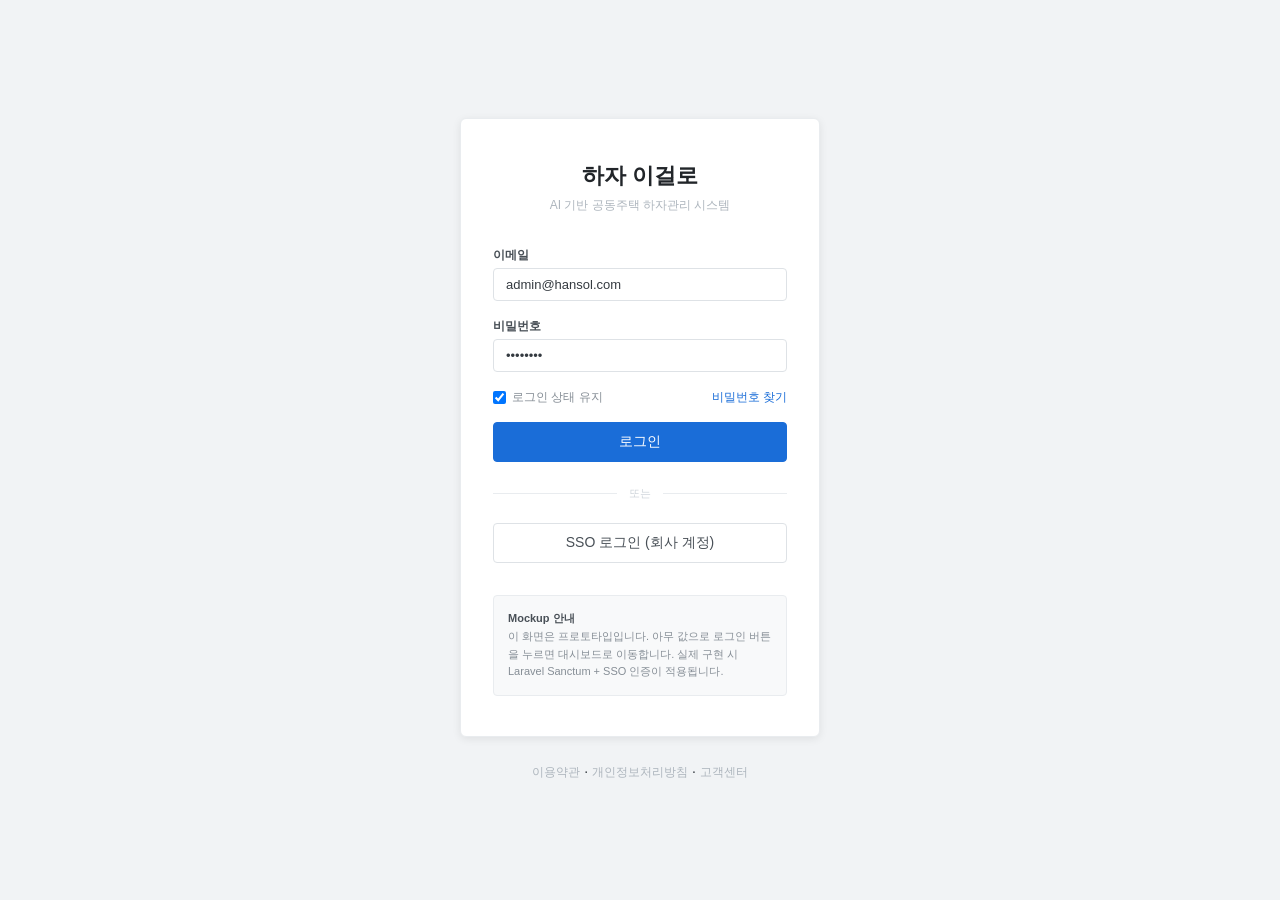
<file: mockup/index.html>
<!DOCTYPE html>
<html lang="ko">
<head>
  <meta charset="UTF-8">
  <meta name="viewport" content="width=device-width, initial-scale=1.0">
  <title>하자 이걸로 - 로그인</title>
  <link rel="stylesheet" href="styles.css">
  <style>
    body {
      background: var(--gray-100);
      display: flex;
      align-items: center;
      justify-content: center;
      min-height: 100vh;
    }
    .login-container {
      width: 100%;
      max-width: 400px;
      padding: 20px;
    }
    .login-card {
      background: #fff;
      border: 1px solid var(--gray-200);
      border-radius: var(--border-radius);
      box-shadow: var(--shadow-md);
      padding: 40px 32px;
    }
    .login-brand {
      text-align: center;
      margin-bottom: 32px;
    }
    .login-brand h1 {
      font-size: 22px;
      font-weight: 700;
      color: var(--gray-900);
      margin-bottom: 4px;
    }
    .login-brand .sub {
      font-size: 12px;
      color: var(--gray-500);
    }
    .login-divider {
      text-align: center;
      margin: 20px 0;
      position: relative;
    }
    .login-divider::before {
      content: '';
      position: absolute;
      left: 0;
      right: 0;
      top: 50%;
      height: 1px;
      background: var(--gray-200);
    }
    .login-divider span {
      background: #fff;
      padding: 0 12px;
      font-size: 11px;
      color: var(--gray-400);
      position: relative;
    }
    .login-footer {
      margin-top: 24px;
      text-align: center;
    }
    .login-footer a {
      font-size: 12px;
      color: var(--gray-500);
    }
    .login-info {
      margin-top: 24px;
      padding: 14px;
      background: var(--gray-50);
      border: 1px solid var(--gray-200);
      border-radius: var(--border-radius-sm);
      font-size: 11px;
      color: var(--gray-600);
      line-height: 1.6;
    }
    .login-info strong {
      color: var(--gray-700);
    }
    .checkbox-row {
      display: flex;
      align-items: center;
      justify-content: space-between;
      margin-bottom: 16px;
    }
    .checkbox-row label {
      display: flex;
      align-items: center;
      gap: 6px;
      font-size: 12px;
      color: var(--gray-600);
      cursor: pointer;
    }
    .checkbox-row a {
      font-size: 12px;
    }
  </style>
</head>
<body>
  <div class="login-container">
    <div class="login-card">
      <div class="login-brand">
        <h1>하자 이걸로</h1>
        <div class="sub">AI 기반 공동주택 하자관리 시스템</div>
      </div>

      <form id="loginForm" onsubmit="handleLogin(event)">
        <div class="form-group">
          <label class="form-label" for="email">이메일</label>
          <input type="email" id="email" class="form-input" placeholder="name@company.com" value="admin@hansol.com">
        </div>
        <div class="form-group">
          <label class="form-label" for="password">비밀번호</label>
          <input type="password" id="password" class="form-input" placeholder="비밀번호 입력" value="demo1234">
        </div>

        <div class="checkbox-row">
          <label>
            <input type="checkbox" checked> 로그인 상태 유지
          </label>
          <a href="#">비밀번호 찾기</a>
        </div>

        <button type="submit" class="btn btn-primary btn-lg w-full" id="loginBtn">
          로그인
        </button>
      </form>

      <div class="login-divider">
        <span>또는</span>
      </div>

      <button class="btn btn-secondary btn-lg w-full" onclick="handleLogin(event)" style="margin-bottom: 8px;">
        SSO 로그인 (회사 계정)
      </button>

      <div class="login-info">
        <strong>Mockup 안내</strong><br>
        이 화면은 프로토타입입니다. 아무 값으로 로그인 버튼을 누르면 대시보드로 이동합니다.
        실제 구현 시 Laravel Sanctum + SSO 인증이 적용됩니다.
      </div>
    </div>

    <div class="login-footer">
      <a href="#">이용약관</a> &middot; <a href="#">개인정보처리방침</a> &middot; <a href="#">고객센터</a>
    </div>
  </div>

  <script>
    function handleLogin(e) {
      e.preventDefault();
      const btn = document.getElementById('loginBtn');
      btn.innerHTML = '<span class="spinner"></span> 로그인 중...';
      btn.disabled = true;
      setTimeout(() => {
        window.location.href = 'dashboard.html';
      }, 800);
    }
  </script>
</body>
</html>
</file>
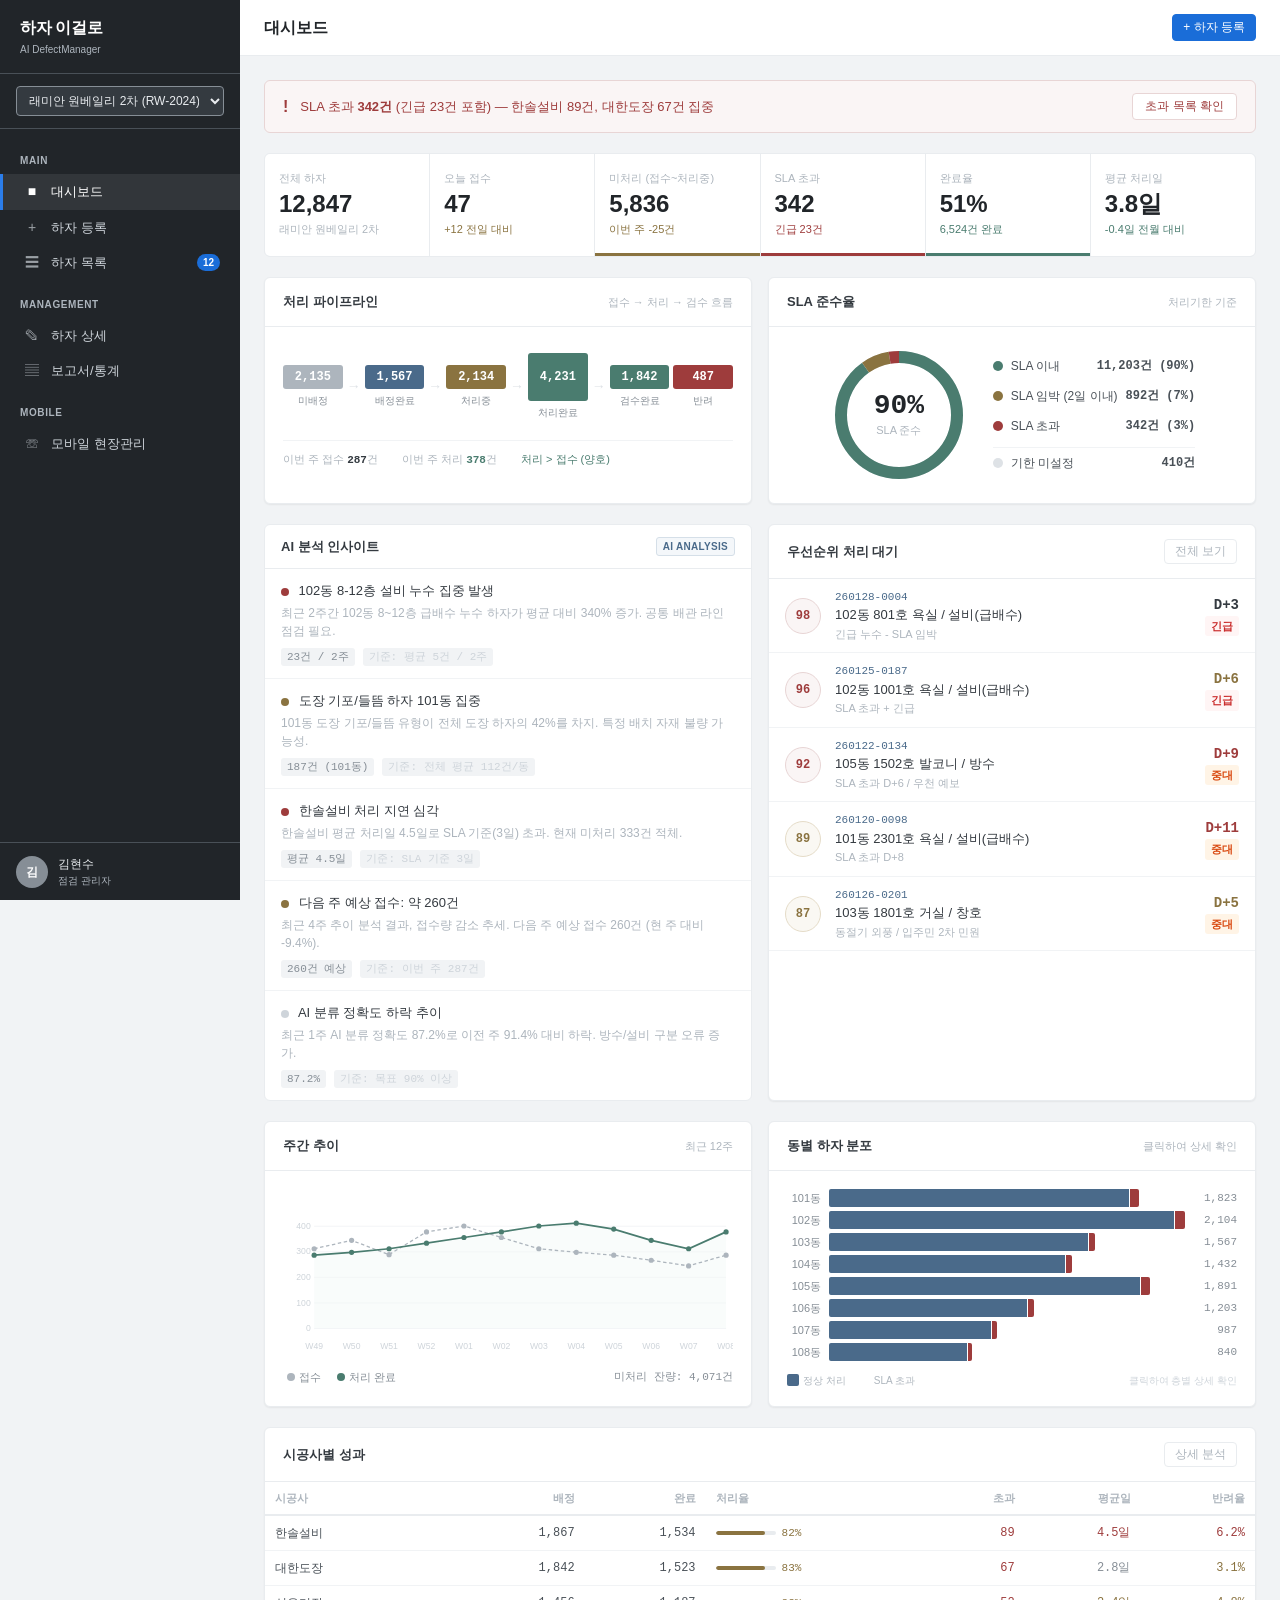
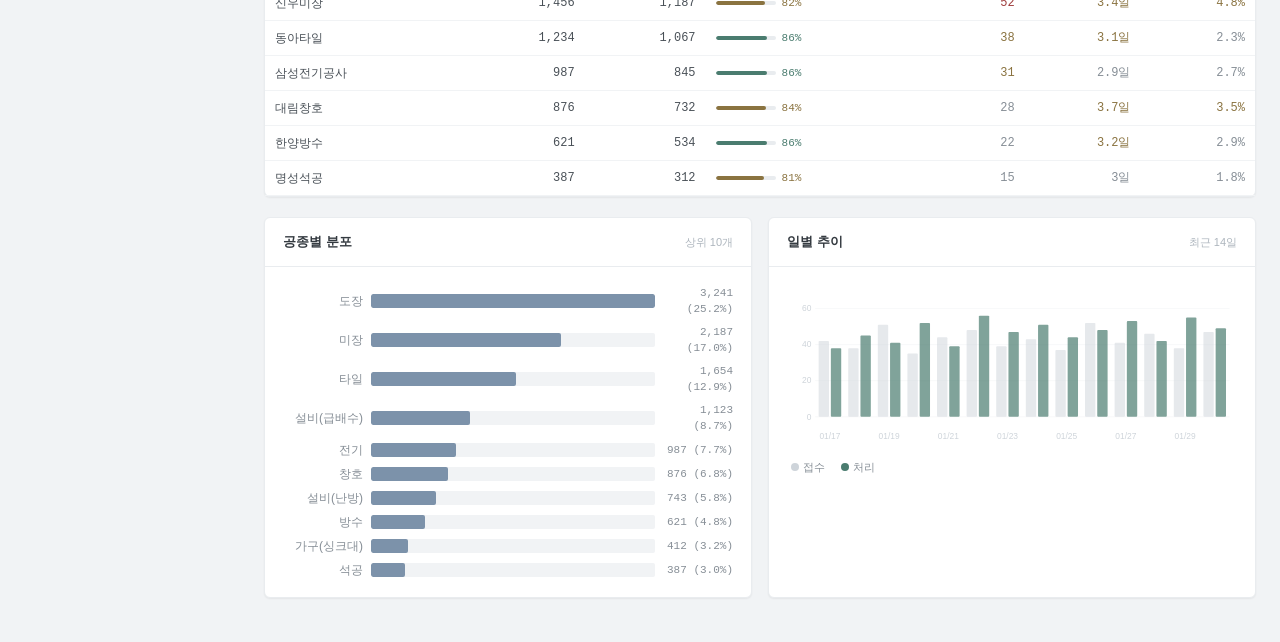
<file: mockup/dashboard.html>
<!DOCTYPE html>
<html lang="ko">
<head>
  <meta charset="UTF-8">
  <meta name="viewport" content="width=device-width, initial-scale=1.0">
  <title>하자 이걸로 - 대시보드</title>
  <link rel="stylesheet" href="styles.css">
  <style>
    /* ============================================
       Dashboard v2 - 10K Scale Analytics
       Monochrome base + 4 muted semantic colors
       ============================================ */
    :root {
      --d-danger: #9e3c3c;
      --d-danger-bg: #faf5f5;
      --d-danger-border: #e8d5d5;
      --d-ok: #4a7c6f;
      --d-ok-bg: #f4f9f7;
      --d-ok-border: #d5e5df;
      --d-warn: #8a7340;
      --d-warn-bg: #faf8f3;
      --d-warn-border: #e5dcc8;
      --d-info: #4a6a8a;
      --d-info-bg: #f4f7fa;
      --d-info-border: #d5dfe8;
    }

    /* KPI Strip */
    .kpi-strip {
      display: grid;
      grid-template-columns: repeat(6, 1fr);
      gap: 1px;
      background: var(--gray-200);
      border: 1px solid var(--gray-200);
      border-radius: var(--border-radius);
      overflow: hidden;
      margin-bottom: 20px;
    }
    .kpi-item {
      background: #fff;
      padding: 16px 14px;
      cursor: pointer;
      transition: background 0.15s;
      position: relative;
    }
    .kpi-item:hover { background: var(--gray-50); }
    .kpi-item .kpi-label {
      font-size: 11px;
      color: var(--gray-500);
      margin-bottom: 4px;
      white-space: nowrap;
    }
    .kpi-item .kpi-value {
      font-size: 24px;
      font-weight: 700;
      color: var(--gray-900);
      line-height: 1.1;
      font-variant-numeric: tabular-nums;
    }
    .kpi-item .kpi-sub {
      font-size: 11px;
      margin-top: 4px;
      color: var(--gray-500);
    }
    .kpi-item .kpi-sub.danger { color: var(--d-danger); }
    .kpi-item .kpi-sub.ok { color: var(--d-ok); }
    .kpi-item .kpi-sub.warn { color: var(--d-warn); }
    .kpi-item.highlight-danger { border-bottom: 3px solid var(--d-danger); }
    .kpi-item.highlight-ok { border-bottom: 3px solid var(--d-ok); }
    .kpi-item.highlight-warn { border-bottom: 3px solid var(--d-warn); }

    /* Alert banner */
    .alert-banner {
      display: flex;
      align-items: center;
      gap: 12px;
      padding: 12px 18px;
      background: var(--d-danger-bg);
      border: 1px solid var(--d-danger-border);
      border-radius: var(--border-radius);
      margin-bottom: 20px;
    }
    .alert-banner .alert-icon {
      font-size: 16px;
      color: var(--d-danger);
      font-weight: 700;
      flex-shrink: 0;
    }
    .alert-banner .alert-text {
      font-size: 13px;
      color: var(--d-danger);
      flex: 1;
    }
    .alert-banner .alert-action {
      font-size: 12px;
      color: var(--d-danger);
      border: 1px solid var(--d-danger-border);
      background: #fff;
      padding: 4px 12px;
      border-radius: var(--border-radius-sm);
      cursor: pointer;
      white-space: nowrap;
    }
    .alert-banner .alert-action:hover { background: var(--d-danger-bg); }

    /* Section */
    .dash-section {
      margin-bottom: 20px;
    }
    .dash-section-header {
      display: flex;
      justify-content: space-between;
      align-items: center;
      margin-bottom: 10px;
    }
    .dash-section-header h3 {
      font-size: 13px;
      font-weight: 600;
      color: var(--gray-800);
    }
    .section-action {
      font-size: 12px;
      color: var(--gray-500);
      cursor: pointer;
      border: 1px solid var(--gray-200);
      padding: 3px 10px;
      border-radius: var(--border-radius-sm);
      background: #fff;
    }
    .section-action:hover { background: var(--gray-50); color: var(--gray-700); text-decoration: none; }

    /* Two column layout */
    .dash-grid-2 {
      display: grid;
      grid-template-columns: 1fr 1fr;
      gap: 16px;
      margin-bottom: 20px;
    }
    .dash-grid-2-1 {
      display: grid;
      grid-template-columns: 2fr 1fr;
      gap: 16px;
      margin-bottom: 20px;
    }
    .dash-grid-1-2 {
      display: grid;
      grid-template-columns: 1fr 2fr;
      gap: 16px;
      margin-bottom: 20px;
    }

    /* AI Insights panel */
    .ai-insights-panel {
      background: #fff;
      border: 1px solid var(--gray-200);
      border-radius: var(--border-radius);
    }
    .ai-insights-header {
      padding: 12px 16px;
      border-bottom: 1px solid var(--gray-200);
      display: flex;
      justify-content: space-between;
      align-items: center;
    }
    .ai-insights-header h3 {
      font-size: 13px;
      font-weight: 600;
      color: var(--gray-800);
    }
    .ai-tag {
      font-size: 10px;
      font-weight: 600;
      color: var(--d-info);
      background: var(--d-info-bg);
      border: 1px solid var(--d-info-border);
      padding: 1px 6px;
      border-radius: 3px;
      letter-spacing: 0.03em;
    }
    .insight-item {
      padding: 12px 16px;
      border-bottom: 1px solid var(--gray-100);
      cursor: pointer;
      transition: background 0.15s;
    }
    .insight-item:last-child { border-bottom: none; }
    .insight-item:hover { background: var(--gray-50); }
    .insight-item .insight-severity {
      display: inline-block;
      width: 8px;
      height: 8px;
      border-radius: 50%;
      margin-right: 6px;
      vertical-align: middle;
    }
    .insight-item .insight-severity.high { background: var(--d-danger); }
    .insight-item .insight-severity.medium { background: var(--d-warn); }
    .insight-item .insight-severity.low { background: var(--gray-400); }
    .insight-item .insight-title {
      font-size: 13px;
      font-weight: 500;
      color: var(--gray-800);
      margin-bottom: 3px;
    }
    .insight-item .insight-desc {
      font-size: 12px;
      color: var(--gray-500);
      line-height: 1.5;
    }
    .insight-item .insight-metric {
      display: inline-flex;
      align-items: center;
      gap: 4px;
      font-size: 11px;
      font-family: var(--font-mono);
      color: var(--gray-600);
      background: var(--gray-100);
      padding: 1px 6px;
      border-radius: 3px;
      margin-top: 4px;
    }

    /* Building Heatmap Grid */
    .heatmap-grid {
      display: grid;
      gap: 2px;
    }
    .heatmap-cell {
      aspect-ratio: 1;
      border-radius: 2px;
      cursor: pointer;
      transition: transform 0.1s;
      position: relative;
    }
    .heatmap-cell:hover {
      transform: scale(1.3);
      z-index: 2;
      box-shadow: 0 0 0 1px var(--gray-400);
    }
    .heatmap-legend {
      display: flex;
      align-items: center;
      gap: 4px;
      margin-top: 8px;
      font-size: 10px;
      color: var(--gray-500);
    }
    .heatmap-legend-box {
      width: 12px;
      height: 12px;
      border-radius: 2px;
    }

    /* Building summary row */
    .building-summary {
      display: flex;
      gap: 2px;
      margin-bottom: 4px;
      align-items: center;
    }
    .building-label {
      width: 40px;
      font-size: 11px;
      font-weight: 500;
      color: var(--gray-600);
      text-align: right;
      padding-right: 6px;
      flex-shrink: 0;
    }
    .building-bar-container {
      flex: 1;
      display: flex;
      gap: 1px;
      height: 18px;
      cursor: pointer;
    }
    .building-bar-container:hover { opacity: 0.85; }
    .building-count {
      width: 50px;
      font-size: 11px;
      font-family: var(--font-mono);
      color: var(--gray-600);
      text-align: right;
      flex-shrink: 0;
      padding-left: 6px;
    }

    /* Trend chart (SVG based) */
    .trend-chart-container {
      position: relative;
      padding: 8px 0;
    }
    .trend-chart-container svg {
      width: 100%;
      display: block;
    }
    .trend-axis-label {
      font-size: 10px;
      color: var(--gray-500);
    }
    .trend-legend {
      display: flex;
      gap: 16px;
      margin-top: 8px;
      padding-left: 4px;
    }
    .trend-legend-item {
      display: flex;
      align-items: center;
      gap: 4px;
      font-size: 11px;
      color: var(--gray-600);
    }
    .trend-legend-dot {
      width: 8px;
      height: 8px;
      border-radius: 50%;
    }

    /* Priority Queue */
    .priority-item {
      display: grid;
      grid-template-columns: 40px 1fr auto;
      align-items: center;
      gap: 10px;
      padding: 10px 16px;
      border-bottom: 1px solid var(--gray-100);
      cursor: pointer;
      transition: background 0.15s;
    }
    .priority-item:hover { background: var(--gray-50); }
    .priority-item:last-child { border-bottom: none; }
    .priority-score {
      width: 36px;
      height: 36px;
      border-radius: 50%;
      display: flex;
      align-items: center;
      justify-content: center;
      font-size: 12px;
      font-weight: 700;
      font-family: var(--font-mono);
    }
    .priority-score.critical { background: var(--d-danger-bg); color: var(--d-danger); border: 1.5px solid var(--d-danger-border); }
    .priority-score.high { background: var(--d-warn-bg); color: var(--d-warn); border: 1.5px solid var(--d-warn-border); }
    .priority-score.medium { background: var(--d-info-bg); color: var(--d-info); border: 1.5px solid var(--d-info-border); }
    .priority-info .pi-id {
      font-family: var(--font-mono);
      font-size: 11px;
      color: var(--d-info);
    }
    .priority-info .pi-location {
      font-size: 13px;
      font-weight: 500;
      color: var(--gray-800);
    }
    .priority-info .pi-reason {
      font-size: 11px;
      color: var(--gray-500);
      margin-top: 1px;
    }
    .priority-days {
      text-align: right;
    }
    .priority-days .pd-value {
      font-size: 14px;
      font-weight: 600;
      font-family: var(--font-mono);
    }
    .priority-days .pd-value.overdue { color: var(--d-danger); }
    .priority-days .pd-value.warning { color: var(--d-warn); }
    .priority-days .pd-label {
      font-size: 10px;
      color: var(--gray-500);
    }

    /* Processing Pipeline */
    .pipeline-flow {
      display: flex;
      align-items: center;
      gap: 4px;
      padding: 8px 0;
    }
    .pipeline-stage {
      flex: 1;
      text-align: center;
      cursor: pointer;
      transition: transform 0.15s;
    }
    .pipeline-stage:hover { transform: translateY(-2px); }
    .pipeline-bar {
      height: 32px;
      border-radius: 3px;
      display: flex;
      align-items: center;
      justify-content: center;
      font-size: 12px;
      font-weight: 600;
      font-family: var(--font-mono);
      color: #fff;
      margin-bottom: 4px;
      min-width: 0;
    }
    .pipeline-label {
      font-size: 10px;
      color: var(--gray-600);
      white-space: nowrap;
    }
    .pipeline-arrow {
      color: var(--gray-300);
      font-size: 14px;
      flex-shrink: 0;
    }

    /* Contractor table */
    .contractor-perf-table {
      width: 100%;
      border-collapse: collapse;
    }
    .contractor-perf-table th {
      font-size: 11px;
      font-weight: 600;
      color: var(--gray-500);
      text-align: left;
      padding: 8px 10px;
      border-bottom: 2px solid var(--gray-200);
      white-space: nowrap;
    }
    .contractor-perf-table th.num { text-align: right; }
    .contractor-perf-table td {
      font-size: 12px;
      padding: 8px 10px;
      border-bottom: 1px solid var(--gray-100);
      color: var(--gray-700);
    }
    .contractor-perf-table td.num {
      text-align: right;
      font-family: var(--font-mono);
      font-size: 12px;
    }
    .contractor-perf-table tbody tr { cursor: pointer; transition: background 0.15s; }
    .contractor-perf-table tbody tr:hover { background: var(--gray-50); }
    .perf-bar-wrap {
      display: flex;
      align-items: center;
      gap: 6px;
    }
    .perf-bar {
      width: 60px;
      height: 4px;
      background: var(--gray-200);
      border-radius: 2px;
      overflow: hidden;
      flex-shrink: 0;
    }
    .perf-bar-fill {
      height: 100%;
      border-radius: 2px;
    }

    /* SLA Gauge */
    .sla-gauge-wrap {
      display: flex;
      align-items: center;
      justify-content: center;
      padding: 16px;
    }
    .sla-ring {
      position: relative;
      width: 140px;
      height: 140px;
    }
    .sla-ring svg {
      transform: rotate(-90deg);
    }
    .sla-ring-center {
      position: absolute;
      inset: 0;
      display: flex;
      flex-direction: column;
      align-items: center;
      justify-content: center;
    }
    .sla-ring-value {
      font-size: 28px;
      font-weight: 700;
      color: var(--gray-900);
      line-height: 1;
      font-family: var(--font-mono);
    }
    .sla-ring-label {
      font-size: 11px;
      color: var(--gray-500);
      margin-top: 2px;
    }
    .sla-detail-list {
      margin-left: 24px;
    }
    .sla-detail-item {
      display: flex;
      align-items: center;
      gap: 8px;
      padding: 6px 0;
      font-size: 12px;
      color: var(--gray-700);
    }
    .sla-dot {
      width: 10px;
      height: 10px;
      border-radius: 50%;
      flex-shrink: 0;
    }
    .sla-detail-item .sla-val {
      font-weight: 600;
      font-family: var(--font-mono);
      margin-left: auto;
    }

    /* Drill-down popup */
    .drill-overlay {
      display: none;
      position: fixed;
      inset: 0;
      background: rgba(33,37,41,0.45);
      z-index: 200;
      align-items: center;
      justify-content: center;
    }
    .drill-overlay.active { display: flex; }
    .drill-popup {
      background: #fff;
      border-radius: var(--border-radius);
      box-shadow: var(--shadow-lg);
      width: 90%;
      max-width: 640px;
      max-height: 80vh;
      overflow-y: auto;
    }
    .drill-header {
      padding: 14px 18px;
      border-bottom: 1px solid var(--gray-200);
      display: flex;
      align-items: center;
      justify-content: space-between;
    }
    .drill-header h3 {
      font-size: 14px;
      font-weight: 600;
      color: var(--gray-800);
    }
    .drill-close {
      background: none;
      border: none;
      font-size: 18px;
      color: var(--gray-400);
      cursor: pointer;
      padding: 4px 8px;
    }
    .drill-close:hover { color: var(--gray-700); }
    .drill-body {
      padding: 16px 18px;
    }
    .drill-footer {
      padding: 10px 18px;
      border-top: 1px solid var(--gray-200);
      background: var(--gray-50);
      display: flex;
      justify-content: flex-end;
      gap: 8px;
    }

    /* Drill list item */
    .drill-list-item {
      display: flex;
      align-items: center;
      gap: 10px;
      padding: 8px 0;
      border-bottom: 1px solid var(--gray-100);
      font-size: 12px;
      color: var(--gray-700);
    }
    .drill-list-item:last-child { border-bottom: none; }

    /* Responsive */
    @media (max-width: 1024px) {
      .kpi-strip { grid-template-columns: repeat(3, 1fr); }
      .dash-grid-2, .dash-grid-2-1, .dash-grid-1-2 { grid-template-columns: 1fr; }
    }
    @media (max-width: 768px) {
      .kpi-strip { grid-template-columns: repeat(2, 1fr); }
      .pipeline-flow { flex-wrap: wrap; }
      .pipeline-arrow { display: none; }
    }
  </style>
</head>
<body>
  <div class="app-layout">
    <aside class="sidebar" id="sidebar"></aside>
    <div class="sidebar-overlay" id="sidebarOverlay"></div>

    <div class="main-content">
      <header class="top-header" id="topHeader"></header>

      <div class="page-body">
        <!-- Alert banner (overdue / critical) -->
        <div class="alert-banner" id="alertBanner"></div>

        <!-- KPI Strip -->
        <div class="kpi-strip" id="kpiStrip"></div>

        <!-- Row 1: Processing Pipeline + SLA Gauge -->
        <div class="dash-grid-2">
          <div class="card">
            <div class="card-header">
              <h3>처리 파이프라인</h3>
              <span class="text-xs text-muted">접수 → 처리 → 검수 흐름</span>
            </div>
            <div class="card-body" id="pipelineChart"></div>
          </div>
          <div class="card">
            <div class="card-header">
              <h3>SLA 준수율</h3>
              <span class="text-xs text-muted">처리기한 기준</span>
            </div>
            <div class="card-body" id="slaGauge" style="display: flex; align-items: center; justify-content: center;"></div>
          </div>
        </div>

        <!-- Row 2: AI Insights + Priority Queue -->
        <div class="dash-grid-2">
          <div class="ai-insights-panel">
            <div class="ai-insights-header">
              <h3>AI 분석 인사이트</h3>
              <span class="ai-tag">AI ANALYSIS</span>
            </div>
            <div id="aiInsights"></div>
          </div>
          <div class="card">
            <div class="card-header">
              <h3>우선순위 처리 대기</h3>
              <button class="section-action" onclick="showDrill('priority-all')">전체 보기</button>
            </div>
            <div id="priorityQueue" style="max-height: 380px; overflow-y: auto;"></div>
          </div>
        </div>

        <!-- Row 3: Weekly Trend + Building Heatmap -->
        <div class="dash-grid-2">
          <div class="card">
            <div class="card-header">
              <h3>주간 추이</h3>
              <span class="text-xs text-muted">최근 12주</span>
            </div>
            <div class="card-body" id="weeklyTrend"></div>
          </div>
          <div class="card">
            <div class="card-header">
              <h3>동별 하자 분포</h3>
              <span class="text-xs text-muted">클릭하여 상세 확인</span>
            </div>
            <div class="card-body" id="buildingDistribution"></div>
          </div>
        </div>

        <!-- Row 4: Contractor Performance -->
        <div class="dash-section">
          <div class="card">
            <div class="card-header">
              <h3>시공사별 성과</h3>
              <button class="section-action" onclick="showDrill('contractor-all')">상세 분석</button>
            </div>
            <div style="overflow-x: auto;">
              <table class="contractor-perf-table" id="contractorTable"></table>
            </div>
          </div>
        </div>

        <!-- Row 5: Work type breakdown + Daily trend -->
        <div class="dash-grid-2">
          <div class="card">
            <div class="card-header">
              <h3>공종별 분포</h3>
              <span class="text-xs text-muted">상위 10개</span>
            </div>
            <div class="card-body" id="workTypeBreakdown"></div>
          </div>
          <div class="card">
            <div class="card-header">
              <h3>일별 추이</h3>
              <span class="text-xs text-muted">최근 14일</span>
            </div>
            <div class="card-body" id="dailyTrend"></div>
          </div>
        </div>

      </div>
    </div>
  </div>

  <!-- Drill-down popup -->
  <div class="drill-overlay" id="drillOverlay" onclick="if(event.target===this)closeDrill()">
    <div class="drill-popup">
      <div class="drill-header">
        <h3 id="drillTitle"></h3>
        <button class="drill-close" onclick="closeDrill()">X</button>
      </div>
      <div class="drill-body" id="drillBody"></div>
      <div class="drill-footer" id="drillFooter"></div>
    </div>
  </div>

  <script src="mock-data.js"></script>
  <script src="app.js"></script>
  <script>
    const S = MOCK.scaledStats;

    document.addEventListener('DOMContentLoaded', () => {
      renderHeader('대시보드');
      renderAlertBanner();
      renderKPIStrip();
      renderPipeline();
      renderSLAGauge();
      renderAIInsights();
      renderPriorityQueue();
      renderWeeklyTrend();
      renderBuildingDistribution();
      renderContractorTable();
      renderWorkTypeBreakdown();
      renderDailyTrend();
    });

    // ============================================
    // Alert Banner
    // ============================================
    function renderAlertBanner() {
      const el = document.getElementById('alertBanner');
      const urgent = S.overdueBreakdown.bySeverity[4] || 0;
      const overdue = S.overdueCount;
      if (overdue > 0) {
        el.innerHTML = `
          <span class="alert-icon">!</span>
          <span class="alert-text">
            SLA 초과 <strong>${overdue}건</strong> (긴급 ${urgent}건 포함) &#8212;
            한솔설비 ${S.overdueBreakdown.byContractor['한솔설비']}건, 대한도장 ${S.overdueBreakdown.byContractor['대한도장']}건 집중
          </span>
          <button class="alert-action" onclick="showDrill('overdue')">초과 목록 확인</button>
        `;
      } else {
        el.style.display = 'none';
      }
    }

    // ============================================
    // KPI Strip
    // ============================================
    function renderKPIStrip() {
      const el = document.getElementById('kpiStrip');
      const proj = MOCK.currentProject;
      const dailyDelta = S.todayDelta >= 0 ? `+${S.todayDelta}` : S.todayDelta;
      const weekDelta = S.thisWeek - S.lastWeek;
      const weekDeltaStr = weekDelta >= 0 ? `+${weekDelta}` : weekDelta;
      const processDelta = (S.avgProcessDays - S.avgProcessDaysLastMonth).toFixed(1);
      const processDeltaStr = processDelta > 0 ? `+${processDelta}일` : `${processDelta}일`;

      el.innerHTML = `
        <div class="kpi-item" onclick="showDrill('total')">
          <div class="kpi-label">전체 하자</div>
          <div class="kpi-value">${S.total.toLocaleString()}</div>
          <div class="kpi-sub">${proj.name}</div>
        </div>
        <div class="kpi-item" onclick="showDrill('today')">
          <div class="kpi-label">오늘 접수</div>
          <div class="kpi-value">${S.today}</div>
          <div class="kpi-sub ${S.todayDelta > 0 ? 'warn' : 'ok'}">${dailyDelta} 전일 대비</div>
        </div>
        <div class="kpi-item highlight-warn" onclick="showDrill('open')">
          <div class="kpi-label">미처리 (접수~처리중)</div>
          <div class="kpi-value">${S.openCount.toLocaleString()}</div>
          <div class="kpi-sub warn">이번 주 ${weekDeltaStr}건</div>
        </div>
        <div class="kpi-item highlight-danger" onclick="showDrill('overdue')">
          <div class="kpi-label">SLA 초과</div>
          <div class="kpi-value">${S.overdueCount}</div>
          <div class="kpi-sub danger">긴급 ${S.overdueBreakdown.bySeverity[4]}건</div>
        </div>
        <div class="kpi-item highlight-ok" onclick="showDrill('completed')">
          <div class="kpi-label">완료율</div>
          <div class="kpi-value">${S.completionRate}%</div>
          <div class="kpi-sub ok">${S.completedCount.toLocaleString()}건 완료</div>
        </div>
        <div class="kpi-item" onclick="showDrill('process-time')">
          <div class="kpi-label">평균 처리일</div>
          <div class="kpi-value">${S.avgProcessDays}일</div>
          <div class="kpi-sub ${parseFloat(processDelta) < 0 ? 'ok' : 'warn'}">${processDeltaStr} 전월 대비</div>
        </div>
      `;
    }

    // ============================================
    // Processing Pipeline
    // ============================================
    function renderPipeline() {
      const el = document.getElementById('pipelineChart');
      const p = S.pipeline;
      const stages = [
        { label: '미배정', count: p.unassigned, color: 'var(--gray-500)' },
        { label: '배정완료', count: p.assigned, color: 'var(--d-info)' },
        { label: '처리중', count: p.inProgress, color: 'var(--d-warn)' },
        { label: '처리완료', count: p.awaitingVerification, color: 'var(--d-ok)' },
        { label: '검수완료', count: p.verified, color: '#4a7c6f' },
        { label: '반려', count: p.rejected, color: 'var(--d-danger)' },
      ];

      const maxCount = Math.max(...stages.map(s => s.count));
      let html = '<div class="pipeline-flow">';
      stages.forEach((s, i) => {
        const h = Math.max(24, Math.round(s.count / maxCount * 48));
        html += `
          <div class="pipeline-stage" onclick="showDrill('pipeline-${s.label}')">
            <div class="pipeline-bar" style="height: ${h}px; background: ${s.color};">${s.count.toLocaleString()}</div>
            <div class="pipeline-label">${s.label}</div>
          </div>
        `;
        if (i < stages.length - 2) {
          html += '<span class="pipeline-arrow">&#8594;</span>';
        } else if (i === stages.length - 2) {
          // space before rejected
        }
      });
      html += '</div>';

      // Throughput metrics
      const lastWeekCompleted = S.weeklyTrend[S.weeklyTrend.length - 1].completed;
      const lastWeekReg = S.weeklyTrend[S.weeklyTrend.length - 1].registered;
      html += `
        <div style="display: flex; gap: 24px; margin-top: 12px; padding-top: 10px; border-top: 1px solid var(--gray-100);">
          <div style="font-size: 11px; color: var(--gray-500);">
            이번 주 접수 <strong style="color: var(--gray-800); font-family: var(--font-mono);">${lastWeekReg}</strong>건
          </div>
          <div style="font-size: 11px; color: var(--gray-500);">
            이번 주 처리 <strong style="color: var(--d-ok); font-family: var(--font-mono);">${lastWeekCompleted}</strong>건
          </div>
          <div style="font-size: 11px; color: ${lastWeekCompleted >= lastWeekReg ? 'var(--d-ok)' : 'var(--d-warn)'};">
            ${lastWeekCompleted >= lastWeekReg ? '처리 > 접수 (양호)' : '접수 > 처리 (적체 증가)'}
          </div>
        </div>
      `;

      el.innerHTML = html;
    }

    // ============================================
    // SLA Gauge
    // ============================================
    function renderSLAGauge() {
      const el = document.getElementById('slaGauge');
      const sla = S.sla;
      const total = sla.withinSLA + sla.nearSLA + sla.overSLA;
      const slaRate = Math.round(sla.withinSLA / total * 100);
      const r = 58, c = 2 * Math.PI * r;

      const segments = [
        { count: sla.withinSLA, color: 'var(--d-ok)', label: 'SLA 이내', pct: Math.round(sla.withinSLA/total*100) },
        { count: sla.nearSLA, color: 'var(--d-warn)', label: 'SLA 임박 (2일 이내)', pct: Math.round(sla.nearSLA/total*100) },
        { count: sla.overSLA, color: 'var(--d-danger)', label: 'SLA 초과', pct: Math.round(sla.overSLA/total*100) },
      ];

      let offset = 0;
      let rings = '';
      segments.forEach(seg => {
        const len = (seg.count / total) * c;
        rings += `<circle cx="70" cy="70" r="${r}" fill="none" stroke="${seg.color}" stroke-width="12" stroke-dasharray="${len} ${c - len}" stroke-dashoffset="-${offset}" />`;
        offset += len;
      });

      let html = `
        <div class="sla-ring">
          <svg viewBox="0 0 140 140" width="140" height="140">
            <circle cx="70" cy="70" r="${r}" fill="none" stroke="var(--gray-200)" stroke-width="12" />
            ${rings}
          </svg>
          <div class="sla-ring-center">
            <div class="sla-ring-value">${slaRate}%</div>
            <div class="sla-ring-label">SLA 준수</div>
          </div>
        </div>
        <div class="sla-detail-list">
      `;
      segments.forEach(seg => {
        html += `
          <div class="sla-detail-item">
            <span class="sla-dot" style="background: ${seg.color};"></span>
            <span>${seg.label}</span>
            <span class="sla-val">${seg.count.toLocaleString()}건 (${seg.pct}%)</span>
          </div>
        `;
      });
      html += `
          <div class="sla-detail-item" style="margin-top: 6px; padding-top: 6px; border-top: 1px solid var(--gray-100);">
            <span class="sla-dot" style="background: var(--gray-300);"></span>
            <span>기한 미설정</span>
            <span class="sla-val">${sla.noDeadline.toLocaleString()}건</span>
          </div>
        </div>
      `;

      el.innerHTML = html;
    }

    // ============================================
    // AI Insights
    // ============================================
    function renderAIInsights() {
      const el = document.getElementById('aiInsights');
      let html = '';
      S.aiInsights.forEach((insight, i) => {
        html += `
          <div class="insight-item" onclick="showDrill('insight-${i}')">
            <div class="insight-title">
              <span class="insight-severity ${insight.severity}"></span>
              ${insight.title}
            </div>
            <div class="insight-desc">${insight.description.substring(0, 80)}${insight.description.length > 80 ? '...' : ''}</div>
            <div style="display: flex; gap: 8px; margin-top: 4px;">
              <span class="insight-metric">${insight.metric}</span>
              <span class="insight-metric" style="color: var(--gray-400);">기준: ${insight.baseline}</span>
            </div>
          </div>
        `;
      });
      el.innerHTML = html;
    }

    // ============================================
    // Priority Queue
    // ============================================
    function renderPriorityQueue() {
      const el = document.getElementById('priorityQueue');
      let html = '';
      S.priorityQueue.forEach(item => {
        const scoreClass = item.score >= 90 ? 'critical' : item.score >= 75 ? 'high' : 'medium';
        const daysClass = item.daysOpen > 7 ? 'overdue' : item.daysOpen > 3 ? 'warning' : '';
        html += `
          <div class="priority-item" onclick="location.href='defect-detail.html?id=${item.id}'">
            <div class="priority-score ${scoreClass}">${item.score}</div>
            <div class="priority-info">
              <div class="pi-id">${item.receiptNumber}</div>
              <div class="pi-location">${item.building}동 ${item.unit}호 ${item.room} / ${item.workType}</div>
              <div class="pi-reason">${item.reason}</div>
            </div>
            <div class="priority-days">
              <div class="pd-value ${daysClass}">D+${item.daysOpen}</div>
              <div class="pd-label">${severityBadge(item.severity)}</div>
            </div>
          </div>
        `;
      });
      el.innerHTML = html;
    }

    // ============================================
    // Weekly Trend (SVG Line Chart)
    // ============================================
    function renderWeeklyTrend() {
      const el = document.getElementById('weeklyTrend');
      const data = S.weeklyTrend;
      const W = 520, H = 180, padL = 36, padR = 8, padT = 12, padB = 28;
      const chartW = W - padL - padR;
      const chartH = H - padT - padB;

      const maxVal = Math.max(...data.map(d => Math.max(d.registered, d.completed))) * 1.15;

      function x(i) { return padL + (i / (data.length - 1)) * chartW; }
      function y(v) { return padT + chartH - (v / maxVal) * chartH; }

      let regPath = data.map((d, i) => `${i === 0 ? 'M' : 'L'}${x(i).toFixed(1)},${y(d.registered).toFixed(1)}`).join(' ');
      let compPath = data.map((d, i) => `${i === 0 ? 'M' : 'L'}${x(i).toFixed(1)},${y(d.completed).toFixed(1)}`).join(' ');

      // Area under completed
      let compArea = `M${x(0).toFixed(1)},${y(0).toFixed(1)} ` +
        data.map((d, i) => `L${x(i).toFixed(1)},${y(d.completed).toFixed(1)}`).join(' ') +
        ` L${x(data.length-1).toFixed(1)},${y(0).toFixed(1)} Z`;

      let gridLines = '';
      for (let v = 0; v <= maxVal; v += 100) {
        const yy = y(v);
        gridLines += `<line x1="${padL}" y1="${yy}" x2="${W - padR}" y2="${yy}" stroke="var(--gray-100)" stroke-width="1"/>`;
        gridLines += `<text x="${padL - 4}" y="${yy + 3}" text-anchor="end" class="trend-axis-label" fill="var(--gray-400)" font-size="10">${v}</text>`;
      }

      let xLabels = data.map((d, i) =>
        `<text x="${x(i)}" y="${H - 4}" text-anchor="middle" class="trend-axis-label" fill="var(--gray-400)" font-size="10">${d.week}</text>`
      ).join('');

      let dots = data.map((d, i) =>
        `<circle cx="${x(i)}" cy="${y(d.registered)}" r="3" fill="var(--gray-500)" />` +
        `<circle cx="${x(i)}" cy="${y(d.completed)}" r="3" fill="var(--d-ok)" />`
      ).join('');

      el.innerHTML = `
        <div class="trend-chart-container">
          <svg viewBox="0 0 ${W} ${H}" preserveAspectRatio="xMidYMid meet">
            ${gridLines}
            <path d="${compArea}" fill="var(--d-ok-bg)" opacity="0.5"/>
            <path d="${regPath}" fill="none" stroke="var(--gray-500)" stroke-width="1.5" stroke-dasharray="4,3"/>
            <path d="${compPath}" fill="none" stroke="var(--d-ok)" stroke-width="2"/>
            ${dots}
            ${xLabels}
          </svg>
        </div>
        <div class="trend-legend">
          <div class="trend-legend-item"><span class="trend-legend-dot" style="background: var(--gray-500);"></span> 접수</div>
          <div class="trend-legend-item"><span class="trend-legend-dot" style="background: var(--d-ok);"></span> 처리 완료</div>
          <div class="trend-legend-item" style="margin-left: auto; font-family: var(--font-mono);">
            미처리 잔량: ${data[data.length-1].cumOpen.toLocaleString()}건
          </div>
        </div>
      `;
    }

    // ============================================
    // Building Distribution (Horizontal Bars with Proportional Segments)
    // ============================================
    function renderBuildingDistribution() {
      const el = document.getElementById('buildingDistribution');
      const hm = S.buildingHeatmap;
      const maxTotal = Math.max(...Object.values(hm).map(b => b.total));

      let html = '';
      Object.entries(hm).forEach(([bldg, data]) => {
        const normalPct = ((data.total - data.overdue) / maxTotal * 100).toFixed(1);
        const overduePct = (data.overdue / maxTotal * 100).toFixed(1);

        html += `
          <div class="building-summary" onclick="showDrill('building-${bldg}')">
            <span class="building-label">${bldg}동</span>
            <div class="building-bar-container">
              <div style="width: ${normalPct}%; background: var(--d-info); border-radius: 2px 0 0 2px; height: 100%;"></div>
              ${data.overdue > 0 ? `<div style="width: ${overduePct}%; background: var(--d-danger); border-radius: 0 2px 2px 0; height: 100%;"></div>` : ''}
            </div>
            <span class="building-count">${data.total.toLocaleString()}</span>
          </div>
        `;
      });

      html += `
        <div class="heatmap-legend" style="margin-top: 12px;">
          <span class="heatmap-legend-box" style="background: var(--d-info);"></span> 정상 처리
          <span style="margin-left: 8px;" class="heatmap-legend-box" style="background: var(--d-danger);"></span> SLA 초과
          <span style="margin-left: auto; font-size: 10px; color: var(--gray-400);">클릭하여 층별 상세 확인</span>
        </div>
      `;
      el.innerHTML = html;
    }

    // ============================================
    // Contractor Performance Table
    // ============================================
    function renderContractorTable() {
      const el = document.getElementById('contractorTable');
      const contractors = S.contractors.sort((a, b) => b.assigned - a.assigned);

      let html = `
        <thead>
          <tr>
            <th>시공사</th>
            <th class="num">배정</th>
            <th class="num">완료</th>
            <th>처리율</th>
            <th class="num">초과</th>
            <th class="num">평균일</th>
            <th class="num">반려율</th>
          </tr>
        </thead>
        <tbody>
      `;
      contractors.forEach(c => {
        const rate = Math.round(c.completed / c.assigned * 100);
        const rateColor = rate >= 85 ? 'var(--d-ok)' : rate >= 70 ? 'var(--d-warn)' : 'var(--d-danger)';
        const overdueColor = c.overdue > 50 ? 'var(--d-danger)' : c.overdue > 30 ? 'var(--d-warn)' : 'var(--gray-600)';
        const daysColor = c.avgDays > 4 ? 'var(--d-danger)' : c.avgDays > 3 ? 'var(--d-warn)' : 'var(--gray-600)';
        const rejectColor = c.rejectRate > 5 ? 'var(--d-danger)' : c.rejectRate > 3 ? 'var(--d-warn)' : 'var(--gray-600)';

        html += `
          <tr onclick="showDrill('contractor-${c.name}')">
            <td style="font-weight: 500;">${c.name}</td>
            <td class="num">${c.assigned.toLocaleString()}</td>
            <td class="num">${c.completed.toLocaleString()}</td>
            <td>
              <div class="perf-bar-wrap">
                <div class="perf-bar"><div class="perf-bar-fill" style="width: ${rate}%; background: ${rateColor};"></div></div>
                <span style="font-size: 11px; font-family: var(--font-mono); color: ${rateColor};">${rate}%</span>
              </div>
            </td>
            <td class="num" style="color: ${overdueColor}; font-weight: 500;">${c.overdue}</td>
            <td class="num" style="color: ${daysColor};">${c.avgDays}일</td>
            <td class="num" style="color: ${rejectColor};">${c.rejectRate}%</td>
          </tr>
        `;
      });
      html += '</tbody>';
      el.innerHTML = html;
    }

    // ============================================
    // Work Type Breakdown (Top 10 Horizontal)
    // ============================================
    function renderWorkTypeBreakdown() {
      const el = document.getElementById('workTypeBreakdown');
      const wt = S.workTypeCounts;
      const sorted = Object.entries(wt).sort((a, b) => b[1] - a[1]).slice(0, 10);
      const maxVal = sorted[0][1];

      let html = '<div style="display: flex; flex-direction: column; gap: 6px;">';
      sorted.forEach(([type, count]) => {
        const pct = Math.round(count / maxVal * 100);
        const totalPct = (count / S.total * 100).toFixed(1);
        html += `
          <div style="display: flex; align-items: center; gap: 8px; cursor: pointer;" onclick="showDrill('worktype-${type}')">
            <span style="width: 80px; font-size: 12px; color: var(--gray-600); text-align: right; flex-shrink: 0;">${type}</span>
            <div style="flex: 1; height: 14px; background: var(--gray-100); border-radius: 2px; overflow: hidden;">
              <div style="width: ${pct}%; height: 100%; background: var(--d-info); border-radius: 2px; opacity: 0.7;"></div>
            </div>
            <span style="width: 70px; font-size: 11px; font-family: var(--font-mono); color: var(--gray-600); text-align: right; flex-shrink: 0;">${count.toLocaleString()} (${totalPct}%)</span>
          </div>
        `;
      });
      html += '</div>';
      el.innerHTML = html;
    }

    // ============================================
    // Daily Trend (SVG Bars)
    // ============================================
    function renderDailyTrend() {
      const el = document.getElementById('dailyTrend');
      const data = S.dailyTrend;
      const W = 480, H = 160, padL = 30, padR = 8, padT = 8, padB = 28;
      const chartW = W - padL - padR;
      const chartH = H - padT - padB;
      const maxVal = Math.max(...data.map(d => Math.max(d.reg, d.comp))) * 1.15;
      const barW = chartW / data.length * 0.35;
      const gap = chartW / data.length;

      function yPos(v) { return padT + chartH - (v / maxVal) * chartH; }

      let bars = '';
      let labels = '';
      data.forEach((d, i) => {
        const cx = padL + gap * i + gap / 2;
        const regH = (d.reg / maxVal) * chartH;
        const compH = (d.comp / maxVal) * chartH;

        bars += `<rect x="${cx - barW - 1}" y="${yPos(d.reg)}" width="${barW}" height="${regH}" fill="var(--gray-400)" rx="1" opacity="0.5"/>`;
        bars += `<rect x="${cx + 1}" y="${yPos(d.comp)}" width="${barW}" height="${compH}" fill="var(--d-ok)" rx="1" opacity="0.7"/>`;
        if (i % 2 === 0) {
          labels += `<text x="${cx}" y="${H - 4}" text-anchor="middle" fill="var(--gray-400)" font-size="9">${d.date}</text>`;
        }
      });

      let gridLines = '';
      for (let v = 0; v <= maxVal; v += 20) {
        const yy = yPos(v);
        gridLines += `<line x1="${padL}" y1="${yy}" x2="${W - padR}" y2="${yy}" stroke="var(--gray-100)" stroke-width="0.5"/>`;
        if (v % 20 === 0) gridLines += `<text x="${padL - 4}" y="${yy + 3}" text-anchor="end" fill="var(--gray-400)" font-size="9">${v}</text>`;
      }

      el.innerHTML = `
        <div class="trend-chart-container">
          <svg viewBox="0 0 ${W} ${H}" preserveAspectRatio="xMidYMid meet">
            ${gridLines}
            ${bars}
            ${labels}
          </svg>
        </div>
        <div class="trend-legend">
          <div class="trend-legend-item"><span class="trend-legend-dot" style="background: var(--gray-400);"></span> 접수</div>
          <div class="trend-legend-item"><span class="trend-legend-dot" style="background: var(--d-ok);"></span> 처리</div>
        </div>
      `;
    }

    // ============================================
    // Drill-down Popup System
    // ============================================
    function showDrill(type) {
      const overlay = document.getElementById('drillOverlay');
      const title = document.getElementById('drillTitle');
      const body = document.getElementById('drillBody');
      const footer = document.getElementById('drillFooter');

      let titleText = '';
      let bodyHTML = '';
      let footerHTML = '<button class="btn btn-secondary btn-sm" onclick="closeDrill()">닫기</button>';

      if (type === 'overdue') {
        titleText = 'SLA 초과 하자 상세';
        const od = S.overdueBreakdown;
        bodyHTML = `
          <div style="margin-bottom: 16px;">
            <div style="font-size: 12px; color: var(--gray-600); margin-bottom: 8px; font-weight: 600;">기간별 분포</div>
            ${Object.entries(od.byDays).map(([range, count]) => `
              <div style="display: flex; align-items: center; gap: 8px; padding: 4px 0; font-size: 12px;">
                <span style="width: 60px; color: var(--gray-600);">${range}일</span>
                <div style="flex: 1; height: 10px; background: var(--gray-100); border-radius: 2px; overflow: hidden;">
                  <div style="width: ${Math.round(count/S.overdueCount*100)}%; height: 100%; background: var(--d-danger); opacity: 0.6; border-radius: 2px;"></div>
                </div>
                <span style="width: 40px; text-align: right; font-family: var(--font-mono); color: var(--gray-700);">${count}</span>
              </div>
            `).join('')}
          </div>
          <div style="margin-bottom: 16px;">
            <div style="font-size: 12px; color: var(--gray-600); margin-bottom: 8px; font-weight: 600;">심각도별</div>
            <div style="display: grid; grid-template-columns: repeat(4, 1fr); gap: 8px;">
              ${Object.entries(od.bySeverity).reverse().map(([sev, count]) => `
                <div style="text-align: center; padding: 8px; background: var(--gray-50); border-radius: 4px;">
                  <div style="font-size: 18px; font-weight: 700; font-family: var(--font-mono); color: var(--gray-800);">${count}</div>
                  <div style="font-size: 11px; color: var(--gray-500);">${severityBadge(parseInt(sev))}</div>
                </div>
              `).join('')}
            </div>
          </div>
          <div>
            <div style="font-size: 12px; color: var(--gray-600); margin-bottom: 8px; font-weight: 600;">시공사별</div>
            ${Object.entries(od.byContractor).sort((a,b) => b[1] - a[1]).map(([name, count]) => `
              <div style="display: flex; align-items: center; gap: 8px; padding: 4px 0; font-size: 12px;">
                <span style="width: 80px; color: var(--gray-600);">${name}</span>
                <div style="flex: 1; height: 8px; background: var(--gray-100); border-radius: 2px; overflow: hidden;">
                  <div style="width: ${Math.round(count/Math.max(...Object.values(od.byContractor))*100)}%; height: 100%; background: var(--d-danger); opacity: 0.5; border-radius: 2px;"></div>
                </div>
                <span style="width: 30px; text-align: right; font-family: var(--font-mono); font-size: 11px; color: var(--gray-700);">${count}</span>
              </div>
            `).join('')}
          </div>
        `;
        footerHTML = `
          <button class="btn btn-secondary btn-sm" onclick="closeDrill()">닫기</button>
          <button class="btn btn-primary btn-sm" onclick="closeDrill(); showToast('일괄 독촉 알림이 발송되었습니다.');">일괄 독촉 알림</button>
          <button class="btn btn-secondary btn-sm" onclick="location.href='defect-list.html'">목록에서 보기</button>
        `;
      }
      else if (type.startsWith('insight-')) {
        const idx = parseInt(type.split('-')[1]);
        const insight = S.aiInsights[idx];
        titleText = 'AI 인사이트 상세';
        bodyHTML = `
          <div style="margin-bottom: 12px;">
            <span class="insight-severity ${insight.severity}" style="display: inline-block; margin-right: 6px;"></span>
            <span style="font-size: 14px; font-weight: 600; color: var(--gray-800);">${insight.title}</span>
          </div>
          <div style="font-size: 13px; color: var(--gray-700); line-height: 1.7; margin-bottom: 16px;">${insight.description}</div>
          <div style="display: grid; grid-template-columns: 1fr 1fr; gap: 12px; margin-bottom: 16px;">
            <div style="padding: 12px; background: var(--gray-50); border-radius: 4px;">
              <div style="font-size: 11px; color: var(--gray-500);">현재 수치</div>
              <div style="font-size: 16px; font-weight: 600; font-family: var(--font-mono); color: var(--d-danger);">${insight.metric}</div>
            </div>
            <div style="padding: 12px; background: var(--gray-50); border-radius: 4px;">
              <div style="font-size: 11px; color: var(--gray-500);">기준치</div>
              <div style="font-size: 16px; font-weight: 600; font-family: var(--font-mono); color: var(--gray-700);">${insight.baseline}</div>
            </div>
          </div>
          <div style="padding: 12px; background: var(--d-info-bg); border: 1px solid var(--d-info-border); border-radius: 4px; margin-bottom: 12px;">
            <div style="font-size: 11px; font-weight: 600; color: var(--d-info); margin-bottom: 4px;">권장 조치</div>
            <div style="font-size: 13px; color: var(--gray-700);">${insight.recommendedAction}</div>
          </div>
          ${insight.affectedUnits ? `
            <div style="font-size: 12px; color: var(--gray-600);">
              <strong>영향 세대:</strong> ${insight.affectedUnits.join(', ')}호
            </div>
          ` : ''}
          <div style="font-size: 11px; color: var(--gray-400); margin-top: 8px;">탐지 시각: ${insight.detectedAt}</div>
        `;
        footerHTML = `
          <button class="btn btn-secondary btn-sm" onclick="closeDrill()">닫기</button>
          <button class="btn btn-primary btn-sm" onclick="closeDrill(); showToast('조치가 요청되었습니다.');">조치 요청</button>
        `;
      }
      else if (type.startsWith('building-')) {
        const bldg = type.split('-')[1];
        const data = S.buildingHeatmap[bldg];
        titleText = `${bldg}동 층별 하자 분포`;
        const maxFloor = Math.max(...data.byFloor);
        bodyHTML = `
          <div style="margin-bottom: 12px; display: flex; gap: 16px; font-size: 12px; color: var(--gray-600);">
            <span>총 하자: <strong style="font-family: var(--font-mono);">${data.total.toLocaleString()}</strong>건</span>
            <span>SLA 초과: <strong style="font-family: var(--font-mono); color: var(--d-danger);">${data.overdue}</strong>건</span>
            <span>평균 처리: <strong style="font-family: var(--font-mono);">${data.avgDays}</strong>일</span>
          </div>
          <div style="display: flex; flex-direction: column; gap: 2px;">
            ${data.byFloor.map((count, i) => {
              const floor = i + 1;
              const pct = Math.round(count / maxFloor * 100);
              const intensity = count > maxFloor * 0.8 ? 'var(--d-danger)' : count > maxFloor * 0.5 ? 'var(--d-warn)' : 'var(--d-info)';
              return `
                <div style="display: flex; align-items: center; gap: 6px;">
                  <span style="width: 28px; font-size: 11px; text-align: right; color: var(--gray-500); font-family: var(--font-mono);">${floor}F</span>
                  <div style="flex: 1; height: 12px; background: var(--gray-100); border-radius: 2px; overflow: hidden;">
                    <div style="width: ${pct}%; height: 100%; background: ${intensity}; opacity: 0.6; border-radius: 2px;"></div>
                  </div>
                  <span style="width: 30px; font-size: 10px; font-family: var(--font-mono); color: var(--gray-600); text-align: right;">${count}</span>
                </div>
              `;
            }).reverse().join('')}
          </div>
        `;
        footerHTML = `
          <button class="btn btn-secondary btn-sm" onclick="closeDrill()">닫기</button>
          <button class="btn btn-secondary btn-sm" onclick="location.href='defect-list.html'">목록에서 보기</button>
        `;
      }
      else if (type.startsWith('contractor-') && type !== 'contractor-all') {
        const name = type.replace('contractor-', '');
        const c = S.contractors.find(x => x.name === name);
        if (!c) return;
        titleText = `${name} 성과 상세`;
        const rate = Math.round(c.completed / c.assigned * 100);
        bodyHTML = `
          <div style="display: grid; grid-template-columns: repeat(3, 1fr); gap: 12px; margin-bottom: 16px;">
            <div style="padding: 12px; background: var(--gray-50); border-radius: 4px; text-align: center;">
              <div style="font-size: 22px; font-weight: 700; font-family: var(--font-mono);">${c.assigned.toLocaleString()}</div>
              <div style="font-size: 11px; color: var(--gray-500);">배정</div>
            </div>
            <div style="padding: 12px; background: var(--d-ok-bg); border-radius: 4px; text-align: center;">
              <div style="font-size: 22px; font-weight: 700; font-family: var(--font-mono); color: var(--d-ok);">${c.completed.toLocaleString()}</div>
              <div style="font-size: 11px; color: var(--gray-500);">완료</div>
            </div>
            <div style="padding: 12px; background: ${c.overdue > 50 ? 'var(--d-danger-bg)' : 'var(--gray-50)'}; border-radius: 4px; text-align: center;">
              <div style="font-size: 22px; font-weight: 700; font-family: var(--font-mono); color: ${c.overdue > 50 ? 'var(--d-danger)' : 'var(--gray-700)'};">${c.overdue}</div>
              <div style="font-size: 11px; color: var(--gray-500);">초과</div>
            </div>
          </div>
          <div style="display: grid; grid-template-columns: repeat(2, 1fr); gap: 12px; margin-bottom: 16px;">
            <div style="font-size: 12px;">
              <span style="color: var(--gray-500);">처리율:</span>
              <strong style="font-family: var(--font-mono); color: ${rate >= 85 ? 'var(--d-ok)' : 'var(--d-warn)'};">${rate}%</strong>
            </div>
            <div style="font-size: 12px;">
              <span style="color: var(--gray-500);">평균 처리일:</span>
              <strong style="font-family: var(--font-mono); color: ${c.avgDays > 4 ? 'var(--d-danger)' : 'var(--gray-700)'};">${c.avgDays}일</strong>
            </div>
            <div style="font-size: 12px;">
              <span style="color: var(--gray-500);">반려율:</span>
              <strong style="font-family: var(--font-mono); color: ${c.rejectRate > 5 ? 'var(--d-danger)' : 'var(--gray-700)'};">${c.rejectRate}%</strong>
            </div>
            <div style="font-size: 12px;">
              <span style="color: var(--gray-500);">투입 인원:</span>
              <strong style="font-family: var(--font-mono);">${c.activeCrew}명</strong>
            </div>
          </div>
          <div style="padding: 10px; background: var(--gray-50); border-radius: 4px; font-size: 12px; color: var(--gray-600);">
            인당 처리량: <strong style="font-family: var(--font-mono);">${Math.round(c.assigned / c.activeCrew)}</strong>건 /
            인당 미처리: <strong style="font-family: var(--font-mono);">${Math.round((c.assigned - c.completed) / c.activeCrew)}</strong>건
          </div>
        `;
        footerHTML = `
          <button class="btn btn-secondary btn-sm" onclick="closeDrill()">닫기</button>
          <button class="btn btn-primary btn-sm" onclick="closeDrill(); showToast('독촉 알림이 발송되었습니다.');">독촉 알림</button>
        `;
      }
      else if (type === 'total' || type === 'open' || type === 'completed' || type === 'today' || type === 'process-time') {
        const titles = {
          total: '전체 하자 현황',
          open: '미처리 하자 현황',
          completed: '완료 하자 현황',
          today: '오늘 접수 현황',
          'process-time': '처리 시간 분석'
        };
        titleText = titles[type];

        if (type === 'total') {
          bodyHTML = `
            <div style="display: grid; grid-template-columns: repeat(4, 1fr); gap: 8px; margin-bottom: 16px;">
              ${Object.entries(S.statusCounts).map(([status, count]) => `
                <div style="text-align: center; padding: 10px; background: var(--gray-50); border-radius: 4px;">
                  <div style="font-size: 18px; font-weight: 700; font-family: var(--font-mono);">${count.toLocaleString()}</div>
                  <div style="font-size: 10px; color: var(--gray-500);">${MOCK.statuses[status].label}</div>
                </div>
              `).join('')}
            </div>
            <div style="font-size: 12px; color: var(--gray-600); margin-bottom: 8px; font-weight: 600;">심각도별</div>
            <div style="display: grid; grid-template-columns: repeat(4, 1fr); gap: 8px;">
              ${Object.entries(S.severityCounts).map(([sev, count]) => `
                <div style="text-align: center; padding: 10px; background: var(--gray-50); border-radius: 4px;">
                  <div style="font-size: 18px; font-weight: 700; font-family: var(--font-mono);">${count.toLocaleString()}</div>
                  <div style="font-size: 10px;">${severityBadge(parseInt(sev))}</div>
                </div>
              `).join('')}
            </div>
          `;
        } else if (type === 'process-time') {
          bodyHTML = `
            <div style="text-align: center; margin-bottom: 20px;">
              <div style="font-size: 36px; font-weight: 700; font-family: var(--font-mono); color: var(--gray-900);">${S.avgProcessDays}일</div>
              <div style="font-size: 12px; color: var(--gray-500);">전체 평균 처리 소요일</div>
            </div>
            <div style="font-size: 12px; color: var(--gray-600); margin-bottom: 8px; font-weight: 600;">시공사별 평균 처리일</div>
            ${S.contractors.sort((a,b) => b.avgDays - a.avgDays).map(c => `
              <div style="display: flex; align-items: center; gap: 8px; padding: 4px 0; font-size: 12px;">
                <span style="width: 80px; color: var(--gray-600);">${c.name}</span>
                <div style="flex: 1; height: 8px; background: var(--gray-100); border-radius: 2px; overflow: hidden;">
                  <div style="width: ${Math.round(c.avgDays / 5 * 100)}%; height: 100%; background: ${c.avgDays > 4 ? 'var(--d-danger)' : c.avgDays > 3 ? 'var(--d-warn)' : 'var(--d-ok)'}; opacity: 0.6; border-radius: 2px;"></div>
                </div>
                <span style="width: 40px; text-align: right; font-family: var(--font-mono); font-size: 11px; color: ${c.avgDays > 4 ? 'var(--d-danger)' : 'var(--gray-600)'};">${c.avgDays}일</span>
              </div>
            `).join('')}
          `;
        } else {
          bodyHTML = `<div style="font-size: 13px; color: var(--gray-600); padding: 20px 0; text-align: center;">상세 데이터를 불러오는 중입니다...</div>`;
        }

        footerHTML = `
          <button class="btn btn-secondary btn-sm" onclick="closeDrill()">닫기</button>
          <button class="btn btn-secondary btn-sm" onclick="location.href='defect-list.html'">목록에서 보기</button>
        `;
      }
      else {
        titleText = '상세 정보';
        bodyHTML = '<div style="padding: 20px; text-align: center; font-size: 13px; color: var(--gray-500);">상세 데이터를 불러오고 있습니다.</div>';
      }

      title.textContent = titleText;
      body.innerHTML = bodyHTML;
      footer.innerHTML = footerHTML;
      overlay.classList.add('active');
    }

    function closeDrill() {
      document.getElementById('drillOverlay').classList.remove('active');
    }
  </script>

  <style>
    @media (max-width: 768px) {
      .dash-grid-2 { grid-template-columns: 1fr !important; }
    }
  </style>
</body>
</html>
</file>
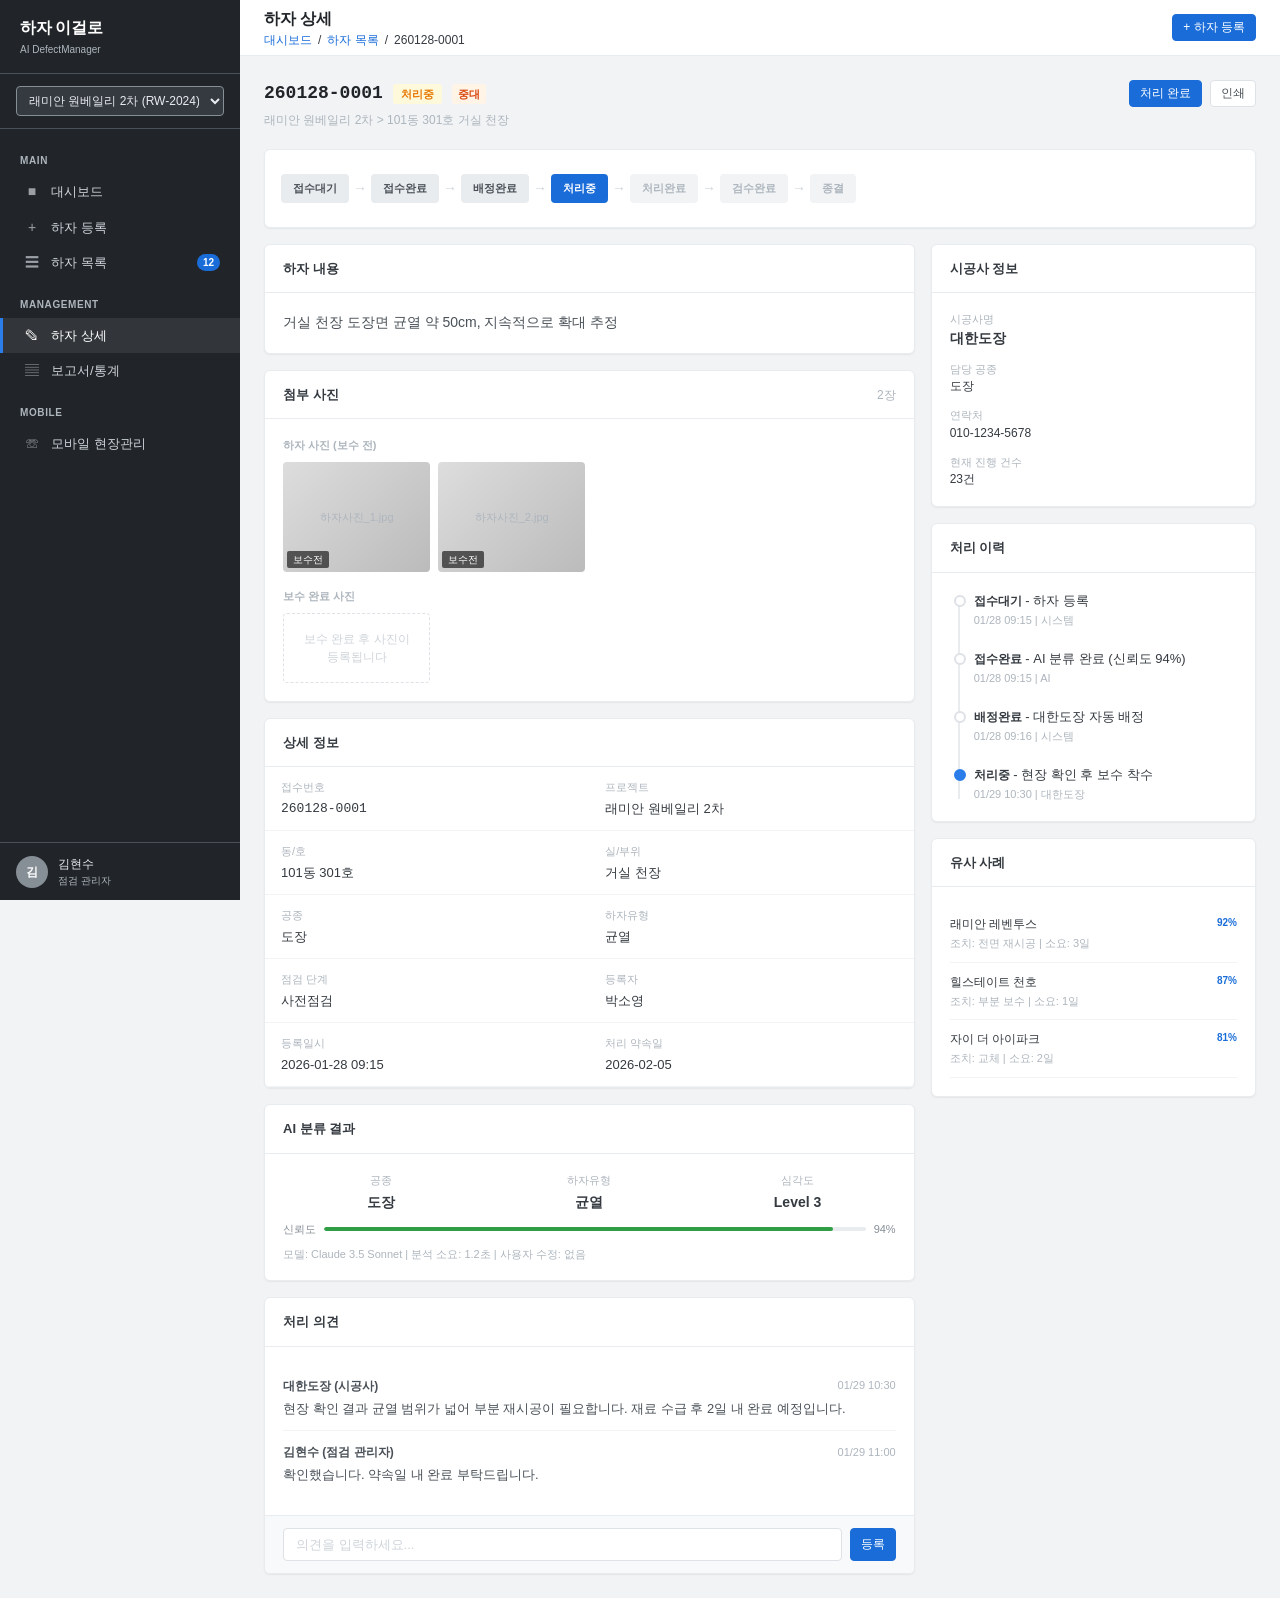
<file: mockup/defect-detail.html>
<!DOCTYPE html>
<html lang="ko">
<head>
  <meta charset="UTF-8">
  <meta name="viewport" content="width=device-width, initial-scale=1.0">
  <title>하자 이걸로 - 하자 상세</title>
  <link rel="stylesheet" href="styles.css">
  <style>
    .detail-layout {
      display: grid;
      grid-template-columns: 2fr 1fr;
      gap: 16px;
    }
    .info-grid {
      display: grid;
      grid-template-columns: 1fr 1fr;
      gap: 0;
    }
    .info-item {
      padding: 12px 16px;
      border-bottom: 1px solid var(--gray-100);
    }
    .info-item .info-label {
      font-size: 11px;
      color: var(--gray-500);
      margin-bottom: 3px;
    }
    .info-item .info-value {
      font-size: 13px;
      font-weight: 500;
      color: var(--gray-800);
    }
    .photo-gallery {
      display: grid;
      grid-template-columns: repeat(auto-fill, minmax(140px, 1fr));
      gap: 8px;
    }
    .photo-gallery-item {
      aspect-ratio: 4/3;
      background: var(--gray-200);
      border-radius: var(--border-radius-sm);
      display: flex;
      align-items: center;
      justify-content: center;
      font-size: 11px;
      color: var(--gray-500);
      cursor: pointer;
      position: relative;
      overflow: hidden;
      transition: all var(--transition);
    }
    .photo-gallery-item:hover {
      box-shadow: var(--shadow-md);
    }
    .photo-gallery-item .photo-type-label {
      position: absolute;
      bottom: 4px;
      left: 4px;
      font-size: 10px;
      background: rgba(0,0,0,0.6);
      color: #fff;
      padding: 1px 6px;
      border-radius: 2px;
    }
    .state-flow {
      display: flex;
      align-items: center;
      gap: 0;
      padding: 16px 0;
      flex-wrap: wrap;
    }
    .state-node {
      display: flex;
      align-items: center;
      justify-content: center;
      padding: 6px 12px;
      border-radius: 4px;
      font-size: 11px;
      font-weight: 600;
      background: var(--gray-100);
      color: var(--gray-500);
      white-space: nowrap;
    }
    .state-node.current {
      background: var(--primary-600);
      color: #fff;
    }
    .state-node.done {
      background: var(--gray-200);
      color: var(--gray-700);
    }
    .state-arrow {
      font-size: 14px;
      color: var(--gray-400);
      padding: 0 4px;
    }
    .action-buttons {
      display: flex;
      gap: 8px;
      flex-wrap: wrap;
    }
    .comment-item {
      padding: 12px 0;
      border-bottom: 1px solid var(--gray-100);
    }
    .comment-item:last-child { border-bottom: none; }
    .comment-header {
      display: flex;
      justify-content: space-between;
      align-items: center;
      margin-bottom: 4px;
    }
    .comment-author {
      font-size: 12px;
      font-weight: 600;
      color: var(--gray-700);
    }
    .comment-time {
      font-size: 11px;
      color: var(--gray-500);
    }
    .comment-text {
      font-size: 13px;
      color: var(--gray-700);
      line-height: 1.5;
    }
    @media (max-width: 768px) {
      .detail-layout {
        grid-template-columns: 1fr;
      }
      .info-grid {
        grid-template-columns: 1fr;
      }
      .state-flow {
        flex-direction: column;
        align-items: flex-start;
      }
      .state-arrow {
        transform: rotate(90deg);
        padding: 2px 0;
      }
    }
  </style>
</head>
<body>
  <div class="app-layout">
    <aside class="sidebar" id="sidebar"></aside>
    <div class="sidebar-overlay" id="sidebarOverlay"></div>

    <div class="main-content">
      <header class="top-header" id="topHeader"></header>

      <div class="page-body">
        <!-- Defect header -->
        <div style="display: flex; justify-content: space-between; align-items: flex-start; margin-bottom: 20px; flex-wrap: wrap; gap: 12px;">
          <div>
            <div style="display: flex; align-items: center; gap: 10px; margin-bottom: 4px;">
              <span class="font-mono" style="font-size: 18px; font-weight: 700; color: var(--gray-900);" id="detailReceiptNum"></span>
              <span id="detailStatus"></span>
              <span id="detailSeverity"></span>
              <span id="detailUrgent"></span>
            </div>
            <div class="text-sm text-muted" id="detailLocation"></div>
          </div>
          <div class="action-buttons" id="actionButtons"></div>
        </div>

        <!-- State flow -->
        <div class="card mb-16">
          <div class="card-body" style="padding: 8px 16px;">
            <div class="state-flow" id="stateFlow"></div>
          </div>
        </div>

        <!-- Two column layout -->
        <div class="detail-layout">
          <!-- Left: Main info -->
          <div>
            <!-- Description -->
            <div class="card mb-16">
              <div class="card-header">
                <h3>하자 내용</h3>
              </div>
              <div class="card-body">
                <p id="detailDescription" style="font-size: 14px; line-height: 1.7; color: var(--gray-700);"></p>
              </div>
            </div>

            <!-- Photos -->
            <div class="card mb-16">
              <div class="card-header">
                <h3>첨부 사진</h3>
                <span class="text-sm text-muted" id="photoCount"></span>
              </div>
              <div class="card-body">
                <div class="text-xs text-muted mb-8" style="font-weight: 600;">하자 사진 (보수 전)</div>
                <div class="photo-gallery" id="beforePhotos"></div>

                <div class="text-xs text-muted mb-8 mt-16" style="font-weight: 600;">보수 완료 사진</div>
                <div class="photo-gallery" id="afterPhotos"></div>
              </div>
            </div>

            <!-- Detail info -->
            <div class="card mb-16">
              <div class="card-header">
                <h3>상세 정보</h3>
              </div>
              <div class="card-body" style="padding: 0;">
                <div class="info-grid" id="detailInfoGrid"></div>
              </div>
            </div>

            <!-- AI Classification -->
            <div class="card mb-16">
              <div class="card-header">
                <h3>AI 분류 결과</h3>
              </div>
              <div class="card-body" id="aiClassification"></div>
            </div>

            <!-- Comments -->
            <div class="card">
              <div class="card-header">
                <h3>처리 의견</h3>
              </div>
              <div class="card-body" id="commentsSection"></div>
              <div class="card-footer">
                <div style="display: flex; gap: 8px;">
                  <input type="text" class="form-input" id="commentInput" placeholder="의견을 입력하세요..." style="flex: 1;">
                  <button class="btn btn-primary btn-sm" onclick="addComment()">등록</button>
                </div>
              </div>
            </div>
          </div>

          <!-- Right: Sidebar -->
          <div>
            <!-- Contractor info -->
            <div class="card mb-16">
              <div class="card-header">
                <h3>시공사 정보</h3>
              </div>
              <div class="card-body" id="contractorInfo"></div>
            </div>

            <!-- Timeline -->
            <div class="card mb-16">
              <div class="card-header">
                <h3>처리 이력</h3>
              </div>
              <div class="card-body">
                <div class="timeline" id="historyTimeline"></div>
              </div>
            </div>

            <!-- Similar cases -->
            <div class="card">
              <div class="card-header">
                <h3>유사 사례</h3>
              </div>
              <div class="card-body" id="similarCasesPanel"></div>
            </div>
          </div>
        </div>
      </div>
    </div>
  </div>

  <!-- Status change modal -->
  <div class="modal-overlay" id="statusModal">
    <div class="modal">
      <div class="modal-header">
        <h3 id="modalTitle">상태 변경</h3>
        <button class="modal-close" onclick="closeModal()">&times;</button>
      </div>
      <div class="modal-body" id="modalBody"></div>
      <div class="modal-footer" id="modalFooter"></div>
    </div>
  </div>

  <script src="mock-data.js"></script>
  <script src="app.js"></script>
  <script>
    let currentDefect = null;

    document.addEventListener('DOMContentLoaded', () => {
      const id = getUrlParam('id') || 'd001';
      currentDefect = MOCK.defects.find(d => d.id === id) || MOCK.defects[0];

      renderHeader('하자 상세', [
        { label: '대시보드', href: 'dashboard.html' },
        { label: '하자 목록', href: 'defect-list.html' },
        { label: currentDefect.receiptNumber }
      ]);

      renderDetail();
    });

    function renderDetail() {
      const d = currentDefect;

      // Header
      document.getElementById('detailReceiptNum').textContent = d.receiptNumber;
      document.getElementById('detailStatus').innerHTML = statusBadge(d.status);
      document.getElementById('detailSeverity').innerHTML = severityBadge(d.severity);
      document.getElementById('detailUrgent').innerHTML = d.isUrgent ? '<span class="status-badge rejected" style="font-size: 10px;">긴급</span>' : '';
      document.getElementById('detailLocation').textContent = `${MOCK.currentProject.name} > ${d.building}동 ${d.unit}호 ${d.room} ${d.position}`;

      // Action buttons based on status
      const actions = getAvailableActions(d.status);
      document.getElementById('actionButtons').innerHTML = actions.map(a =>
        `<button class="btn ${a.class}" onclick="${a.action}">${a.label}</button>`
      ).join('') + `<button class="btn btn-secondary btn-sm" onclick="window.print()">인쇄</button>`;

      // State flow
      const allStates = ['PENDING', 'RECEIVED', 'ASSIGNED', 'IN_PROGRESS', 'COMPLETED', 'VERIFIED', 'CLOSED'];
      const currentIdx = allStates.indexOf(d.status === 'REJECTED' ? 'COMPLETED' : d.status);
      let flowHTML = '';
      allStates.forEach((s, i) => {
        const label = MOCK.statuses[s].label;
        let cls = '';
        if (s === d.status) cls = 'current';
        else if (i < currentIdx) cls = 'done';
        flowHTML += `<div class="state-node ${cls}">${label}</div>`;
        if (i < allStates.length - 1) flowHTML += `<span class="state-arrow">&rarr;</span>`;
      });
      if (d.status === 'REJECTED') {
        flowHTML += `<span class="state-arrow">&larr;</span><div class="state-node current" style="background: var(--status-rejected);">반려</div>`;
      }
      document.getElementById('stateFlow').innerHTML = flowHTML;

      // Description
      document.getElementById('detailDescription').textContent = d.description;

      // Photos
      document.getElementById('photoCount').textContent = `${d.images}장`;
      let beforeHTML = '';
      for (let i = 0; i < d.images; i++) {
        beforeHTML += `
          <div class="photo-gallery-item" style="background: linear-gradient(135deg, #ddd 0%, #bbb 100%);">
            <span>하자사진_${i+1}.jpg</span>
            <span class="photo-type-label">보수전</span>
          </div>
        `;
      }
      document.getElementById('beforePhotos').innerHTML = beforeHTML;

      // After photos (only if completed+)
      if (['COMPLETED', 'VERIFIED', 'CLOSED'].includes(d.status)) {
        document.getElementById('afterPhotos').innerHTML = `
          <div class="photo-gallery-item" style="background: linear-gradient(135deg, #c8e6c9 0%, #a5d6a7 100%);">
            <span>보수완료_1.jpg</span>
            <span class="photo-type-label">보수후</span>
          </div>
        `;
      } else {
        document.getElementById('afterPhotos').innerHTML = `
          <div style="padding: 16px; text-align: center; color: var(--gray-400); font-size: 12px; border: 1px dashed var(--gray-300); border-radius: var(--border-radius-sm);">
            보수 완료 후 사진이 등록됩니다
          </div>
        `;
      }

      // Detail info grid
      document.getElementById('detailInfoGrid').innerHTML = `
        <div class="info-item">
          <div class="info-label">접수번호</div>
          <div class="info-value font-mono">${d.receiptNumber}</div>
        </div>
        <div class="info-item">
          <div class="info-label">프로젝트</div>
          <div class="info-value">${MOCK.currentProject.name}</div>
        </div>
        <div class="info-item">
          <div class="info-label">동/호</div>
          <div class="info-value">${d.building}동 ${d.unit}호</div>
        </div>
        <div class="info-item">
          <div class="info-label">실/부위</div>
          <div class="info-value">${d.room} ${d.position}</div>
        </div>
        <div class="info-item">
          <div class="info-label">공종</div>
          <div class="info-value">${d.workType}</div>
        </div>
        <div class="info-item">
          <div class="info-label">하자유형</div>
          <div class="info-value">${d.defectType}</div>
        </div>
        <div class="info-item">
          <div class="info-label">점검 단계</div>
          <div class="info-value">${{pre_check: '사전점검', quality_check: '품질검수', movein: '입주점검'}[d.phase]}</div>
        </div>
        <div class="info-item">
          <div class="info-label">등록자</div>
          <div class="info-value">${d.reporter}</div>
        </div>
        <div class="info-item">
          <div class="info-label">등록일시</div>
          <div class="info-value">${d.createdAt}</div>
        </div>
        <div class="info-item">
          <div class="info-label">처리 약속일</div>
          <div class="info-value">${d.promiseDate || '-'}</div>
        </div>
      `;

      // AI Classification
      if (d.confidence) {
        const confPct = Math.round(d.confidence * 100);
        document.getElementById('aiClassification').innerHTML = `
          <div class="ai-result-grid" style="grid-template-columns: repeat(3, 1fr);">
            <div class="ai-result-item">
              <div class="ai-item-label">공종</div>
              <div class="ai-item-value">${d.workType}</div>
            </div>
            <div class="ai-result-item">
              <div class="ai-item-label">하자유형</div>
              <div class="ai-item-value">${d.defectType}</div>
            </div>
            <div class="ai-result-item">
              <div class="ai-item-label">심각도</div>
              <div class="ai-item-value">Level ${d.severity}</div>
            </div>
          </div>
          <div class="ai-confidence mt-8">
            <span>신뢰도</span>
            <div class="confidence-bar">
              <div class="confidence-fill" style="width: ${confPct}%"></div>
            </div>
            <span>${confPct}%</span>
          </div>
          <div class="text-xs text-muted mt-8">모델: Claude 3.5 Sonnet | 분석 소요: 1.2초 | 사용자 수정: 없음</div>
        `;
      } else {
        document.getElementById('aiClassification').innerHTML = `
          <div class="loading-overlay">
            <div class="spinner"></div>
            <span>AI 분류 대기 중...</span>
          </div>
        `;
      }

      // Contractor
      const contractor = d.contractor ? MOCK.contractors.find(c => c.name === d.contractor) : null;
      if (contractor) {
        document.getElementById('contractorInfo').innerHTML = `
          <div style="margin-bottom: 12px;">
            <div class="text-xs text-muted">시공사명</div>
            <div style="font-size: 14px; font-weight: 600;">${contractor.name}</div>
          </div>
          <div style="margin-bottom: 12px;">
            <div class="text-xs text-muted">담당 공종</div>
            <div class="text-sm">${contractor.workTypes.join(', ')}</div>
          </div>
          <div style="margin-bottom: 12px;">
            <div class="text-xs text-muted">연락처</div>
            <div class="text-sm">${contractor.phone}</div>
          </div>
          <div>
            <div class="text-xs text-muted">현재 진행 건수</div>
            <div class="text-sm">${contractor.active}건</div>
          </div>
        `;
      } else {
        document.getElementById('contractorInfo').innerHTML = `
          <div style="text-align: center; padding: 16px; color: var(--gray-400); font-size: 13px;">
            시공사 미배정<br>
            <button class="btn btn-primary btn-sm mt-8" onclick="showAssignModal()">수동 배정</button>
          </div>
        `;
      }

      // History timeline
      const history = MOCK.getDefectHistory(d.id);
      let timelineHTML = '';
      history.forEach((h, i) => {
        const isLast = i === history.length - 1;
        timelineHTML += `
          <div class="timeline-item ${isLast ? 'active' : ''}">
            <div class="timeline-dot"></div>
            <div class="timeline-content">
              <strong class="text-sm">${h.label}</strong> - ${h.note}
              <div class="timeline-time">${h.time} | ${h.by}</div>
            </div>
          </div>
        `;
      });
      document.getElementById('historyTimeline').innerHTML = timelineHTML;

      // Similar cases
      const cases = MOCK.getSimilarCases(d.workType, d.defectType);
      document.getElementById('similarCasesPanel').innerHTML = cases.map(c => `
        <div style="padding: 10px 0; border-bottom: 1px solid var(--gray-100);">
          <div style="display: flex; justify-content: space-between; margin-bottom: 2px;">
            <span class="text-sm" style="font-weight: 500;">${c.project}</span>
            <span style="font-size: 10px; color: var(--primary-600); font-weight: 600;">${c.similarity}%</span>
          </div>
          <div class="text-xs text-muted">조치: ${c.resolution} | 소요: ${c.duration}</div>
        </div>
      `).join('');

      // Comments
      renderComments();
    }

    function renderComments() {
      document.getElementById('commentsSection').innerHTML = `
        <div class="comment-item">
          <div class="comment-header">
            <span class="comment-author">대한도장 (시공사)</span>
            <span class="comment-time">01/29 10:30</span>
          </div>
          <div class="comment-text">현장 확인 결과 균열 범위가 넓어 부분 재시공이 필요합니다. 재료 수급 후 2일 내 완료 예정입니다.</div>
        </div>
        <div class="comment-item">
          <div class="comment-header">
            <span class="comment-author">김현수 (점검 관리자)</span>
            <span class="comment-time">01/29 11:00</span>
          </div>
          <div class="comment-text">확인했습니다. 약속일 내 완료 부탁드립니다.</div>
        </div>
      `;
    }

    function addComment() {
      const input = document.getElementById('commentInput');
      if (!input.value.trim()) return;
      showToast('의견이 등록되었습니다');
      input.value = '';
    }

    function getAvailableActions(status) {
      const map = {
        PENDING: [
          { label: 'AI 분류 재실행', class: 'btn-primary btn-sm', action: 'retryAi()' }
        ],
        RECEIVED: [
          { label: '시공사 배정', class: 'btn-primary btn-sm', action: 'showAssignModal()' }
        ],
        ASSIGNED: [
          { label: '처리 착수', class: 'btn-primary btn-sm', action: 'changeStatus("IN_PROGRESS")' }
        ],
        IN_PROGRESS: [
          { label: '처리 완료', class: 'btn-primary btn-sm', action: 'showCompleteModal()' }
        ],
        COMPLETED: [
          { label: '검수 통과', class: 'btn-primary btn-sm', action: 'changeStatus("VERIFIED")' },
          { label: '반려', class: 'btn-danger btn-sm', action: 'showRejectModal()' }
        ],
        REJECTED: [
          { label: '재배정', class: 'btn-primary btn-sm', action: 'changeStatus("ASSIGNED")' }
        ],
        VERIFIED: [
          { label: '종결 처리', class: 'btn-primary btn-sm', action: 'changeStatus("CLOSED")' }
        ],
        CLOSED: []
      };
      return map[status] || [];
    }

    function changeStatus(newStatus) {
      const oldLabel = MOCK.statuses[currentDefect.status].label;
      const newLabel = MOCK.statuses[newStatus].label;
      currentDefect.status = newStatus;
      showToast(`상태 변경: ${oldLabel} → ${newLabel}`);
      renderDetail();
    }

    function showAssignModal() {
      document.getElementById('statusModal').classList.add('active');
      document.getElementById('modalTitle').textContent = '시공사 배정';
      document.getElementById('modalBody').innerHTML = `
        <div class="form-group">
          <label class="form-label">공종 기준 추천 시공사</label>
          <select class="form-select" id="assignContractor">
            ${MOCK.contractors.filter(c => c.workTypes.includes(currentDefect.workType)).map(c =>
              `<option value="${c.id}">${c.name} (진행 ${c.active}건)</option>`
            ).join('')}
          </select>
        </div>
        <div class="form-group">
          <label class="form-label">처리 약속일</label>
          <input type="date" class="form-input" id="assignDate" value="2026-02-07">
        </div>
      `;
      document.getElementById('modalFooter').innerHTML = `
        <button class="btn btn-secondary" onclick="closeModal()">취소</button>
        <button class="btn btn-primary" onclick="confirmAssign()">배정</button>
      `;
    }

    function confirmAssign() {
      closeModal();
      changeStatus('ASSIGNED');
      showToast('시공사가 배정되었습니다');
    }

    function showCompleteModal() {
      document.getElementById('statusModal').classList.add('active');
      document.getElementById('modalTitle').textContent = '처리 완료 보고';
      document.getElementById('modalBody').innerHTML = `
        <div class="form-group">
          <label class="form-label form-required">보수 완료 사진</label>
          <div class="photo-upload-area" style="padding: 20px;" onclick="this.innerHTML='<div style=\\'text-align:center;\\'>보수완료_1.jpg 업로드됨</div>'">
            <div class="upload-text">보수 완료 사진을 첨부하세요</div>
          </div>
        </div>
        <div class="form-group">
          <label class="form-label">처리 내용</label>
          <textarea class="form-textarea" rows="3" placeholder="보수 내용을 입력하세요...">균열 부위 V커팅 후 퍼티 충진, 2회 재도장 완료</textarea>
        </div>
      `;
      document.getElementById('modalFooter').innerHTML = `
        <button class="btn btn-secondary" onclick="closeModal()">취소</button>
        <button class="btn btn-primary" onclick="closeModal(); changeStatus('COMPLETED')">완료 보고</button>
      `;
    }

    function showRejectModal() {
      document.getElementById('statusModal').classList.add('active');
      document.getElementById('modalTitle').textContent = '검수 반려';
      document.getElementById('modalBody').innerHTML = `
        <div class="form-group">
          <label class="form-label form-required">반려 사유</label>
          <textarea class="form-textarea" rows="3" placeholder="반려 사유를 입력하세요..."></textarea>
        </div>
        <div class="form-group">
          <label class="form-label">반려 사진 (선택)</label>
          <div class="photo-upload-area" style="padding: 16px;">
            <div class="upload-text">사진 첨부 (선택)</div>
          </div>
        </div>
      `;
      document.getElementById('modalFooter').innerHTML = `
        <button class="btn btn-secondary" onclick="closeModal()">취소</button>
        <button class="btn btn-danger" onclick="closeModal(); changeStatus('REJECTED')">반려</button>
      `;
    }

    function retryAi() {
      showToast('AI 분류를 재실행합니다...');
      setTimeout(() => {
        currentDefect.confidence = 0.92;
        currentDefect.status = 'RECEIVED';
        renderDetail();
        showToast('AI 분류가 완료되었습니다');
      }, 2000);
    }

    function closeModal() {
      document.getElementById('statusModal').classList.remove('active');
    }
  </script>
</body>
</html>
</file>
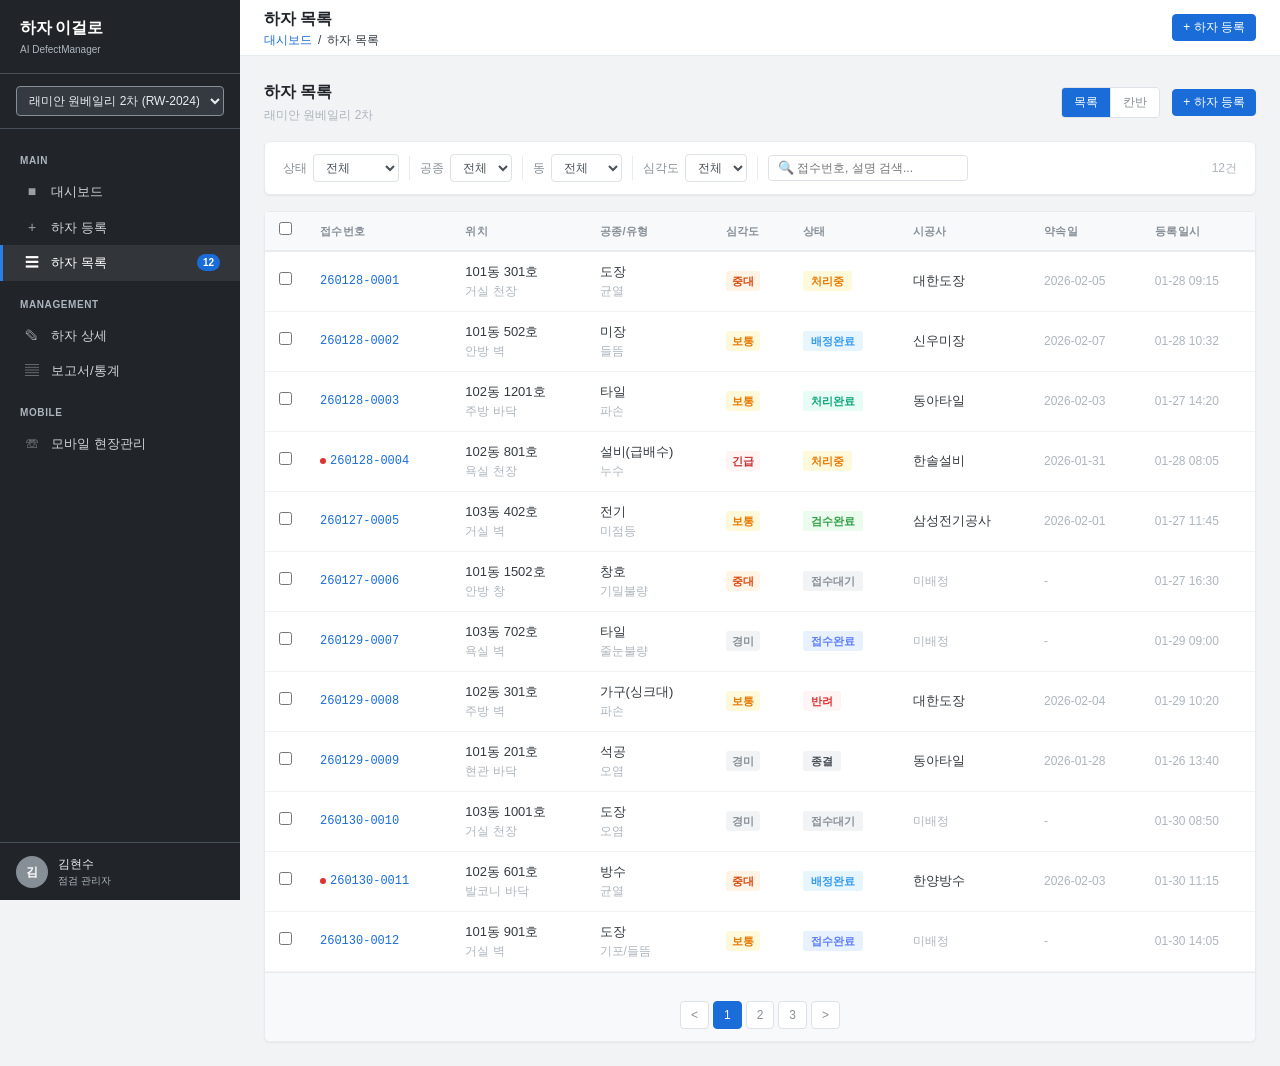
<file: mockup/defect-list.html>
<!DOCTYPE html>
<html lang="ko">
<head>
  <meta charset="UTF-8">
  <meta name="viewport" content="width=device-width, initial-scale=1.0">
  <title>하자 이걸로 - 하자 목록</title>
  <link rel="stylesheet" href="styles.css">
  <style>
    .list-header-row {
      display: flex;
      justify-content: space-between;
      align-items: center;
      margin-bottom: 16px;
    }
    .view-toggle {
      display: flex;
      border: 1px solid var(--gray-300);
      border-radius: var(--border-radius-sm);
      overflow: hidden;
    }
    .view-toggle button {
      background: #fff;
      border: none;
      padding: 6px 12px;
      font-size: 12px;
      cursor: pointer;
      color: var(--gray-600);
      border-right: 1px solid var(--gray-300);
      font-family: var(--font-family);
    }
    .view-toggle button:last-child { border-right: none; }
    .view-toggle button.active {
      background: var(--primary-600);
      color: #fff;
    }
    .batch-actions {
      display: none;
      align-items: center;
      gap: 8px;
      padding: 10px 18px;
      background: var(--primary-50);
      border: 1px solid var(--primary-200);
      border-radius: var(--border-radius);
      margin-bottom: 12px;
    }
    .batch-actions.active {
      display: flex;
    }
    .batch-actions .batch-count {
      font-size: 13px;
      font-weight: 500;
      color: var(--primary-700);
    }
    /* Kanban view */
    .kanban-view {
      display: none;
      grid-template-columns: repeat(auto-fill, minmax(240px, 1fr));
      gap: 12px;
      overflow-x: auto;
    }
    .kanban-view.active {
      display: grid;
    }
    .kanban-column {
      background: var(--gray-50);
      border-radius: var(--border-radius);
      padding: 12px;
      min-height: 300px;
    }
    .kanban-column-header {
      display: flex;
      justify-content: space-between;
      align-items: center;
      margin-bottom: 10px;
      padding-bottom: 8px;
      border-bottom: 2px solid var(--gray-200);
    }
    .kanban-column-header h4 {
      font-size: 12px;
      font-weight: 600;
      color: var(--gray-700);
    }
    .kanban-column-header .count {
      font-size: 11px;
      color: var(--gray-500);
      background: var(--gray-200);
      padding: 1px 6px;
      border-radius: 8px;
    }
    .kanban-card {
      background: #fff;
      border: 1px solid var(--gray-200);
      border-radius: var(--border-radius-sm);
      padding: 10px;
      margin-bottom: 8px;
      cursor: pointer;
      transition: all var(--transition);
    }
    .kanban-card:hover {
      box-shadow: var(--shadow-md);
      border-color: var(--gray-300);
    }
    .kanban-card .kc-id {
      font-family: var(--font-mono);
      font-size: 11px;
      color: var(--primary-600);
      margin-bottom: 4px;
    }
    .kanban-card .kc-title {
      font-size: 12px;
      font-weight: 500;
      color: var(--gray-800);
      margin-bottom: 6px;
      line-height: 1.4;
    }
    .kanban-card .kc-footer {
      display: flex;
      justify-content: space-between;
      align-items: center;
    }
    .kanban-card .kc-location {
      font-size: 10px;
      color: var(--gray-500);
    }
    /* Pagination */
    .pagination {
      display: flex;
      justify-content: center;
      align-items: center;
      gap: 4px;
      margin-top: 16px;
    }
    .pagination button {
      padding: 6px 10px;
      font-size: 12px;
      border: 1px solid var(--gray-300);
      background: #fff;
      border-radius: var(--border-radius-sm);
      cursor: pointer;
      color: var(--gray-600);
      font-family: var(--font-family);
    }
    .pagination button.active {
      background: var(--primary-600);
      color: #fff;
      border-color: var(--primary-600);
    }
    .pagination button:hover:not(.active) {
      background: var(--gray-50);
    }
    .urgent-indicator {
      display: inline-block;
      width: 6px;
      height: 6px;
      background: var(--status-rejected);
      border-radius: 50%;
      margin-right: 4px;
    }
  </style>
</head>
<body>
  <div class="app-layout">
    <aside class="sidebar" id="sidebar"></aside>
    <div class="sidebar-overlay" id="sidebarOverlay"></div>

    <div class="main-content">
      <header class="top-header" id="topHeader"></header>

      <div class="page-body">
        <!-- Header row with view toggle -->
        <div class="list-header-row">
          <div>
            <h2 style="font-size: 16px; font-weight: 600; color: var(--gray-900);">하자 목록</h2>
            <span class="text-sm text-muted" id="totalCountLabel"></span>
          </div>
          <div style="display: flex; align-items: center; gap: 12px;">
            <div class="view-toggle">
              <button class="active" onclick="switchView('table', this)">목록</button>
              <button onclick="switchView('kanban', this)">칸반</button>
            </div>
            <button class="btn btn-primary btn-sm" onclick="location.href='defect-register.html'">+ 하자 등록</button>
          </div>
        </div>

        <!-- Filter bar -->
        <div class="filter-bar" id="filterBar">
          <div class="filter-item">
            <label>상태</label>
            <select id="filterStatus" onchange="applyFilters()">
              <option value="">전체</option>
              <option value="PENDING">접수대기</option>
              <option value="RECEIVED">접수완료</option>
              <option value="ASSIGNED">배정완료</option>
              <option value="IN_PROGRESS">처리중</option>
              <option value="COMPLETED">처리완료</option>
              <option value="REJECTED">반려</option>
              <option value="VERIFIED">검수완료</option>
              <option value="CLOSED">종결</option>
            </select>
          </div>
          <div class="filter-divider"></div>
          <div class="filter-item">
            <label>공종</label>
            <select id="filterWorkType" onchange="applyFilters()">
              <option value="">전체</option>
              ${MOCK.workTypes.map(w => `<option value="${w}">${w}</option>`).join('')}
            </select>
          </div>
          <div class="filter-divider"></div>
          <div class="filter-item">
            <label>동</label>
            <select id="filterBuilding" onchange="applyFilters()">
              <option value="">전체</option>
              <option value="101">101동</option>
              <option value="102">102동</option>
              <option value="103">103동</option>
            </select>
          </div>
          <div class="filter-divider"></div>
          <div class="filter-item">
            <label>심각도</label>
            <select id="filterSeverity" onchange="applyFilters()">
              <option value="">전체</option>
              <option value="1">경미</option>
              <option value="2">보통</option>
              <option value="3">중대</option>
              <option value="4">긴급</option>
            </select>
          </div>
          <div class="filter-divider"></div>
          <div class="filter-item search-input-wrap">
            <span class="search-icon">&#128269;</span>
            <input type="text" id="filterSearch" placeholder="접수번호, 설명 검색..." onkeyup="applyFilters()" style="padding-left: 28px; width: 200px;">
          </div>
          <div class="filter-count" id="filterCount"></div>
        </div>

        <!-- Batch actions -->
        <div class="batch-actions" id="batchActions">
          <span class="batch-count" id="batchCount">0건 선택</span>
          <button class="btn btn-secondary btn-sm">일괄 배정</button>
          <button class="btn btn-secondary btn-sm">엑셀 다운로드</button>
        </div>

        <!-- Table view -->
        <div class="card" id="tableView">
          <div style="overflow-x: auto;">
            <table class="data-table" id="defectTable"></table>
          </div>
          <div class="card-footer">
            <div class="pagination" id="pagination"></div>
          </div>
        </div>

        <!-- Kanban view -->
        <div class="kanban-view" id="kanbanView"></div>

      </div>
    </div>
  </div>

  <script src="mock-data.js"></script>
  <script src="app.js"></script>
  <script>
    let filteredDefects = [...MOCK.defects];
    let selectedIds = new Set();
    let currentView = 'table';

    document.addEventListener('DOMContentLoaded', () => {
      renderHeader('하자 목록', [
        { label: '대시보드', href: 'dashboard.html' },
        { label: '하자 목록' }
      ]);
      applyFilters();
    });

    function applyFilters() {
      const status = document.getElementById('filterStatus').value;
      const workType = document.getElementById('filterWorkType').value;
      const building = document.getElementById('filterBuilding').value;
      const severity = document.getElementById('filterSeverity').value;
      const search = document.getElementById('filterSearch').value.toLowerCase();

      filteredDefects = MOCK.defects.filter(d => {
        if (status && d.status !== status) return false;
        if (workType && d.workType !== workType) return false;
        if (building && d.building !== building) return false;
        if (severity && d.severity !== parseInt(severity)) return false;
        if (search) {
          const haystack = `${d.receiptNumber} ${d.description} ${d.building} ${d.unit} ${d.room} ${d.workType}`.toLowerCase();
          if (!haystack.includes(search)) return false;
        }
        return true;
      });

      document.getElementById('totalCountLabel').textContent = `${MOCK.currentProject.name}`;
      document.getElementById('filterCount').textContent = `${filteredDefects.length}건`;

      renderTableView();
      renderKanbanView();
    }

    function renderTableView() {
      const table = document.getElementById('defectTable');
      let html = `
        <thead>
          <tr>
            <th style="width: 32px;"><input type="checkbox" onchange="toggleAllCheck(this)"></th>
            <th>접수번호</th>
            <th>위치</th>
            <th>공종/유형</th>
            <th>심각도</th>
            <th>상태</th>
            <th>시공사</th>
            <th>약속일</th>
            <th>등록일시</th>
          </tr>
        </thead>
        <tbody>
      `;

      filteredDefects.forEach(d => {
        const checked = selectedIds.has(d.id) ? 'checked' : '';
        html += `
          <tr onclick="if(event.target.type !== 'checkbox') location.href='defect-detail.html?id=${d.id}'">
            <td><input type="checkbox" ${checked} onchange="toggleCheck('${d.id}', this)" onclick="event.stopPropagation()"></td>
            <td class="cell-id">
              ${d.isUrgent ? '<span class="urgent-indicator"></span>' : ''}${d.receiptNumber}
            </td>
            <td>${d.building}동 ${d.unit}호<br><span class="cell-muted">${d.room} ${d.position}</span></td>
            <td>${d.workType}<br><span class="cell-muted">${d.defectType}</span></td>
            <td>${severityBadge(d.severity)}</td>
            <td>${statusBadge(d.status)}</td>
            <td>${d.contractor || '<span class="cell-muted">미배정</span>'}</td>
            <td class="cell-muted">${d.promiseDate || '-'}</td>
            <td class="cell-muted">${formatDate(d.createdAt)}</td>
          </tr>
        `;
      });

      html += '</tbody>';
      table.innerHTML = html;

      // Pagination (mock)
      document.getElementById('pagination').innerHTML = `
        <button disabled>&lt;</button>
        <button class="active">1</button>
        <button>2</button>
        <button>3</button>
        <button>&gt;</button>
      `;
    }

    function renderKanbanView() {
      const kanban = document.getElementById('kanbanView');
      const columns = ['PENDING', 'RECEIVED', 'ASSIGNED', 'IN_PROGRESS', 'COMPLETED', 'VERIFIED'];

      let html = '';
      columns.forEach(status => {
        const items = filteredDefects.filter(d => d.status === status);
        const s = MOCK.statuses[status];
        html += `
          <div class="kanban-column">
            <div class="kanban-column-header">
              <h4>${s.label}</h4>
              <span class="count">${items.length}</span>
            </div>
        `;
        items.forEach(d => {
          html += `
            <div class="kanban-card" onclick="location.href='defect-detail.html?id=${d.id}'">
              <div class="kc-id">${d.receiptNumber}</div>
              <div class="kc-title">${d.description.substring(0, 40)}${d.description.length > 40 ? '...' : ''}</div>
              <div class="kc-footer">
                <span class="kc-location">${d.building}동 ${d.unit}호</span>
                ${severityBadge(d.severity)}
              </div>
            </div>
          `;
        });
        html += '</div>';
      });

      kanban.innerHTML = html;
    }

    function switchView(view, btn) {
      currentView = view;
      document.querySelectorAll('.view-toggle button').forEach(b => b.classList.remove('active'));
      btn.classList.add('active');

      if (view === 'table') {
        document.getElementById('tableView').style.display = 'block';
        document.getElementById('kanbanView').classList.remove('active');
      } else {
        document.getElementById('tableView').style.display = 'none';
        document.getElementById('kanbanView').classList.add('active');
      }
    }

    function toggleCheck(id, checkbox) {
      if (checkbox.checked) {
        selectedIds.add(id);
      } else {
        selectedIds.delete(id);
      }
      updateBatchActions();
    }

    function toggleAllCheck(checkbox) {
      if (checkbox.checked) {
        filteredDefects.forEach(d => selectedIds.add(d.id));
      } else {
        selectedIds.clear();
      }
      renderTableView();
      updateBatchActions();
    }

    function updateBatchActions() {
      const bar = document.getElementById('batchActions');
      if (selectedIds.size > 0) {
        bar.classList.add('active');
        document.getElementById('batchCount').textContent = `${selectedIds.size}건 선택`;
      } else {
        bar.classList.remove('active');
      }
    }
  </script>
</body>
</html>
</file>
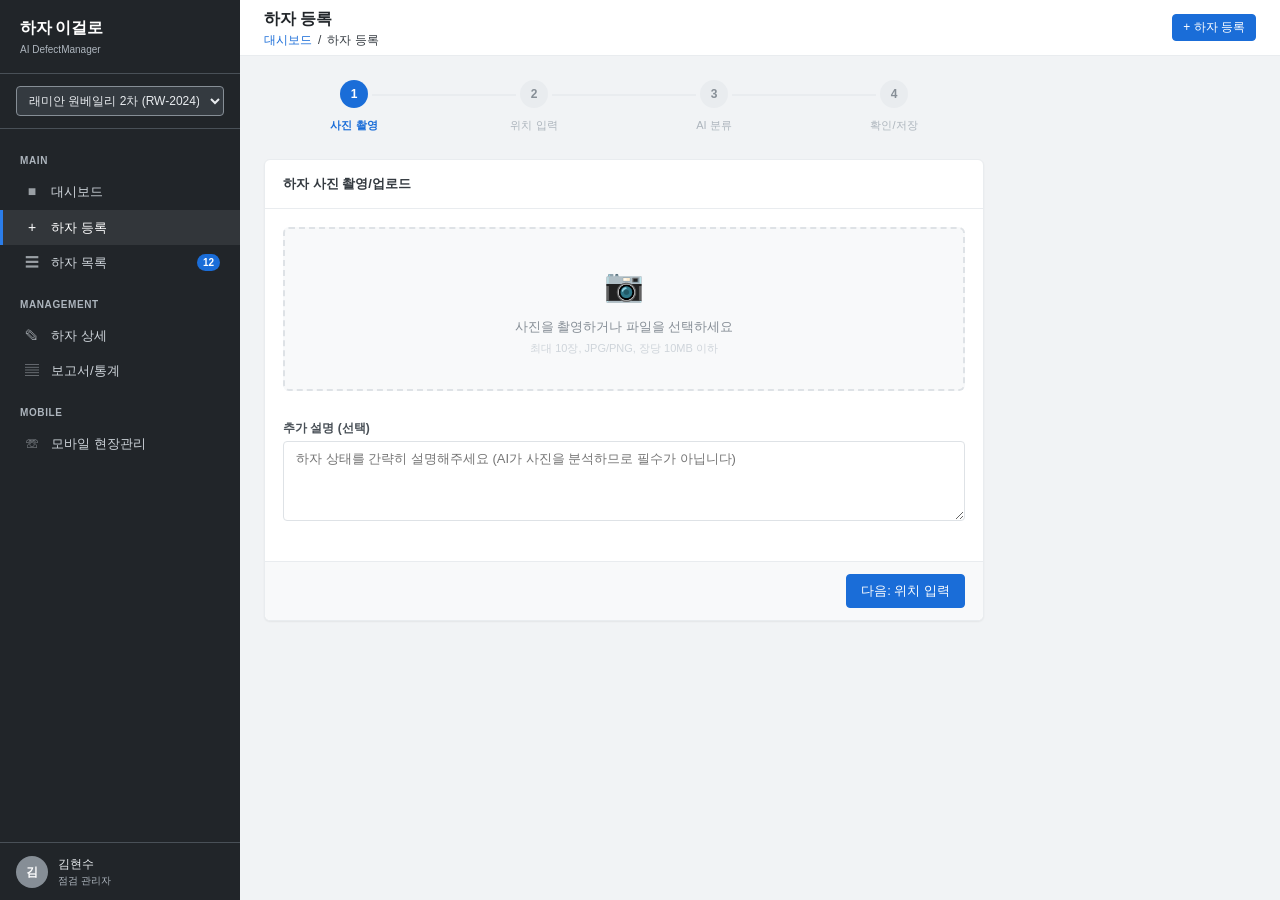
<file: mockup/defect-register.html>
<!DOCTYPE html>
<html lang="ko">
<head>
  <meta charset="UTF-8">
  <meta name="viewport" content="width=device-width, initial-scale=1.0">
  <title>하자 이걸로 - 하자 등록</title>
  <link rel="stylesheet" href="styles.css">
  <style>
    .register-form {
      max-width: 720px;
    }
    .photo-preview-grid {
      display: grid;
      grid-template-columns: repeat(auto-fill, minmax(100px, 1fr));
      gap: 8px;
      margin-top: 12px;
    }
    .photo-preview-item {
      aspect-ratio: 1;
      background: var(--gray-200);
      border-radius: var(--border-radius-sm);
      overflow: hidden;
      position: relative;
      display: flex;
      align-items: center;
      justify-content: center;
      font-size: 11px;
      color: var(--gray-500);
    }
    .photo-preview-item .remove-btn {
      position: absolute;
      top: 4px;
      right: 4px;
      width: 18px;
      height: 18px;
      background: rgba(0,0,0,0.5);
      color: #fff;
      border: none;
      border-radius: 50%;
      cursor: pointer;
      font-size: 10px;
      display: flex;
      align-items: center;
      justify-content: center;
    }
    .ai-processing {
      display: none;
      padding: 24px;
      text-align: center;
    }
    .ai-processing.active {
      display: block;
    }
    .ai-processing .spinner {
      width: 32px;
      height: 32px;
      margin-bottom: 12px;
    }
    .ai-processing .ai-step {
      font-size: 13px;
      color: var(--gray-600);
      margin-top: 8px;
    }
    .ai-processing .ai-step.done {
      color: var(--status-verified);
    }
    .ai-processing .ai-step.active-step {
      color: var(--primary-600);
      font-weight: 500;
    }
    .step-content {
      display: none;
    }
    .step-content.active {
      display: block;
    }
    .similar-case-item {
      padding: 12px;
      border: 1px solid var(--gray-200);
      border-radius: var(--border-radius-sm);
      margin-bottom: 8px;
      cursor: pointer;
      transition: all var(--transition);
    }
    .similar-case-item:hover {
      border-color: var(--primary-300);
      background: var(--primary-50);
    }
    .similar-case-header {
      display: flex;
      justify-content: space-between;
      align-items: center;
      margin-bottom: 4px;
    }
    .similarity-badge {
      font-size: 11px;
      font-weight: 600;
      padding: 2px 6px;
      border-radius: 3px;
      background: var(--primary-50);
      color: var(--primary-600);
    }
  </style>
</head>
<body>
  <div class="app-layout">
    <aside class="sidebar" id="sidebar"></aside>
    <div class="sidebar-overlay" id="sidebarOverlay"></div>

    <div class="main-content">
      <header class="top-header" id="topHeader"></header>

      <div class="page-body">
        <div class="register-form">
          <!-- Step wizard -->
          <div class="step-wizard" id="stepWizard">
            <div class="step-item active" data-step="1">
              <span class="step-label">사진 촬영</span>
            </div>
            <div class="step-item" data-step="2">
              <span class="step-label">위치 입력</span>
            </div>
            <div class="step-item" data-step="3">
              <span class="step-label">AI 분류</span>
            </div>
            <div class="step-item" data-step="4">
              <span class="step-label">확인/저장</span>
            </div>
          </div>

          <!-- Step 1: Photo -->
          <div class="step-content active" id="step1">
            <div class="card">
              <div class="card-header">
                <h3>하자 사진 촬영/업로드</h3>
              </div>
              <div class="card-body">
                <div class="photo-upload-area" id="uploadArea" onclick="simulatePhotoUpload()">
                  <div class="upload-icon">&#128247;</div>
                  <div class="upload-text">사진을 촬영하거나 파일을 선택하세요</div>
                  <div class="upload-hint">최대 10장, JPG/PNG, 장당 10MB 이하</div>
                </div>

                <div class="photo-preview-grid" id="photoPreview"></div>

                <div class="form-group mt-16">
                  <label class="form-label">추가 설명 (선택)</label>
                  <textarea class="form-textarea" id="descriptionInput" rows="3" placeholder="하자 상태를 간략히 설명해주세요 (AI가 사진을 분석하므로 필수가 아닙니다)"></textarea>
                </div>
              </div>
              <div class="card-footer" style="display: flex; justify-content: flex-end; gap: 8px;">
                <button class="btn btn-primary" onclick="goToStep(2)" id="step1Next" disabled>다음: 위치 입력</button>
              </div>
            </div>
          </div>

          <!-- Step 2: Location -->
          <div class="step-content" id="step2">
            <div class="card">
              <div class="card-header">
                <h3>위치 정보</h3>
              </div>
              <div class="card-body">
                <div class="form-row">
                  <div class="form-group">
                    <label class="form-label form-required">동</label>
                    <select class="form-select" id="buildingSelect">
                      <option value="">동 선택</option>
                      <option value="101">101동</option>
                      <option value="102">102동</option>
                      <option value="103">103동</option>
                      <option value="104">104동</option>
                      <option value="105">105동</option>
                    </select>
                  </div>
                  <div class="form-group">
                    <label class="form-label form-required">호</label>
                    <input type="text" class="form-input" id="unitInput" placeholder="예: 301">
                  </div>
                </div>

                <div class="form-row">
                  <div class="form-group">
                    <label class="form-label form-required">실</label>
                    <select class="form-select" id="roomSelect">
                      <option value="">실 선택</option>
                      <option value="거실">거실</option>
                      <option value="안방">안방</option>
                      <option value="작은방1">작은방1</option>
                      <option value="작은방2">작은방2</option>
                      <option value="주방">주방</option>
                      <option value="욕실">욕실</option>
                      <option value="현관">현관</option>
                      <option value="발코니">발코니</option>
                      <option value="드레스룸">드레스룸</option>
                      <option value="다용도실">다용도실</option>
                    </select>
                  </div>
                  <div class="form-group">
                    <label class="form-label">부위</label>
                    <select class="form-select" id="positionSelect">
                      <option value="">부위 선택</option>
                      <option value="천장">천장</option>
                      <option value="벽">벽</option>
                      <option value="바닥">바닥</option>
                      <option value="창">창</option>
                      <option value="문">문</option>
                      <option value="가구">가구</option>
                      <option value="설비">설비</option>
                    </select>
                  </div>
                </div>

                <div class="form-group">
                  <label class="form-label">점검 단계</label>
                  <select class="form-select" id="phaseSelect">
                    <option value="pre_check" selected>사전점검</option>
                    <option value="quality_check">품질검수</option>
                    <option value="movein">입주점검</option>
                  </select>
                </div>

                <div class="form-group">
                  <label style="display: flex; align-items: center; gap: 6px; cursor: pointer;">
                    <input type="checkbox" id="urgentCheck">
                    <span class="text-sm" style="color: var(--status-rejected); font-weight: 500;">긴급 하자로 표시</span>
                  </label>
                  <div class="form-hint">누수, 안전 위험 등 즉시 대응이 필요한 경우 체크</div>
                </div>
              </div>
              <div class="card-footer" style="display: flex; justify-content: space-between;">
                <button class="btn btn-secondary" onclick="goToStep(1)">이전</button>
                <button class="btn btn-primary" onclick="goToStep(3)">다음: AI 분류 시작</button>
              </div>
            </div>
          </div>

          <!-- Step 3: AI Classification -->
          <div class="step-content" id="step3">
            <div class="card">
              <div class="card-header">
                <h3>AI 자동 분류</h3>
              </div>
              <div class="card-body">
                <!-- Processing animation -->
                <div class="ai-processing" id="aiProcessing">
                  <div class="spinner"></div>
                  <div style="font-size: 14px; font-weight: 500; color: var(--gray-700);">AI가 사진을 분석하고 있습니다</div>
                  <div style="margin-top: 16px; text-align: left; max-width: 300px; margin-left: auto; margin-right: auto;">
                    <div class="ai-step" id="aiStep1">1. 이미지 전처리...</div>
                    <div class="ai-step" id="aiStep2">2. Vision AI 분석 중...</div>
                    <div class="ai-step" id="aiStep3">3. 공종/유형/심각도 분류 중...</div>
                    <div class="ai-step" id="aiStep4">4. 유사 사례 검색 중...</div>
                  </div>
                </div>

                <!-- Result (hidden initially) -->
                <div id="aiResult" style="display: none;">
                  <div class="ai-result-card">
                    <div class="ai-label">AI 분류 결과</div>
                    <div class="ai-result-grid">
                      <div class="ai-result-item">
                        <div class="ai-item-label">공종</div>
                        <div class="ai-item-value" id="aiWorkType">도장</div>
                      </div>
                      <div class="ai-result-item">
                        <div class="ai-item-label">하자유형</div>
                        <div class="ai-item-value" id="aiDefectType">균열</div>
                      </div>
                      <div class="ai-result-item">
                        <div class="ai-item-label">심각도</div>
                        <div class="ai-item-value" id="aiSeverity">Level 3 (중대)</div>
                      </div>
                    </div>
                    <div class="ai-confidence">
                      <span>신뢰도</span>
                      <div class="confidence-bar">
                        <div class="confidence-fill" id="aiConfBar" style="width: 94%"></div>
                      </div>
                      <span id="aiConfValue">94%</span>
                    </div>
                  </div>

                  <!-- User can override -->
                  <div class="mt-16" style="padding: 14px; background: var(--gray-50); border-radius: var(--border-radius); border: 1px solid var(--gray-200);">
                    <div class="text-xs text-muted mb-8" style="font-weight: 600;">AI 결과가 맞지 않으면 수정하세요</div>
                    <div class="form-row">
                      <div class="form-group" style="margin-bottom: 0;">
                        <label class="form-label">공종</label>
                        <select class="form-select" id="overrideWorkType">
                          ${MOCK.workTypes.map(w => `<option value="${w}" ${w === '도장' ? 'selected' : ''}>${w}</option>`).join('')}
                        </select>
                      </div>
                      <div class="form-group" style="margin-bottom: 0;">
                        <label class="form-label">심각도</label>
                        <select class="form-select" id="overrideSeverity">
                          <option value="1">Level 1 - 경미</option>
                          <option value="2">Level 2 - 보통</option>
                          <option value="3" selected>Level 3 - 중대</option>
                          <option value="4">Level 4 - 긴급</option>
                        </select>
                      </div>
                    </div>
                  </div>

                  <!-- Similar cases from RAG -->
                  <div class="mt-16">
                    <h4 style="font-size: 13px; font-weight: 600; margin-bottom: 10px; color: var(--gray-700);">유사 사례 (AI 추천)</h4>
                    <div id="similarCases"></div>
                  </div>
                </div>
              </div>
              <div class="card-footer" style="display: flex; justify-content: space-between;">
                <button class="btn btn-secondary" onclick="goToStep(2)">이전</button>
                <button class="btn btn-primary" onclick="goToStep(4)" id="step3Next" disabled>다음: 확인 및 저장</button>
              </div>
            </div>
          </div>

          <!-- Step 4: Confirm -->
          <div class="step-content" id="step4">
            <div class="card">
              <div class="card-header">
                <h3>등록 확인</h3>
              </div>
              <div class="card-body">
                <div id="confirmSummary"></div>
              </div>
              <div class="card-footer" style="display: flex; justify-content: space-between;">
                <button class="btn btn-secondary" onclick="goToStep(3)">이전</button>
                <div style="display: flex; gap: 8px;">
                  <button class="btn btn-secondary" onclick="saveDraft()">임시저장</button>
                  <button class="btn btn-primary" onclick="submitDefect()" id="submitBtn">등록하기</button>
                </div>
              </div>
            </div>
          </div>

        </div>
      </div>
    </div>
  </div>

  <script src="mock-data.js"></script>
  <script src="app.js"></script>
  <script>
    let uploadedPhotos = [];
    let currentStep = 1;

    document.addEventListener('DOMContentLoaded', () => {
      renderHeader('하자 등록', [
        { label: '대시보드', href: 'dashboard.html' },
        { label: '하자 등록' }
      ]);
    });

    function simulatePhotoUpload() {
      // Simulate adding photos
      const names = ['crack_ceiling.jpg', 'crack_detail.jpg', 'crack_wide.jpg'];
      if (uploadedPhotos.length >= 3) return;

      const name = names[uploadedPhotos.length];
      uploadedPhotos.push({ name, size: '2.4MB' });

      renderPhotoPreview();
      document.getElementById('step1Next').disabled = false;
    }

    function renderPhotoPreview() {
      const grid = document.getElementById('photoPreview');
      grid.innerHTML = uploadedPhotos.map((p, i) => `
        <div class="photo-preview-item" style="background: linear-gradient(135deg, var(--gray-200) 0%, var(--gray-300) 100%);">
          <span style="font-size: 10px; text-align: center; padding: 4px;">${p.name}<br>${p.size}</span>
          <button class="remove-btn" onclick="removePhoto(${i}); event.stopPropagation();">x</button>
        </div>
      `).join('');
    }

    function removePhoto(index) {
      uploadedPhotos.splice(index, 1);
      renderPhotoPreview();
      if (uploadedPhotos.length === 0) {
        document.getElementById('step1Next').disabled = true;
      }
    }

    function goToStep(step) {
      // Update wizard
      document.querySelectorAll('.step-item').forEach((el, i) => {
        el.classList.remove('active', 'done');
        if (i + 1 < step) el.classList.add('done');
        if (i + 1 === step) el.classList.add('active');
      });

      // Update content
      document.querySelectorAll('.step-content').forEach(el => el.classList.remove('active'));
      document.getElementById(`step${step}`).classList.add('active');

      // Trigger AI classification on step 3
      if (step === 3 && currentStep !== 3) {
        runAiClassification();
      }

      // Build confirmation on step 4
      if (step === 4) {
        buildConfirmation();
      }

      currentStep = step;
    }

    function runAiClassification() {
      const processing = document.getElementById('aiProcessing');
      const result = document.getElementById('aiResult');
      const nextBtn = document.getElementById('step3Next');

      processing.style.display = 'block';
      processing.classList.add('active');
      result.style.display = 'none';
      nextBtn.disabled = true;

      const steps = ['aiStep1', 'aiStep2', 'aiStep3', 'aiStep4'];
      let i = 0;

      function nextStep() {
        if (i > 0) {
          document.getElementById(steps[i - 1]).classList.remove('active-step');
          document.getElementById(steps[i - 1]).classList.add('done');
          document.getElementById(steps[i - 1]).textContent = document.getElementById(steps[i - 1]).textContent.replace('...', ' (완료)');
        }

        if (i < steps.length) {
          document.getElementById(steps[i]).classList.add('active-step');
          i++;
          setTimeout(nextStep, 600 + Math.random() * 500);
        } else {
          // Show result
          processing.style.display = 'none';
          result.style.display = 'block';
          nextBtn.disabled = false;

          // Render similar cases
          const cases = MOCK.getSimilarCases('도장', '균열');
          document.getElementById('similarCases').innerHTML = cases.map(c => `
            <div class="similar-case-item">
              <div class="similar-case-header">
                <span class="text-sm" style="font-weight: 500;">${c.project}</span>
                <span class="similarity-badge">유사도 ${c.similarity}%</span>
              </div>
              <div class="text-xs text-muted">${c.workType} > ${c.defectType} | 조치: ${c.resolution} | 소요: ${c.duration}</div>
            </div>
          `).join('');

          showToast('AI 분류가 완료되었습니다');
        }
      }

      setTimeout(nextStep, 400);
    }

    function buildConfirmation() {
      const building = document.getElementById('buildingSelect').value || '101';
      const unit = document.getElementById('unitInput').value || '301';
      const room = document.getElementById('roomSelect').value || '거실';
      const position = document.getElementById('positionSelect').value || '천장';
      const desc = document.getElementById('descriptionInput').value || '(사진 기반 AI 분석)';
      const workType = document.getElementById('overrideWorkType').value;
      const severity = document.getElementById('overrideSeverity').value;
      const sevLabels = { '1': '경미', '2': '보통', '3': '중대', '4': '긴급' };
      const isUrgent = document.getElementById('urgentCheck').checked;

      document.getElementById('confirmSummary').innerHTML = `
        <table style="width: 100%; border-collapse: collapse;">
          <tr>
            <td style="padding: 10px 0; width: 120px; font-size: 12px; color: var(--gray-500); vertical-align: top; border-bottom: 1px solid var(--gray-100);">프로젝트</td>
            <td style="padding: 10px 0; font-size: 13px; border-bottom: 1px solid var(--gray-100);">${MOCK.currentProject.name}</td>
          </tr>
          <tr>
            <td style="padding: 10px 0; font-size: 12px; color: var(--gray-500); border-bottom: 1px solid var(--gray-100);">위치</td>
            <td style="padding: 10px 0; font-size: 13px; border-bottom: 1px solid var(--gray-100);">${building}동 ${unit}호 ${room} ${position}</td>
          </tr>
          <tr>
            <td style="padding: 10px 0; font-size: 12px; color: var(--gray-500); border-bottom: 1px solid var(--gray-100);">사진</td>
            <td style="padding: 10px 0; font-size: 13px; border-bottom: 1px solid var(--gray-100);">${uploadedPhotos.length}장 첨부</td>
          </tr>
          <tr>
            <td style="padding: 10px 0; font-size: 12px; color: var(--gray-500); border-bottom: 1px solid var(--gray-100);">공종</td>
            <td style="padding: 10px 0; font-size: 13px; border-bottom: 1px solid var(--gray-100);">${workType}</td>
          </tr>
          <tr>
            <td style="padding: 10px 0; font-size: 12px; color: var(--gray-500); border-bottom: 1px solid var(--gray-100);">심각도</td>
            <td style="padding: 10px 0; font-size: 13px; border-bottom: 1px solid var(--gray-100);">
              <span class="severity-badge severity-${severity}">Level ${severity} - ${sevLabels[severity]}</span>
            </td>
          </tr>
          <tr>
            <td style="padding: 10px 0; font-size: 12px; color: var(--gray-500); border-bottom: 1px solid var(--gray-100);">설명</td>
            <td style="padding: 10px 0; font-size: 13px; border-bottom: 1px solid var(--gray-100);">${desc}</td>
          </tr>
          ${isUrgent ? `
          <tr>
            <td style="padding: 10px 0; font-size: 12px; color: var(--gray-500);">긴급</td>
            <td style="padding: 10px 0; font-size: 13px;"><span style="color: var(--status-rejected); font-weight: 500;">긴급 하자</span></td>
          </tr>
          ` : ''}
        </table>

        <div class="ai-result-card mt-16">
          <div class="ai-label">처리 예정 (AI 자동)</div>
          <div class="text-sm" style="color: var(--gray-600); line-height: 1.8;">
            1. 접수번호 자동 부여<br>
            2. AI 분류 결과 저장 (신뢰도 94%)<br>
            3. 시공사 자동 배정 (공종: ${workType})<br>
            4. 시공사 알림 발송 (SMS/알림톡)
          </div>
        </div>
      `;
    }

    function saveDraft() {
      showToast('임시저장 되었습니다');
    }

    function submitDefect() {
      const btn = document.getElementById('submitBtn');
      btn.innerHTML = '<span class="spinner"></span> 등록 중...';
      btn.disabled = true;

      setTimeout(() => {
        showToast('하자가 등록되었습니다. 접수번호: 260131-0013');
        setTimeout(() => {
          window.location.href = 'defect-list.html';
        }, 1500);
      }, 1000);
    }
  </script>
</body>
</html>
</file>
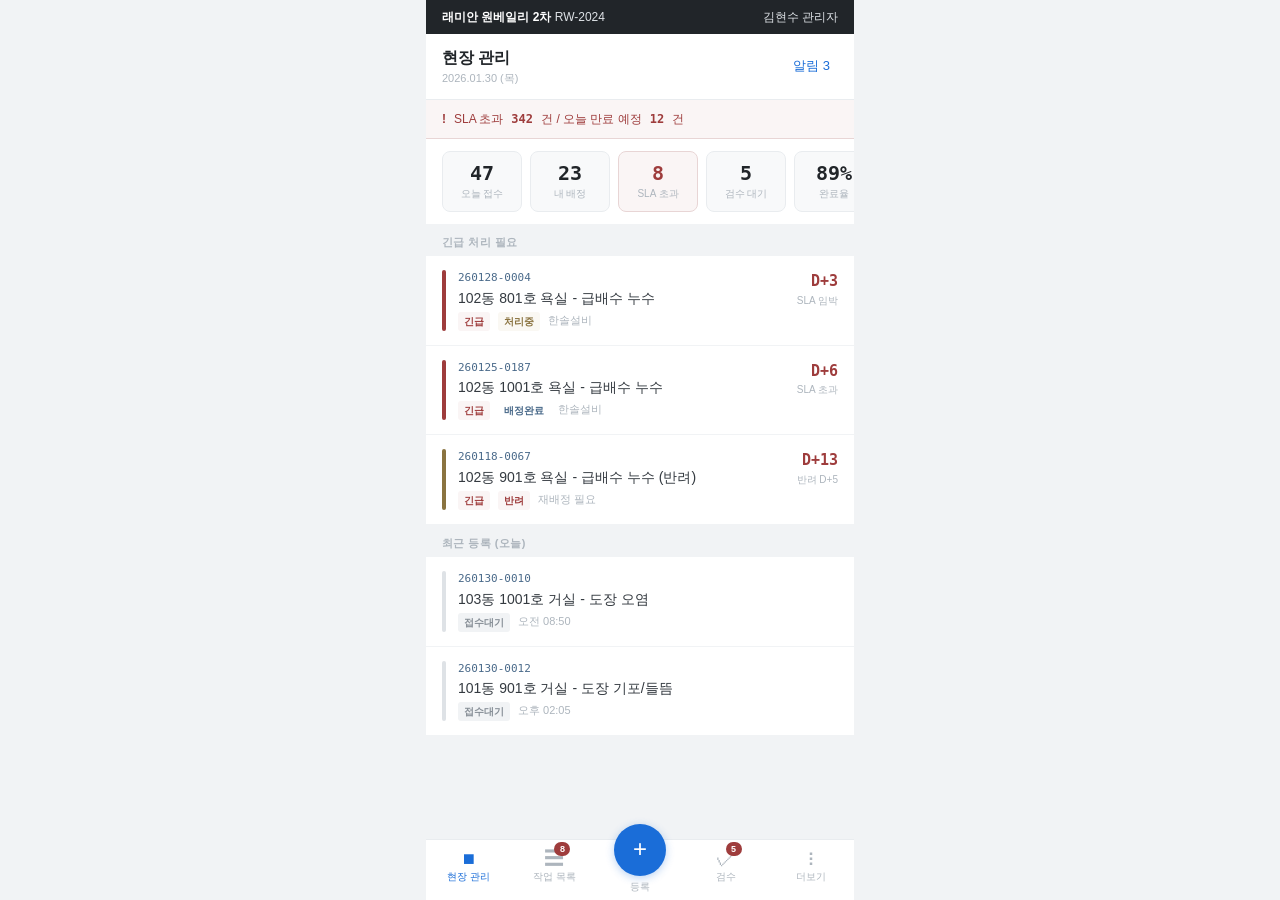
<file: mockup/mobile.html>
<!DOCTYPE html>
<html lang="ko">
<head>
  <meta charset="UTF-8">
  <meta name="viewport" content="width=device-width, initial-scale=1.0, maximum-scale=1.0, user-scalable=no">
  <title>하자 이걸로 - 현장 관리자 (모바일)</title>
  <style>
    /* ============================================
       Mobile Field Manager - Purpose-Built UI
       Target: 375px (iPhone SE) ~ 428px (iPhone 14 Pro Max)
       Touch targets: 44px minimum
       ============================================ */
    *, *::before, *::after { box-sizing: border-box; margin: 0; padding: 0; }

    :root {
      --gray-50: #f8f9fa;
      --gray-100: #f1f3f5;
      --gray-200: #e9ecef;
      --gray-300: #dee2e6;
      --gray-400: #ced4da;
      --gray-500: #adb5bd;
      --gray-600: #868e96;
      --gray-700: #495057;
      --gray-800: #343a40;
      --gray-900: #212529;
      --primary-500: #2b7de9;
      --primary-600: #1a6dd8;
      --d-danger: #9e3c3c;
      --d-danger-bg: #faf5f5;
      --d-ok: #4a7c6f;
      --d-ok-bg: #f4f9f7;
      --d-warn: #8a7340;
      --d-warn-bg: #faf8f3;
      --d-info: #4a6a8a;
      --font: -apple-system, BlinkMacSystemFont, 'Pretendard', 'Noto Sans KR', sans-serif;
      --mono: 'SF Mono', 'Consolas', monospace;
      --safe-bottom: env(safe-area-inset-bottom, 0px);
    }

    html { font-size: 14px; -webkit-font-smoothing: antialiased; }
    body {
      font-family: var(--font);
      color: var(--gray-800);
      background: var(--gray-100);
      line-height: 1.5;
      max-width: 428px;
      margin: 0 auto;
      min-height: 100vh;
      position: relative;
      overflow-x: hidden;
    }

    /* Mobile Header */
    .m-header {
      position: sticky;
      top: 0;
      z-index: 50;
      background: #fff;
      border-bottom: 1px solid var(--gray-200);
      padding: 12px 16px;
      display: flex;
      align-items: center;
      justify-content: space-between;
    }
    .m-header-title {
      font-size: 16px;
      font-weight: 600;
      color: var(--gray-900);
    }
    .m-header-sub {
      font-size: 11px;
      color: var(--gray-500);
    }
    .m-header-action {
      font-size: 13px;
      color: var(--primary-600);
      background: none;
      border: none;
      font-family: var(--font);
      cursor: pointer;
      padding: 8px;
    }

    /* Bottom Tab Bar */
    .m-tab-bar {
      position: fixed;
      bottom: 0;
      left: 50%;
      transform: translateX(-50%);
      width: 100%;
      max-width: 428px;
      background: #fff;
      border-top: 1px solid var(--gray-200);
      display: flex;
      z-index: 100;
      padding-bottom: var(--safe-bottom);
    }
    .m-tab {
      flex: 1;
      display: flex;
      flex-direction: column;
      align-items: center;
      padding: 8px 4px 6px;
      cursor: pointer;
      color: var(--gray-500);
      font-size: 10px;
      border: none;
      background: none;
      font-family: var(--font);
      position: relative;
      -webkit-tap-highlight-color: transparent;
    }
    .m-tab.active { color: var(--primary-600); }
    .m-tab .tab-icon {
      font-size: 20px;
      margin-bottom: 2px;
      line-height: 1;
    }
    .m-tab .tab-badge {
      position: absolute;
      top: 2px;
      right: calc(50% - 16px);
      background: var(--d-danger);
      color: #fff;
      font-size: 9px;
      font-weight: 700;
      padding: 0 4px;
      border-radius: 8px;
      min-width: 16px;
      text-align: center;
      line-height: 14px;
    }
    /* Camera button (center, raised) */
    .m-tab.camera-tab {
      position: relative;
    }
    .m-tab.camera-tab .tab-icon-wrap {
      width: 52px;
      height: 52px;
      background: var(--primary-600);
      border-radius: 50%;
      display: flex;
      align-items: center;
      justify-content: center;
      margin-top: -24px;
      box-shadow: 0 2px 8px rgba(26,109,216,0.3);
    }
    .m-tab.camera-tab .tab-icon-wrap .tab-icon {
      color: #fff;
      font-size: 24px;
    }

    /* Page container */
    .m-page {
      display: none;
      padding-bottom: 72px; /* tab bar height */
    }
    .m-page.active { display: block; }

    /* Cards */
    .m-card {
      background: #fff;
      border-bottom: 1px solid var(--gray-200);
      padding: 14px 16px;
    }
    .m-card + .m-card { margin-top: 1px; }
    .m-card-header {
      font-size: 13px;
      font-weight: 600;
      color: var(--gray-800);
      margin-bottom: 8px;
    }

    /* Stat pills row */
    .m-stat-row {
      display: flex;
      gap: 8px;
      padding: 12px 16px;
      background: #fff;
      overflow-x: auto;
      -webkit-overflow-scrolling: touch;
    }
    .m-stat-pill {
      flex-shrink: 0;
      padding: 10px 14px;
      background: var(--gray-50);
      border: 1px solid var(--gray-200);
      border-radius: 8px;
      text-align: center;
      min-width: 80px;
      cursor: pointer;
    }
    .m-stat-pill.danger { background: var(--d-danger-bg); border-color: #e8d5d5; }
    .m-stat-pill .sp-value {
      font-size: 20px;
      font-weight: 700;
      color: var(--gray-900);
      font-family: var(--mono);
      line-height: 1.1;
    }
    .m-stat-pill.danger .sp-value { color: var(--d-danger); }
    .m-stat-pill .sp-label {
      font-size: 10px;
      color: var(--gray-500);
      margin-top: 2px;
      white-space: nowrap;
    }

    /* Task list item */
    .m-task-item {
      display: flex;
      gap: 12px;
      padding: 14px 16px;
      background: #fff;
      border-bottom: 1px solid var(--gray-100);
      cursor: pointer;
      -webkit-tap-highlight-color: transparent;
      align-items: flex-start;
    }
    .m-task-item:active { background: var(--gray-50); }
    .m-task-priority {
      width: 4px;
      border-radius: 2px;
      align-self: stretch;
      flex-shrink: 0;
    }
    .m-task-priority.p-critical { background: var(--d-danger); }
    .m-task-priority.p-high { background: var(--d-warn); }
    .m-task-priority.p-normal { background: var(--gray-300); }
    .m-task-body { flex: 1; min-width: 0; }
    .m-task-id {
      font-family: var(--mono);
      font-size: 11px;
      color: var(--d-info);
    }
    .m-task-title {
      font-size: 14px;
      font-weight: 500;
      color: var(--gray-800);
      margin-top: 1px;
      white-space: nowrap;
      overflow: hidden;
      text-overflow: ellipsis;
    }
    .m-task-meta {
      display: flex;
      gap: 8px;
      margin-top: 3px;
      font-size: 11px;
      color: var(--gray-500);
    }
    .m-task-days {
      text-align: right;
      flex-shrink: 0;
    }
    .m-task-days .td-value {
      font-size: 15px;
      font-weight: 700;
      font-family: var(--mono);
    }
    .m-task-days .td-value.overdue { color: var(--d-danger); }
    .m-task-days .td-value.warning { color: var(--d-warn); }
    .m-task-days .td-value.normal { color: var(--gray-600); }
    .m-task-days .td-label {
      font-size: 10px;
      color: var(--gray-500);
    }

    /* Status badge (mobile) */
    .m-badge {
      display: inline-block;
      padding: 2px 6px;
      font-size: 10px;
      font-weight: 600;
      border-radius: 3px;
    }
    .m-badge.pending { background: #f1f3f5; color: var(--gray-600); }
    .m-badge.in-progress { background: var(--d-warn-bg); color: var(--d-warn); }
    .m-badge.assigned { background: var(--d-info-bg); color: var(--d-info); }
    .m-badge.completed { background: var(--d-ok-bg); color: var(--d-ok); }
    .m-badge.rejected { background: var(--d-danger-bg); color: var(--d-danger); }
    .m-badge.severity-3, .m-badge.severity-4 { background: var(--d-danger-bg); color: var(--d-danger); }

    /* Section separator */
    .m-section-sep {
      padding: 10px 16px 6px;
      font-size: 11px;
      font-weight: 600;
      color: var(--gray-500);
      text-transform: uppercase;
      letter-spacing: 0.04em;
      background: var(--gray-100);
    }

    /* Camera / Register flow */
    .m-camera-area {
      background: var(--gray-900);
      height: 320px;
      display: flex;
      flex-direction: column;
      align-items: center;
      justify-content: center;
      color: var(--gray-400);
      position: relative;
    }
    .m-camera-area .camera-preview {
      font-size: 48px;
      opacity: 0.3;
      margin-bottom: 8px;
    }
    .m-camera-area .camera-text {
      font-size: 13px;
    }
    .m-camera-controls {
      position: absolute;
      bottom: 16px;
      left: 0;
      right: 0;
      display: flex;
      justify-content: center;
      align-items: center;
      gap: 32px;
    }
    .m-shutter-btn {
      width: 64px;
      height: 64px;
      border-radius: 50%;
      border: 4px solid #fff;
      background: rgba(255,255,255,0.2);
      cursor: pointer;
      -webkit-tap-highlight-color: transparent;
    }
    .m-shutter-btn:active { background: rgba(255,255,255,0.5); }
    .m-gallery-btn, .m-flash-btn {
      color: #fff;
      font-size: 20px;
      background: none;
      border: none;
      cursor: pointer;
      padding: 8px;
      opacity: 0.7;
    }
    .m-photo-thumbs {
      display: flex;
      gap: 8px;
      padding: 12px 16px;
      background: #fff;
      overflow-x: auto;
    }
    .m-photo-thumb {
      width: 64px;
      height: 64px;
      border-radius: 6px;
      background: var(--gray-200);
      flex-shrink: 0;
      position: relative;
      overflow: hidden;
    }
    .m-photo-thumb .thumb-placeholder {
      width: 100%;
      height: 100%;
      display: flex;
      align-items: center;
      justify-content: center;
      font-size: 11px;
      color: var(--gray-500);
    }
    .m-photo-thumb .thumb-remove {
      position: absolute;
      top: 2px;
      right: 2px;
      width: 18px;
      height: 18px;
      background: rgba(0,0,0,0.6);
      color: #fff;
      border: none;
      border-radius: 50%;
      font-size: 10px;
      cursor: pointer;
      display: flex;
      align-items: center;
      justify-content: center;
    }
    .m-photo-thumb.add-more {
      border: 2px dashed var(--gray-300);
      background: var(--gray-50);
      display: flex;
      align-items: center;
      justify-content: center;
      font-size: 20px;
      color: var(--gray-400);
      cursor: pointer;
    }

    /* Location quick input */
    .m-quick-input {
      padding: 12px 16px;
      background: #fff;
      border-bottom: 1px solid var(--gray-200);
    }
    .m-quick-input label {
      display: block;
      font-size: 12px;
      font-weight: 600;
      color: var(--gray-700);
      margin-bottom: 4px;
    }
    .m-input-row {
      display: flex;
      gap: 8px;
    }
    .m-input-row select, .m-input-row input {
      flex: 1;
      padding: 10px 12px;
      font-size: 14px;
      border: 1px solid var(--gray-300);
      border-radius: 6px;
      background: #fff;
      color: var(--gray-800);
      font-family: var(--font);
      -webkit-appearance: none;
      min-height: 44px;
    }
    .m-input-row select:focus, .m-input-row input:focus {
      outline: none;
      border-color: var(--primary-500);
    }

    /* AI Result (mobile) */
    .m-ai-result {
      padding: 14px 16px;
      background: var(--d-info-bg);
      border-bottom: 1px solid var(--d-info-border, #d5dfe8);
    }
    .m-ai-result .ai-label {
      font-size: 10px;
      font-weight: 600;
      color: var(--d-info);
      letter-spacing: 0.04em;
      margin-bottom: 6px;
    }
    .m-ai-tags {
      display: flex;
      gap: 8px;
      flex-wrap: wrap;
    }
    .m-ai-tag {
      display: flex;
      flex-direction: column;
      padding: 8px 12px;
      background: #fff;
      border: 1px solid var(--gray-200);
      border-radius: 6px;
    }
    .m-ai-tag .at-label {
      font-size: 10px;
      color: var(--gray-500);
    }
    .m-ai-tag .at-value {
      font-size: 14px;
      font-weight: 600;
      color: var(--gray-800);
    }
    .m-ai-confidence {
      display: flex;
      align-items: center;
      gap: 6px;
      margin-top: 8px;
      font-size: 11px;
      color: var(--gray-600);
    }
    .m-ai-conf-bar {
      flex: 1;
      height: 4px;
      background: var(--gray-200);
      border-radius: 2px;
      overflow: hidden;
    }
    .m-ai-conf-fill {
      height: 100%;
      background: var(--d-ok);
      border-radius: 2px;
    }

    /* Bottom action bar */
    .m-action-bar {
      position: fixed;
      bottom: 56px;
      left: 50%;
      transform: translateX(-50%);
      width: 100%;
      max-width: 428px;
      padding: 12px 16px;
      padding-bottom: calc(12px + var(--safe-bottom));
      background: #fff;
      border-top: 1px solid var(--gray-200);
      display: flex;
      gap: 8px;
      z-index: 90;
    }
    .m-btn {
      flex: 1;
      padding: 12px 16px;
      font-size: 14px;
      font-weight: 600;
      border-radius: 8px;
      border: none;
      cursor: pointer;
      font-family: var(--font);
      min-height: 48px;
      -webkit-tap-highlight-color: transparent;
    }
    .m-btn:active { opacity: 0.8; }
    .m-btn-primary { background: var(--primary-600); color: #fff; }
    .m-btn-secondary { background: var(--gray-100); color: var(--gray-700); border: 1px solid var(--gray-300); }
    .m-btn-danger { background: var(--d-danger-bg); color: var(--d-danger); border: 1px solid #e8d5d5; }

    /* Inspect detail (mobile) */
    .m-detail-photos {
      display: flex;
      gap: 2px;
      height: 200px;
      background: var(--gray-200);
      overflow-x: auto;
    }
    .m-detail-photo {
      flex: 0 0 auto;
      width: 200px;
      height: 200px;
      background: var(--gray-300);
      display: flex;
      align-items: center;
      justify-content: center;
      font-size: 12px;
      color: var(--gray-500);
    }
    .m-detail-info {
      padding: 12px 16px;
      background: #fff;
    }
    .m-detail-row {
      display: flex;
      justify-content: space-between;
      padding: 8px 0;
      border-bottom: 1px solid var(--gray-100);
      font-size: 13px;
    }
    .m-detail-row:last-child { border-bottom: none; }
    .m-detail-row .dr-label {
      color: var(--gray-500);
      flex-shrink: 0;
    }
    .m-detail-row .dr-value {
      color: var(--gray-800);
      font-weight: 500;
      text-align: right;
    }

    /* Toast */
    .m-toast {
      position: fixed;
      top: 60px;
      left: 50%;
      transform: translateX(-50%) translateY(-80px);
      background: var(--gray-900);
      color: #fff;
      padding: 10px 20px;
      border-radius: 8px;
      font-size: 13px;
      z-index: 300;
      transition: transform 0.3s ease;
      white-space: nowrap;
    }
    .m-toast.show { transform: translateX(-50%) translateY(0); }

    /* Filter chips */
    .m-filter-chips {
      display: flex;
      gap: 6px;
      padding: 10px 16px;
      background: #fff;
      border-bottom: 1px solid var(--gray-200);
      overflow-x: auto;
      -webkit-overflow-scrolling: touch;
    }
    .m-chip {
      flex-shrink: 0;
      padding: 6px 12px;
      font-size: 12px;
      border: 1px solid var(--gray-300);
      border-radius: 16px;
      background: #fff;
      color: var(--gray-600);
      cursor: pointer;
      -webkit-tap-highlight-color: transparent;
    }
    .m-chip.active {
      background: var(--gray-800);
      color: #fff;
      border-color: var(--gray-800);
    }

    /* Empty state */
    .m-empty {
      text-align: center;
      padding: 48px 24px;
      color: var(--gray-500);
      font-size: 14px;
    }

    /* Project banner */
    .m-project-banner {
      padding: 8px 16px;
      background: var(--gray-900);
      color: var(--gray-300);
      font-size: 12px;
      display: flex;
      justify-content: space-between;
      align-items: center;
    }
    .m-project-banner strong {
      color: #fff;
    }

    /* Swipe action hint */
    .m-swipe-hint {
      text-align: center;
      font-size: 10px;
      color: var(--gray-400);
      padding: 6px;
    }

    /* Step indicator */
    .m-steps {
      display: flex;
      padding: 12px 16px;
      background: #fff;
      border-bottom: 1px solid var(--gray-200);
      gap: 4px;
    }
    .m-step {
      flex: 1;
      height: 3px;
      background: var(--gray-200);
      border-radius: 2px;
    }
    .m-step.done { background: var(--d-ok); }
    .m-step.active { background: var(--primary-500); }

    /* Description input */
    .m-desc-area {
      padding: 12px 16px;
      background: #fff;
      border-bottom: 1px solid var(--gray-200);
    }
    .m-desc-area textarea {
      width: 100%;
      min-height: 60px;
      padding: 10px 12px;
      font-size: 14px;
      border: 1px solid var(--gray-300);
      border-radius: 6px;
      font-family: var(--font);
      resize: vertical;
      color: var(--gray-800);
    }
    .m-desc-area textarea:focus {
      outline: none;
      border-color: var(--primary-500);
    }
    .m-desc-area textarea::placeholder {
      color: var(--gray-400);
    }

    /* Notification dot on tab */
    .m-notif-banner {
      padding: 10px 16px;
      background: var(--d-danger-bg);
      border-bottom: 1px solid #e8d5d5;
      font-size: 12px;
      color: var(--d-danger);
      display: flex;
      align-items: center;
      gap: 8px;
    }
    .m-notif-banner strong {
      font-family: var(--mono);
    }
  </style>
</head>
<body>

  <!-- Project Banner -->
  <div class="m-project-banner">
    <span><strong>래미안 원베일리 2차</strong> RW-2024</span>
    <span>김현수 관리자</span>
  </div>

  <!-- ============================================
       PAGE 1: HOME (Summary + Quick Access)
       ============================================ -->
  <div class="m-page active" id="page-home">
    <div class="m-header">
      <div>
        <div class="m-header-title">현장 관리</div>
        <div class="m-header-sub">2026.01.30 (목)</div>
      </div>
      <button class="m-header-action" onclick="mToast('알림 확인')">알림 3</button>
    </div>

    <!-- Urgent banner -->
    <div class="m-notif-banner">
      <span style="font-weight: 700;">!</span>
      SLA 초과 <strong>342</strong>건 / 오늘 만료 예정 <strong>12</strong>건
    </div>

    <!-- Stats -->
    <div class="m-stat-row">
      <div class="m-stat-pill" onclick="switchTab(1)">
        <div class="sp-value">47</div>
        <div class="sp-label">오늘 접수</div>
      </div>
      <div class="m-stat-pill" onclick="switchTab(1)">
        <div class="sp-value">23</div>
        <div class="sp-label">내 배정</div>
      </div>
      <div class="m-stat-pill danger" onclick="switchTab(1)">
        <div class="sp-value">8</div>
        <div class="sp-label">SLA 초과</div>
      </div>
      <div class="m-stat-pill" onclick="switchTab(3)">
        <div class="sp-value">5</div>
        <div class="sp-label">검수 대기</div>
      </div>
      <div class="m-stat-pill">
        <div class="sp-value">89%</div>
        <div class="sp-label">완료율</div>
      </div>
    </div>

    <!-- My urgent tasks -->
    <div class="m-section-sep">긴급 처리 필요</div>
    <div class="m-task-item" onclick="showDetail()">
      <div class="m-task-priority p-critical"></div>
      <div class="m-task-body">
        <div class="m-task-id">260128-0004</div>
        <div class="m-task-title">102동 801호 욕실 - 급배수 누수</div>
        <div class="m-task-meta">
          <span class="m-badge severity-4">긴급</span>
          <span class="m-badge in-progress">처리중</span>
          <span>한솔설비</span>
        </div>
      </div>
      <div class="m-task-days">
        <div class="td-value overdue">D+3</div>
        <div class="td-label">SLA 임박</div>
      </div>
    </div>
    <div class="m-task-item" onclick="showDetail()">
      <div class="m-task-priority p-critical"></div>
      <div class="m-task-body">
        <div class="m-task-id">260125-0187</div>
        <div class="m-task-title">102동 1001호 욕실 - 급배수 누수</div>
        <div class="m-task-meta">
          <span class="m-badge severity-4">긴급</span>
          <span class="m-badge assigned">배정완료</span>
          <span>한솔설비</span>
        </div>
      </div>
      <div class="m-task-days">
        <div class="td-value overdue">D+6</div>
        <div class="td-label">SLA 초과</div>
      </div>
    </div>
    <div class="m-task-item" onclick="showDetail()">
      <div class="m-task-priority p-high"></div>
      <div class="m-task-body">
        <div class="m-task-id">260118-0067</div>
        <div class="m-task-title">102동 901호 욕실 - 급배수 누수 (반려)</div>
        <div class="m-task-meta">
          <span class="m-badge severity-4">긴급</span>
          <span class="m-badge rejected">반려</span>
          <span>재배정 필요</span>
        </div>
      </div>
      <div class="m-task-days">
        <div class="td-value overdue">D+13</div>
        <div class="td-label">반려 D+5</div>
      </div>
    </div>

    <!-- Recent registrations -->
    <div class="m-section-sep">최근 등록 (오늘)</div>
    <div class="m-task-item" onclick="showDetail()">
      <div class="m-task-priority p-normal"></div>
      <div class="m-task-body">
        <div class="m-task-id">260130-0010</div>
        <div class="m-task-title">103동 1001호 거실 - 도장 오염</div>
        <div class="m-task-meta">
          <span class="m-badge pending">접수대기</span>
          <span>오전 08:50</span>
        </div>
      </div>
    </div>
    <div class="m-task-item" onclick="showDetail()">
      <div class="m-task-priority p-normal"></div>
      <div class="m-task-body">
        <div class="m-task-id">260130-0012</div>
        <div class="m-task-title">101동 901호 거실 - 도장 기포/들뜸</div>
        <div class="m-task-meta">
          <span class="m-badge pending">접수대기</span>
          <span>오후 02:05</span>
        </div>
      </div>
    </div>
  </div>

  <!-- ============================================
       PAGE 2: TASK LIST (My assigned work queue)
       ============================================ -->
  <div class="m-page" id="page-tasks">
    <div class="m-header">
      <div>
        <div class="m-header-title">작업 목록</div>
        <div class="m-header-sub">배정된 작업 관리</div>
      </div>
      <button class="m-header-action" onclick="mToast('정렬 변경')">우선순위순</button>
    </div>

    <div class="m-filter-chips">
      <button class="m-chip active" onclick="setChip(this)">전체 23</button>
      <button class="m-chip" onclick="setChip(this)">긴급 3</button>
      <button class="m-chip" onclick="setChip(this)">SLA 초과 8</button>
      <button class="m-chip" onclick="setChip(this)">배정완료 7</button>
      <button class="m-chip" onclick="setChip(this)">처리중 12</button>
      <button class="m-chip" onclick="setChip(this)">반려 1</button>
    </div>

    <div class="m-swipe-hint">좌우 스와이프: 상태 변경</div>

    <!-- Tasks -->
    <div class="m-task-item" onclick="showDetail()">
      <div class="m-task-priority p-critical"></div>
      <div class="m-task-body">
        <div class="m-task-id">260128-0004</div>
        <div class="m-task-title">102동 801호 욕실 - 급배수 누수</div>
        <div class="m-task-meta">
          <span class="m-badge severity-4">긴급</span>
          <span class="m-badge in-progress">처리중</span>
          <span>한솔설비 / 약속일 01.31</span>
        </div>
      </div>
      <div class="m-task-days">
        <div class="td-value overdue">D+3</div>
        <div class="td-label">내일 만료</div>
      </div>
    </div>
    <div class="m-task-item" onclick="showDetail()">
      <div class="m-task-priority p-critical"></div>
      <div class="m-task-body">
        <div class="m-task-id">260125-0187</div>
        <div class="m-task-title">102동 1001호 욕실 - 급배수 누수</div>
        <div class="m-task-meta">
          <span class="m-badge severity-4">긴급</span>
          <span class="m-badge assigned">배정완료</span>
          <span>한솔설비</span>
        </div>
      </div>
      <div class="m-task-days">
        <div class="td-value overdue">D+6</div>
        <div class="td-label">SLA 초과</div>
      </div>
    </div>
    <div class="m-task-item" onclick="showDetail()">
      <div class="m-task-priority p-high"></div>
      <div class="m-task-body">
        <div class="m-task-id">260122-0134</div>
        <div class="m-task-title">105동 1502호 발코니 - 방수 균열</div>
        <div class="m-task-meta">
          <span class="m-badge severity-3">중대</span>
          <span class="m-badge in-progress">처리중</span>
          <span>한양방수</span>
        </div>
      </div>
      <div class="m-task-days">
        <div class="td-value overdue">D+9</div>
        <div class="td-label">SLA 초과</div>
      </div>
    </div>
    <div class="m-task-item" onclick="showDetail()">
      <div class="m-task-priority p-high"></div>
      <div class="m-task-body">
        <div class="m-task-id">260126-0201</div>
        <div class="m-task-title">103동 1801호 거실 - 창호 외풍</div>
        <div class="m-task-meta">
          <span class="m-badge severity-3">중대</span>
          <span class="m-badge in-progress">처리중</span>
          <span>대림창호</span>
        </div>
      </div>
      <div class="m-task-days">
        <div class="td-value warning">D+5</div>
        <div class="td-label">2차 민원</div>
      </div>
    </div>
    <div class="m-task-item" onclick="showDetail()">
      <div class="m-task-priority p-normal"></div>
      <div class="m-task-body">
        <div class="m-task-id">260128-0001</div>
        <div class="m-task-title">101동 301호 거실 - 도장 균열</div>
        <div class="m-task-meta">
          <span class="m-badge severity-3">중대</span>
          <span class="m-badge in-progress">처리중</span>
          <span>대한도장 / 약속일 02.05</span>
        </div>
      </div>
      <div class="m-task-days">
        <div class="td-value normal">D+3</div>
        <div class="td-label">기한 이내</div>
      </div>
    </div>
    <div class="m-task-item" onclick="showDetail()">
      <div class="m-task-priority p-normal"></div>
      <div class="m-task-body">
        <div class="m-task-id">260128-0002</div>
        <div class="m-task-title">101동 502호 안방 - 미장 들뜸</div>
        <div class="m-task-meta">
          <span class="m-badge assigned">배정완료</span>
          <span>신우미장 / 약속일 02.07</span>
        </div>
      </div>
      <div class="m-task-days">
        <div class="td-value normal">D+3</div>
        <div class="td-label">기한 이내</div>
      </div>
    </div>
  </div>

  <!-- ============================================
       PAGE 3: CAMERA / REGISTER (Camera-first)
       ============================================ -->
  <div class="m-page" id="page-register">
    <div class="m-header" style="background: var(--gray-900); border: none;">
      <button class="m-header-action" style="color: #fff;" onclick="switchTab(0)">취소</button>
      <div style="text-align: center;">
        <div class="m-header-title" style="color: #fff;">하자 등록</div>
      </div>
      <button class="m-header-action" style="color: #fff; font-weight: 600;" onclick="goRegStep(2)">다음</button>
    </div>

    <!-- Step indicator -->
    <div class="m-steps" id="regSteps">
      <div class="m-step active"></div>
      <div class="m-step"></div>
      <div class="m-step"></div>
    </div>

    <!-- Step 1: Camera -->
    <div id="regStep1">
      <div class="m-camera-area" onclick="simulateCapture()">
        <div class="camera-preview">&#9634;</div>
        <div class="camera-text">촬영 영역을 터치하세요</div>
        <div class="m-camera-controls">
          <button class="m-gallery-btn" onclick="event.stopPropagation(); simulateCapture()">&#9633;</button>
          <button class="m-shutter-btn" onclick="event.stopPropagation(); simulateCapture()"></button>
          <button class="m-flash-btn" onclick="event.stopPropagation(); mToast('플래시 전환')">&#9788;</button>
        </div>
      </div>
      <div class="m-photo-thumbs" id="photoThumbs">
        <div class="m-photo-thumb">
          <div class="thumb-placeholder">사진 1</div>
          <button class="thumb-remove">X</button>
        </div>
        <div class="m-photo-thumb">
          <div class="thumb-placeholder">사진 2</div>
          <button class="thumb-remove">X</button>
        </div>
        <div class="m-photo-thumb add-more" onclick="simulateCapture()">+</div>
      </div>
    </div>

    <!-- Step 2: Location + Description (hidden initially) -->
    <div id="regStep2" style="display: none;">
      <div class="m-quick-input">
        <label>위치</label>
        <div class="m-input-row">
          <select>
            <option>101동</option>
            <option>102동</option>
            <option selected>103동</option>
          </select>
          <input type="text" placeholder="호수" value="1001">
        </div>
      </div>
      <div class="m-quick-input">
        <div class="m-input-row">
          <select>
            <option selected>거실</option>
            <option>안방</option>
            <option>주방</option>
            <option>욕실</option>
            <option>발코니</option>
            <option>현관</option>
          </select>
          <select>
            <option selected>천장</option>
            <option>벽</option>
            <option>바닥</option>
            <option>창</option>
          </select>
        </div>
      </div>
      <div class="m-desc-area">
        <label style="display: block; font-size: 12px; font-weight: 600; color: var(--gray-700); margin-bottom: 4px;">하자 설명 (선택)</label>
        <textarea placeholder="하자 내용을 간단히 입력하세요. AI가 자동으로 분류합니다."></textarea>
      </div>
    </div>

    <!-- Step 3: AI Classification + Confirm (hidden initially) -->
    <div id="regStep3" style="display: none;">
      <div class="m-ai-result">
        <div class="ai-label">AI 자동 분류</div>
        <div class="m-ai-tags">
          <div class="m-ai-tag">
            <span class="at-label">공종</span>
            <span class="at-value">도장</span>
          </div>
          <div class="m-ai-tag">
            <span class="at-label">유형</span>
            <span class="at-value">오염</span>
          </div>
          <div class="m-ai-tag">
            <span class="at-label">심각도</span>
            <span class="at-value">경미</span>
          </div>
        </div>
        <div class="m-ai-confidence">
          <span>AI 신뢰도</span>
          <div class="m-ai-conf-bar">
            <div class="m-ai-conf-fill" style="width: 91%;"></div>
          </div>
          <span style="font-family: var(--mono); font-weight: 600;">91%</span>
        </div>
      </div>

      <!-- Confirm summary -->
      <div class="m-detail-info">
        <div class="m-detail-row">
          <span class="dr-label">위치</span>
          <span class="dr-value">103동 1001호 거실 천장</span>
        </div>
        <div class="m-detail-row">
          <span class="dr-label">공종</span>
          <span class="dr-value">도장</span>
        </div>
        <div class="m-detail-row">
          <span class="dr-label">유형</span>
          <span class="dr-value">오염</span>
        </div>
        <div class="m-detail-row">
          <span class="dr-label">심각도</span>
          <span class="dr-value">경미</span>
        </div>
        <div class="m-detail-row">
          <span class="dr-label">사진</span>
          <span class="dr-value">2장</span>
        </div>
      </div>

      <div style="padding: 16px; text-align: center;">
        <div style="font-size: 12px; color: var(--gray-500); margin-bottom: 8px;">AI 분류가 맞지 않으면 수정할 수 있습니다</div>
        <button class="m-btn m-btn-secondary" style="flex: none; display: inline-block; width: auto; padding: 8px 20px;" onclick="mToast('수정 화면으로 이동합니다')">분류 수정</button>
      </div>
    </div>
  </div>

  <!-- ============================================
       PAGE 4: INSPECT (Verification workflow)
       ============================================ -->
  <div class="m-page" id="page-inspect">
    <div class="m-header">
      <div>
        <div class="m-header-title">검수 대기</div>
        <div class="m-header-sub">처리 완료된 하자 검수</div>
      </div>
      <button class="m-header-action">총 5건</button>
    </div>

    <!-- Inspection queue -->
    <div class="m-task-item" onclick="showInspectDetail()">
      <div class="m-task-priority p-high"></div>
      <div class="m-task-body">
        <div class="m-task-id">260127-0003</div>
        <div class="m-task-title">102동 1201호 주방 - 타일 파손</div>
        <div class="m-task-meta">
          <span class="m-badge completed">처리완료</span>
          <span>동아타일 / 처리일 01.29</span>
        </div>
      </div>
      <div class="m-task-days">
        <div class="td-value warning">D+2</div>
        <div class="td-label">검수 대기</div>
      </div>
    </div>
    <div class="m-task-item" onclick="showInspectDetail()">
      <div class="m-task-priority p-normal"></div>
      <div class="m-task-body">
        <div class="m-task-id">260125-0089</div>
        <div class="m-task-title">101동 1802호 안방 - 도장 탈락</div>
        <div class="m-task-meta">
          <span class="m-badge completed">처리완료</span>
          <span>대한도장 / 처리일 01.28</span>
        </div>
      </div>
      <div class="m-task-days">
        <div class="td-value warning">D+3</div>
        <div class="td-label">검수 대기</div>
      </div>
    </div>
    <div class="m-task-item" onclick="showInspectDetail()">
      <div class="m-task-priority p-normal"></div>
      <div class="m-task-body">
        <div class="m-task-id">260124-0072</div>
        <div class="m-task-title">103동 502호 욕실 - 타일 줄눈불량</div>
        <div class="m-task-meta">
          <span class="m-badge completed">처리완료</span>
          <span>동아타일 / 처리일 01.27</span>
        </div>
      </div>
      <div class="m-task-days">
        <div class="td-value normal">D+4</div>
        <div class="td-label">검수 대기</div>
      </div>
    </div>
    <div class="m-task-item" onclick="showInspectDetail()">
      <div class="m-task-priority p-normal"></div>
      <div class="m-task-body">
        <div class="m-task-id">260123-0058</div>
        <div class="m-task-title">105동 701호 거실 - 전기 접촉불량</div>
        <div class="m-task-meta">
          <span class="m-badge completed">처리완료</span>
          <span>삼성전기 / 처리일 01.28</span>
        </div>
      </div>
      <div class="m-task-days">
        <div class="td-value normal">D+3</div>
        <div class="td-label">검수 대기</div>
      </div>
    </div>
    <div class="m-task-item" onclick="showInspectDetail()">
      <div class="m-task-priority p-normal"></div>
      <div class="m-task-body">
        <div class="m-task-id">260122-0045</div>
        <div class="m-task-title">104동 1201호 현관 - 석공 오염</div>
        <div class="m-task-meta">
          <span class="m-badge completed">처리완료</span>
          <span>명성석공 / 처리일 01.26</span>
        </div>
      </div>
      <div class="m-task-days">
        <div class="td-value normal">D+5</div>
        <div class="td-label">검수 대기</div>
      </div>
    </div>
  </div>

  <!-- ============================================
       PAGE 5: MORE (Settings, Profile)
       ============================================ -->
  <div class="m-page" id="page-more">
    <div class="m-header">
      <div class="m-header-title">더보기</div>
    </div>

    <div class="m-card" style="display: flex; align-items: center; gap: 12px; padding: 16px;">
      <div style="width: 48px; height: 48px; border-radius: 50%; background: var(--gray-600); display: flex; align-items: center; justify-content: center; color: #fff; font-size: 16px; font-weight: 600;">김</div>
      <div>
        <div style="font-size: 15px; font-weight: 600; color: var(--gray-900);">김현수</div>
        <div style="font-size: 12px; color: var(--gray-500);">점검 관리자 / 한솔건설점검</div>
      </div>
    </div>

    <div class="m-section-sep">화면 바로가기</div>
    <div class="m-card" style="cursor: pointer;" onclick="location.href='dashboard.html'">
      <div style="font-size: 14px; color: var(--gray-700);">대시보드 (데스크탑)</div>
      <div style="font-size: 11px; color: var(--gray-500); margin-top: 2px;">전체 통계 및 AI 분석</div>
    </div>
    <div class="m-card" style="cursor: pointer;" onclick="location.href='reports.html'">
      <div style="font-size: 14px; color: var(--gray-700);">보고서/통계</div>
      <div style="font-size: 11px; color: var(--gray-500); margin-top: 2px;">상세 리포트 및 드릴다운</div>
    </div>
    <div class="m-card" style="cursor: pointer;" onclick="location.href='defect-list.html'">
      <div style="font-size: 14px; color: var(--gray-700);">하자 전체 목록</div>
      <div style="font-size: 11px; color: var(--gray-500); margin-top: 2px;">필터 검색 및 일괄 처리</div>
    </div>

    <div class="m-section-sep">설정</div>
    <div class="m-card" style="cursor: pointer;" onclick="mToast('알림 설정')">
      <div style="font-size: 14px; color: var(--gray-700);">알림 설정</div>
    </div>
    <div class="m-card" style="cursor: pointer;" onclick="mToast('프로젝트 변경')">
      <div style="font-size: 14px; color: var(--gray-700);">프로젝트 변경</div>
    </div>
    <div class="m-card" style="cursor: pointer;">
      <div style="font-size: 14px; color: var(--gray-700);">오프라인 데이터 동기화</div>
      <div style="font-size: 11px; color: var(--d-ok); margin-top: 2px;">마지막 동기화: 30초 전</div>
    </div>
    <div class="m-card" style="cursor: pointer;">
      <div style="font-size: 14px; color: var(--d-danger);">로그아웃</div>
    </div>
  </div>

  <!-- ============================================
       DETAIL OVERLAY (Task Detail)
       ============================================ -->
  <div id="detailOverlay" style="display: none; position: fixed; inset: 0; z-index: 200; background: var(--gray-100);">
    <div class="m-header" style="position: sticky; top: 0; z-index: 51;">
      <button class="m-header-action" onclick="closeDetail()" style="color: var(--gray-700);">&#8592; 뒤로</button>
      <div style="text-align: center;">
        <div class="m-header-title" style="font-size: 14px;">260128-0004</div>
      </div>
      <button class="m-header-action" onclick="mToast('공유')">공유</button>
    </div>

    <!-- Photos -->
    <div class="m-detail-photos">
      <div class="m-detail-photo">사진 1</div>
      <div class="m-detail-photo">사진 2</div>
      <div class="m-detail-photo">사진 3 (처리 전)</div>
      <div class="m-detail-photo">사진 4 (처리 후)</div>
    </div>

    <!-- Status + Severity -->
    <div style="padding: 12px 16px; background: #fff; display: flex; gap: 8px; align-items: center; border-bottom: 1px solid var(--gray-200);">
      <span class="m-badge in-progress" style="font-size: 12px; padding: 4px 10px;">처리중</span>
      <span class="m-badge severity-4" style="font-size: 12px; padding: 4px 10px;">긴급</span>
      <span style="margin-left: auto; font-size: 12px; color: var(--d-danger); font-weight: 600; font-family: var(--mono);">D+3</span>
    </div>

    <!-- Description -->
    <div class="m-card">
      <div style="font-size: 15px; font-weight: 500; color: var(--gray-800); margin-bottom: 6px;">욕실 천장에서 지속적 누수 발생</div>
      <div style="font-size: 13px; color: var(--gray-600); line-height: 1.6;">윗층 배관 문제 의심. 처리 담당: 한솔설비.</div>
    </div>

    <!-- Info grid -->
    <div class="m-detail-info">
      <div class="m-detail-row">
        <span class="dr-label">위치</span>
        <span class="dr-value">102동 801호 욕실 천장</span>
      </div>
      <div class="m-detail-row">
        <span class="dr-label">공종 / 유형</span>
        <span class="dr-value">설비(급배수) / 누수</span>
      </div>
      <div class="m-detail-row">
        <span class="dr-label">시공사</span>
        <span class="dr-value">한솔설비</span>
      </div>
      <div class="m-detail-row">
        <span class="dr-label">등록일</span>
        <span class="dr-value">2026.01.28 08:05</span>
      </div>
      <div class="m-detail-row">
        <span class="dr-label">약속일</span>
        <span class="dr-value" style="color: var(--d-danger);">2026.01.31 (내일)</span>
      </div>
      <div class="m-detail-row">
        <span class="dr-label">등록자</span>
        <span class="dr-value">최영호</span>
      </div>
    </div>

    <!-- AI Analysis -->
    <div class="m-section-sep">AI 분석</div>
    <div class="m-card">
      <div style="font-size: 12px; color: var(--gray-600); line-height: 1.6;">
        이 하자는 <strong>102동 8~12층</strong>에서 집중 발생하는 급배수 누수 패턴에 해당합니다.
        공통 배관 라인 점검이 권장됩니다.
      </div>
      <div style="font-size: 11px; color: var(--d-info); margin-top: 6px;">유사 사례 3건 | 평균 처리 2.5일</div>
    </div>

    <!-- Actions -->
    <div style="position: sticky; bottom: 0; padding: 12px 16px; background: #fff; border-top: 1px solid var(--gray-200); display: flex; gap: 8px;">
      <button class="m-btn m-btn-danger" style="flex: 0.5;" onclick="mToast('반려 처리')">반려</button>
      <button class="m-btn m-btn-secondary" style="flex: 0.5;" onclick="mToast('시공사에 독촉 알림 발송')">독촉</button>
      <button class="m-btn m-btn-primary" onclick="mToast('처리 완료 보고')">처리 완료</button>
    </div>
  </div>

  <!-- ============================================
       INSPECT DETAIL OVERLAY
       ============================================ -->
  <div id="inspectOverlay" style="display: none; position: fixed; inset: 0; z-index: 200; background: var(--gray-100);">
    <div class="m-header" style="position: sticky; top: 0; z-index: 51;">
      <button class="m-header-action" onclick="closeInspect()" style="color: var(--gray-700);">&#8592; 뒤로</button>
      <div style="text-align: center;">
        <div class="m-header-title" style="font-size: 14px;">검수 확인</div>
      </div>
      <div style="width: 60px;"></div>
    </div>

    <div class="m-detail-photos">
      <div class="m-detail-photo">처리 전 사진</div>
      <div class="m-detail-photo">처리 후 사진</div>
    </div>

    <div style="padding: 12px 16px; background: #fff; border-bottom: 1px solid var(--gray-200);">
      <div style="font-size: 14px; font-weight: 600; color: var(--gray-800);">102동 1201호 주방 - 타일 파손</div>
      <div style="font-size: 12px; color: var(--gray-500); margin-top: 2px;">260127-0003 | 동아타일 | 01.29 처리</div>
    </div>

    <div class="m-section-sep">시공사 처리 보고</div>
    <div class="m-card">
      <div style="font-size: 13px; color: var(--gray-700); line-height: 1.6;">
        파손된 타일 1매 교체 완료. 줄눈 마감까지 처리.
        동일 규격 타일 사용하여 색상 차이 없음.
      </div>
    </div>

    <div class="m-section-sep">검수 사진 촬영</div>
    <div style="padding: 16px; background: #fff;">
      <div class="m-photo-thumb add-more" style="width: 100%; height: 80px; border-radius: 8px;" onclick="mToast('검수 사진 촬영')">+ 검수 사진 촬영</div>
    </div>

    <div class="m-section-sep">검수 의견</div>
    <div class="m-desc-area">
      <textarea placeholder="검수 결과를 입력하세요 (선택)"></textarea>
    </div>

    <!-- Actions -->
    <div style="position: sticky; bottom: 0; padding: 12px 16px; background: #fff; border-top: 1px solid var(--gray-200); display: flex; gap: 8px;">
      <button class="m-btn m-btn-danger" onclick="mToast('반려 처리되었습니다.'); setTimeout(closeInspect, 800);">반려 (재시공)</button>
      <button class="m-btn m-btn-primary" onclick="mToast('검수 완료되었습니다.'); setTimeout(closeInspect, 800);">검수 승인</button>
    </div>
  </div>

  <!-- Register action bar (for step navigation) -->
  <div class="m-action-bar" id="regActionBar" style="display: none;">
    <button class="m-btn m-btn-secondary" id="regPrevBtn" onclick="goRegStep('prev')">이전</button>
    <button class="m-btn m-btn-primary" id="regNextBtn" onclick="goRegStep('next')">다음</button>
  </div>

  <!-- Bottom Tab Bar -->
  <div class="m-tab-bar" id="tabBar">
    <button class="m-tab active" onclick="switchTab(0)">
      <span class="tab-icon">&#9632;</span>
      <span>현장 관리</span>
    </button>
    <button class="m-tab" onclick="switchTab(1)">
      <span class="tab-icon">&#9776;</span>
      <span>작업 목록</span>
      <span class="tab-badge">8</span>
    </button>
    <button class="m-tab camera-tab" onclick="switchTab(2)">
      <div class="tab-icon-wrap">
        <span class="tab-icon">+</span>
      </div>
      <span style="margin-top: 4px;">등록</span>
    </button>
    <button class="m-tab" onclick="switchTab(3)">
      <span class="tab-icon">&#10003;</span>
      <span>검수</span>
      <span class="tab-badge">5</span>
    </button>
    <button class="m-tab" onclick="switchTab(4)">
      <span class="tab-icon">&#8942;</span>
      <span>더보기</span>
    </button>
  </div>

  <!-- Toast -->
  <div class="m-toast" id="mToast"></div>

  <script>
    const pages = ['page-home', 'page-tasks', 'page-register', 'page-inspect', 'page-more'];
    let currentRegStep = 1;

    function switchTab(idx) {
      // Show corresponding page
      pages.forEach((p, i) => {
        document.getElementById(p).classList.toggle('active', i === idx);
      });

      // Update tabs
      const tabs = document.querySelectorAll('.m-tab');
      tabs.forEach((t, i) => {
        t.classList.toggle('active', i === idx);
      });

      // Show/hide register action bar
      const regBar = document.getElementById('regActionBar');
      if (idx === 2) {
        regBar.style.display = 'flex';
        currentRegStep = 1;
        updateRegStep();
      } else {
        regBar.style.display = 'none';
      }

      // Close overlays
      closeDetail();
      closeInspect();
    }

    function goRegStep(dir) {
      if (dir === 'next' && currentRegStep < 3) currentRegStep++;
      else if (dir === 'prev' && currentRegStep > 1) currentRegStep--;
      else if (typeof dir === 'number') currentRegStep = dir;

      if (currentRegStep === 3) {
        // Simulate AI processing
        document.getElementById('regNextBtn').textContent = '접수 완료';
        document.getElementById('regNextBtn').onclick = function() {
          mToast('하자가 접수되었습니다.');
          setTimeout(() => switchTab(0), 800);
        };
      } else {
        document.getElementById('regNextBtn').textContent = '다음';
        document.getElementById('regNextBtn').onclick = function() { goRegStep('next'); };
      }

      updateRegStep();
    }

    function updateRegStep() {
      document.getElementById('regStep1').style.display = currentRegStep === 1 ? 'block' : 'none';
      document.getElementById('regStep2').style.display = currentRegStep === 2 ? 'block' : 'none';
      document.getElementById('regStep3').style.display = currentRegStep === 3 ? 'block' : 'none';

      const steps = document.querySelectorAll('#regSteps .m-step');
      steps.forEach((s, i) => {
        s.className = 'm-step';
        if (i + 1 < currentRegStep) s.classList.add('done');
        else if (i + 1 === currentRegStep) s.classList.add('active');
      });

      // Prev button
      document.getElementById('regPrevBtn').style.display = currentRegStep > 1 ? 'block' : 'none';
    }

    function simulateCapture() {
      mToast('사진이 촬영되었습니다.');
    }

    function showDetail() {
      document.getElementById('detailOverlay').style.display = 'block';
      document.body.style.overflow = 'hidden';
    }

    function closeDetail() {
      document.getElementById('detailOverlay').style.display = 'none';
      document.body.style.overflow = '';
    }

    function showInspectDetail() {
      document.getElementById('inspectOverlay').style.display = 'block';
      document.body.style.overflow = 'hidden';
    }

    function closeInspect() {
      document.getElementById('inspectOverlay').style.display = 'none';
      document.body.style.overflow = '';
    }

    function setChip(el) {
      document.querySelectorAll('.m-chip').forEach(c => c.classList.remove('active'));
      el.classList.add('active');
    }

    function mToast(msg) {
      const toast = document.getElementById('mToast');
      toast.textContent = msg;
      toast.classList.add('show');
      setTimeout(() => toast.classList.remove('show'), 2000);
    }
  </script>
</body>
</html>
</file>
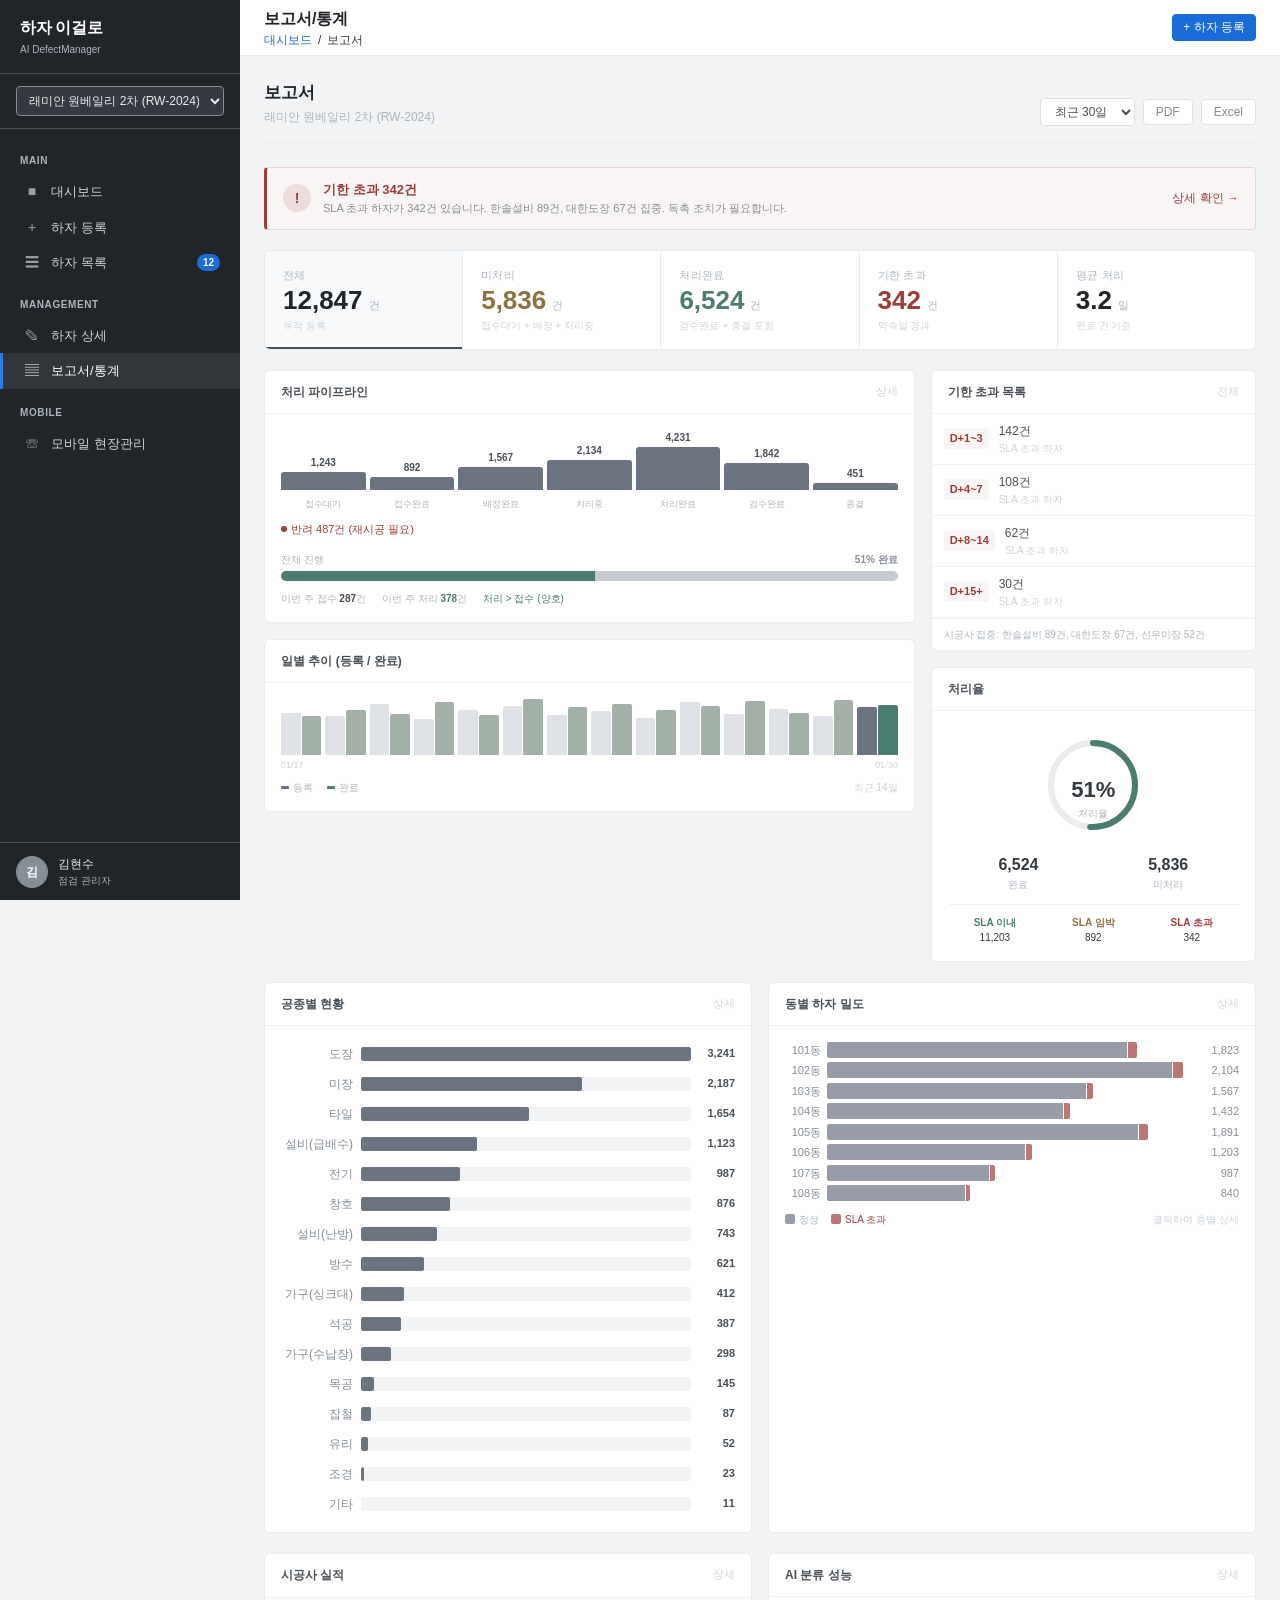
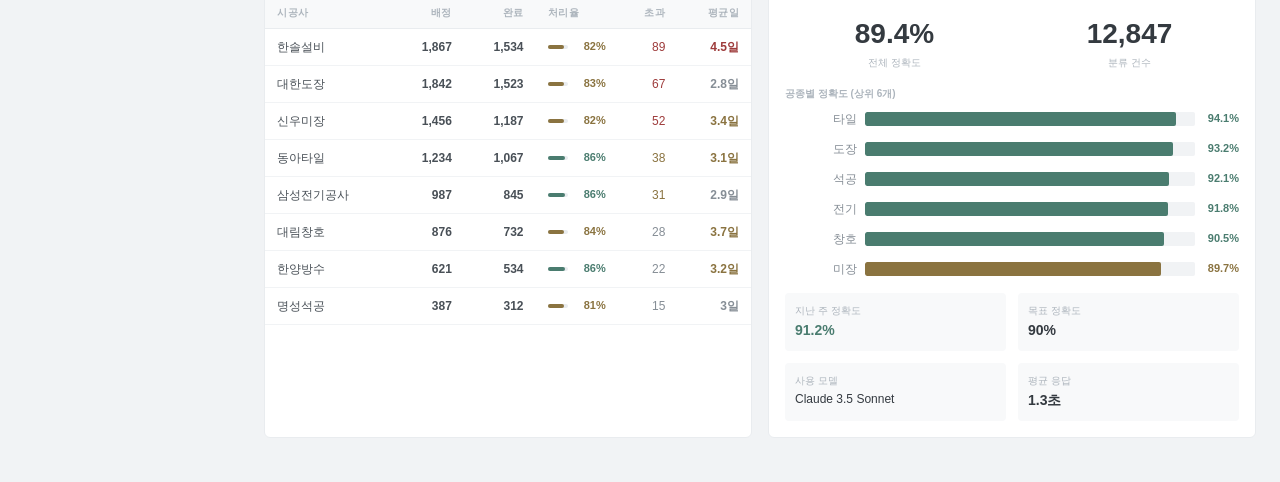
<file: mockup/reports.html>
<!DOCTYPE html>
<html lang="ko">
<head>
  <meta charset="UTF-8">
  <meta name="viewport" content="width=device-width, initial-scale=1.0">
  <title>하자 이걸로 - 보고서/통계</title>
  <link rel="stylesheet" href="styles.css">
  <style>
    /* =============================================
       Reports v2 — Actionable, Minimal, Monochrome
       Color philosophy:
         Base: gray scale only
         Semantic: ONE muted tone per meaning
           - overdue/danger: #b04040 (muted red-brown)
           - ok/done: #4a7c6f (muted sage)
           - caution/active: #8a7340 (muted amber-brown)
           - info/link: #4a6a8a (muted steel-blue)
         No saturated colors. No gradients. No shadows on charts.
       ============================================= */
    :root {
      --rpt-danger: #9e3c3c;
      --rpt-danger-bg: #faf5f5;
      --rpt-ok: #4a7c6f;
      --rpt-ok-bg: #f5faf8;
      --rpt-warn: #8a7340;
      --rpt-warn-bg: #faf8f2;
      --rpt-info: #4a6a8a;
      --rpt-info-bg: #f5f8fb;
      --rpt-bar: #c8ccd0;
      --rpt-bar-fill: #6b7280;
    }

    /* ---- Page header ---- */
    .rpt-page-header {
      display: flex;
      justify-content: space-between;
      align-items: flex-end;
      margin-bottom: 24px;
      padding-bottom: 16px;
      border-bottom: 1px solid var(--gray-200);
    }
    .rpt-page-header h2 {
      font-size: 17px;
      font-weight: 700;
      color: var(--gray-900);
      margin-bottom: 2px;
    }
    .rpt-page-header .rpt-sub {
      font-size: 12px;
      color: var(--gray-500);
    }
    .rpt-controls {
      display: flex;
      align-items: center;
      gap: 8px;
    }
    .rpt-controls select {
      padding: 5px 10px;
      font-size: 12px;
      border: 1px solid var(--gray-300);
      border-radius: 4px;
      background: #fff;
      color: var(--gray-700);
    }
    .rpt-export-btn {
      padding: 5px 12px;
      font-size: 12px;
      border: 1px solid var(--gray-300);
      border-radius: 4px;
      background: #fff;
      color: var(--gray-600);
      cursor: pointer;
      font-family: var(--font-family);
    }
    .rpt-export-btn:hover {
      background: var(--gray-50);
      border-color: var(--gray-400);
    }

    /* ---- Alert banner (overdue/critical) ---- */
    .alert-banner {
      display: flex;
      align-items: center;
      gap: 12px;
      padding: 12px 16px;
      background: var(--rpt-danger-bg);
      border: 1px solid #e8d4d4;
      border-left: 3px solid var(--rpt-danger);
      border-radius: 4px;
      margin-bottom: 20px;
      cursor: pointer;
      transition: background 120ms;
    }
    .alert-banner:hover {
      background: #f5edee;
    }
    .alert-banner .alert-icon {
      font-size: 14px;
      font-weight: 700;
      color: var(--rpt-danger);
      background: #eedcdc;
      width: 28px;
      height: 28px;
      display: flex;
      align-items: center;
      justify-content: center;
      border-radius: 50%;
      flex-shrink: 0;
    }
    .alert-banner .alert-body {
      flex: 1;
    }
    .alert-banner .alert-title {
      font-size: 13px;
      font-weight: 600;
      color: var(--rpt-danger);
    }
    .alert-banner .alert-desc {
      font-size: 11px;
      color: var(--gray-600);
      margin-top: 1px;
    }
    .alert-banner .alert-action {
      font-size: 12px;
      color: var(--rpt-danger);
      font-weight: 500;
      white-space: nowrap;
    }

    /* ---- KPI strip ---- */
    .kpi-strip {
      display: grid;
      grid-template-columns: repeat(5, 1fr);
      gap: 1px;
      background: var(--gray-200);
      border: 1px solid var(--gray-200);
      border-radius: 6px;
      overflow: hidden;
      margin-bottom: 20px;
    }
    .kpi-item {
      background: #fff;
      padding: 16px 18px;
      cursor: pointer;
      transition: background 120ms;
      position: relative;
    }
    .kpi-item:hover {
      background: var(--gray-50);
    }
    .kpi-item.active {
      background: var(--gray-50);
    }
    .kpi-item.active::after {
      content: '';
      position: absolute;
      bottom: 0;
      left: 0;
      right: 0;
      height: 2px;
      background: var(--gray-700);
    }
    .kpi-label {
      font-size: 11px;
      color: var(--gray-500);
      margin-bottom: 4px;
      letter-spacing: 0.02em;
    }
    .kpi-row {
      display: flex;
      align-items: baseline;
      gap: 6px;
    }
    .kpi-value {
      font-size: 26px;
      font-weight: 700;
      color: var(--gray-900);
      line-height: 1;
      font-variant-numeric: tabular-nums;
    }
    .kpi-unit {
      font-size: 11px;
      color: var(--gray-500);
    }
    .kpi-sub {
      font-size: 10px;
      color: var(--gray-400);
      margin-top: 4px;
    }
    .kpi-value.danger { color: var(--rpt-danger); }
    .kpi-value.ok { color: var(--rpt-ok); }
    .kpi-value.warn { color: var(--rpt-warn); }

    /* ---- Section title ---- */
    .section-title {
      font-size: 13px;
      font-weight: 600;
      color: var(--gray-700);
      margin-bottom: 12px;
      display: flex;
      align-items: center;
      justify-content: space-between;
    }
    .section-title .section-action {
      font-size: 11px;
      font-weight: 500;
      color: var(--rpt-info);
      cursor: pointer;
    }
    .section-title .section-action:hover {
      text-decoration: underline;
    }

    /* ---- Grid layouts ---- */
    .rpt-row-2 {
      display: grid;
      grid-template-columns: 1fr 1fr;
      gap: 16px;
      margin-bottom: 20px;
    }
    .rpt-row-3 {
      display: grid;
      grid-template-columns: 1fr 1fr 1fr;
      gap: 16px;
      margin-bottom: 20px;
    }
    .rpt-row-2-1 {
      display: grid;
      grid-template-columns: 2fr 1fr;
      gap: 16px;
      margin-bottom: 20px;
    }

    /* ---- Minimal card ---- */
    .rpt-card {
      background: #fff;
      border: 1px solid var(--gray-200);
      border-radius: 6px;
    }
    .rpt-card-head {
      padding: 12px 16px;
      border-bottom: 1px solid var(--gray-100);
      display: flex;
      align-items: center;
      justify-content: space-between;
    }
    .rpt-card-head h4 {
      font-size: 12px;
      font-weight: 600;
      color: var(--gray-700);
    }
    .rpt-card-head .card-tool {
      font-size: 11px;
      color: var(--gray-400);
      cursor: pointer;
    }
    .rpt-card-head .card-tool:hover {
      color: var(--gray-600);
    }
    .rpt-card-body {
      padding: 16px;
    }
    .rpt-card-body.no-pad {
      padding: 0;
    }

    /* ---- Horizontal bar chart (monochrome) ---- */
    .hbar-group {
      display: flex;
      flex-direction: column;
      gap: 6px;
    }
    .hbar-row {
      display: flex;
      align-items: center;
      gap: 8px;
      cursor: pointer;
      padding: 3px 0;
      border-radius: 3px;
      transition: background 80ms;
    }
    .hbar-row:hover {
      background: var(--gray-50);
      margin: 0 -6px;
      padding: 3px 6px;
    }
    .hbar-label {
      width: 72px;
      font-size: 12px;
      color: var(--gray-600);
      text-align: right;
      flex-shrink: 0;
      white-space: nowrap;
      overflow: hidden;
      text-overflow: ellipsis;
    }
    .hbar-track {
      flex: 1;
      height: 14px;
      background: var(--gray-100);
      border-radius: 2px;
      overflow: hidden;
    }
    .hbar-fill {
      height: 100%;
      background: var(--rpt-bar-fill);
      border-radius: 2px;
      transition: width 0.4s ease;
    }
    .hbar-val {
      width: 36px;
      font-size: 11px;
      font-weight: 600;
      color: var(--gray-700);
      font-variant-numeric: tabular-nums;
      flex-shrink: 0;
      text-align: right;
    }

    /* ---- Stacked progress (single row) ---- */
    .stacked-row {
      display: flex;
      height: 10px;
      border-radius: 5px;
      overflow: hidden;
      background: var(--gray-100);
    }
    .stacked-seg {
      height: 100%;
      transition: width 0.4s ease;
    }

    /* ---- Mini table ---- */
    .mini-table {
      width: 100%;
      border-collapse: collapse;
    }
    .mini-table th {
      text-align: left;
      padding: 8px 12px;
      font-size: 10px;
      font-weight: 600;
      color: var(--gray-500);
      text-transform: uppercase;
      letter-spacing: 0.05em;
      border-bottom: 1px solid var(--gray-200);
      background: var(--gray-50);
    }
    .mini-table td {
      padding: 9px 12px;
      font-size: 12px;
      border-bottom: 1px solid var(--gray-100);
      color: var(--gray-700);
    }
    .mini-table tbody tr {
      cursor: pointer;
      transition: background 80ms;
    }
    .mini-table tbody tr:hover {
      background: var(--gray-50);
    }
    .mini-table .num {
      font-variant-numeric: tabular-nums;
      font-weight: 600;
    }
    .mini-table .mono {
      font-family: var(--font-mono);
      font-size: 11px;
    }
    .mini-table .muted {
      color: var(--gray-400);
    }

    /* ---- Inline progress bar (thin) ---- */
    .inline-bar {
      display: flex;
      align-items: center;
      gap: 6px;
    }
    .inline-bar-track {
      flex: 1;
      height: 4px;
      background: var(--gray-200);
      border-radius: 2px;
    }
    .inline-bar-fill {
      height: 100%;
      border-radius: 2px;
      background: var(--rpt-bar-fill);
    }
    .inline-bar-text {
      font-size: 11px;
      font-weight: 600;
      width: 32px;
      text-align: right;
      color: var(--gray-600);
      font-variant-numeric: tabular-nums;
    }

    /* ---- Overdue list (compact) ---- */
    .overdue-row {
      display: flex;
      align-items: center;
      gap: 10px;
      padding: 8px 12px;
      border-bottom: 1px solid var(--gray-100);
      cursor: pointer;
      transition: background 80ms;
    }
    .overdue-row:last-child { border-bottom: none; }
    .overdue-row:hover { background: var(--gray-50); }
    .overdue-days {
      font-size: 11px;
      font-weight: 700;
      color: var(--rpt-danger);
      background: var(--rpt-danger-bg);
      padding: 2px 6px;
      border-radius: 3px;
      white-space: nowrap;
      min-width: 40px;
      text-align: center;
    }
    .overdue-info {
      flex: 1;
      min-width: 0;
    }
    .overdue-title {
      font-size: 12px;
      color: var(--gray-700);
      white-space: nowrap;
      overflow: hidden;
      text-overflow: ellipsis;
    }
    .overdue-meta {
      font-size: 10px;
      color: var(--gray-400);
      margin-top: 1px;
    }

    /* ---- Heat cells (for building grid) ---- */
    .heat-grid {
      display: grid;
      gap: 2px;
    }
    .heat-cell {
      padding: 10px 8px;
      text-align: center;
      border-radius: 3px;
      cursor: pointer;
      transition: opacity 80ms;
    }
    .heat-cell:hover { opacity: 0.8; }
    .heat-cell .heat-label {
      font-size: 10px;
      color: inherit;
      opacity: 0.7;
      margin-bottom: 2px;
    }
    .heat-cell .heat-value {
      font-size: 16px;
      font-weight: 700;
      font-variant-numeric: tabular-nums;
    }

    /* ---- Trend sparkline (CSS-only) ---- */
    .sparkline {
      display: flex;
      align-items: flex-end;
      gap: 3px;
      height: 40px;
    }
    .spark-bar {
      flex: 1;
      border-radius: 2px 2px 0 0;
      background: var(--gray-300);
      min-width: 6px;
      transition: height 0.3s ease;
      position: relative;
    }
    .spark-bar.highlight {
      background: var(--rpt-bar-fill);
    }
    .spark-bar:hover {
      opacity: 0.7;
    }
    .spark-labels {
      display: flex;
      justify-content: space-between;
      margin-top: 4px;
    }
    .spark-labels span {
      font-size: 9px;
      color: var(--gray-400);
    }

    /* ---- Popup / Drill-down panel ---- */
    .drill-overlay {
      display: none;
      position: fixed;
      top: 0; left: 0; right: 0; bottom: 0;
      background: rgba(0,0,0,0.25);
      z-index: 200;
      align-items: flex-start;
      justify-content: center;
      padding-top: 60px;
    }
    .drill-overlay.active {
      display: flex;
    }
    .drill-panel {
      background: #fff;
      border-radius: 8px;
      width: 90%;
      max-width: 680px;
      max-height: 75vh;
      overflow-y: auto;
      border: 1px solid var(--gray-200);
      box-shadow: 0 8px 32px rgba(0,0,0,0.12);
    }
    .drill-head {
      padding: 16px 20px;
      border-bottom: 1px solid var(--gray-200);
      display: flex;
      align-items: center;
      justify-content: space-between;
      position: sticky;
      top: 0;
      background: #fff;
      z-index: 1;
    }
    .drill-head h3 {
      font-size: 14px;
      font-weight: 600;
      color: var(--gray-800);
    }
    .drill-close {
      background: none;
      border: none;
      font-size: 18px;
      color: var(--gray-400);
      cursor: pointer;
      padding: 4px 8px;
    }
    .drill-close:hover { color: var(--gray-700); }
    .drill-body {
      padding: 20px;
    }
    .drill-body .drill-stat-row {
      display: flex;
      gap: 16px;
      margin-bottom: 16px;
    }
    .drill-stat {
      flex: 1;
      padding: 12px;
      background: var(--gray-50);
      border-radius: 4px;
      text-align: center;
    }
    .drill-stat .ds-val {
      font-size: 22px;
      font-weight: 700;
      color: var(--gray-800);
    }
    .drill-stat .ds-label {
      font-size: 10px;
      color: var(--gray-500);
      margin-top: 2px;
    }
    .drill-footer {
      padding: 12px 20px;
      border-top: 1px solid var(--gray-100);
      display: flex;
      justify-content: flex-end;
      gap: 8px;
    }

    /* ---- Responsive ---- */
    @media (max-width: 768px) {
      .kpi-strip { grid-template-columns: repeat(2, 1fr); }
      .rpt-row-2, .rpt-row-3, .rpt-row-2-1 { grid-template-columns: 1fr; }
      .rpt-controls { flex-wrap: wrap; }
    }
  </style>
</head>
<body>
  <div class="app-layout">
    <aside class="sidebar" id="sidebar"></aside>
    <div class="sidebar-overlay" id="sidebarOverlay"></div>

    <div class="main-content">
      <header class="top-header" id="topHeader"></header>

      <div class="page-body">

        <!-- Page header -->
        <div class="rpt-page-header">
          <div>
            <h2>보고서</h2>
            <div class="rpt-sub" id="rptProjectName"></div>
          </div>
          <div class="rpt-controls">
            <select id="periodSelect" onchange="handlePeriodChange()">
              <option value="7">최근 7일</option>
              <option value="30" selected>최근 30일</option>
              <option value="90">최근 90일</option>
              <option value="all">전체 기간</option>
            </select>
            <button class="rpt-export-btn" onclick="showToast('PDF 보고서를 생성합니다')">PDF</button>
            <button class="rpt-export-btn" onclick="showToast('엑셀 파일을 다운로드합니다')">Excel</button>
          </div>
        </div>

        <!-- Alert: Overdue -->
        <div class="alert-banner" id="alertBanner" onclick="openDrill('overdue')">
          <div class="alert-icon">!</div>
          <div class="alert-body">
            <div class="alert-title">기한 초과</div>
            <div class="alert-desc">SLA 초과 하자가 있습니다. 독촉 조치가 필요합니다.</div>
          </div>
          <div class="alert-action">상세 확인 &rarr;</div>
        </div>

        <!-- KPI strip -->
        <div class="kpi-strip">
          <div class="kpi-item active" onclick="openDrill('total')">
            <div class="kpi-label">전체</div>
            <div class="kpi-row">
              <span class="kpi-value" id="kTotal">-</span>
              <span class="kpi-unit">건</span>
            </div>
            <div class="kpi-sub">누적 등록</div>
          </div>
          <div class="kpi-item" onclick="openDrill('open')">
            <div class="kpi-label">미처리</div>
            <div class="kpi-row">
              <span class="kpi-value warn" id="kOpen">-</span>
              <span class="kpi-unit">건</span>
            </div>
            <div class="kpi-sub">접수대기 + 배정 + 처리중</div>
          </div>
          <div class="kpi-item" onclick="openDrill('done')">
            <div class="kpi-label">처리완료</div>
            <div class="kpi-row">
              <span class="kpi-value ok" id="kDone">-</span>
              <span class="kpi-unit">건</span>
            </div>
            <div class="kpi-sub">검수완료 + 종결 포함</div>
          </div>
          <div class="kpi-item" onclick="openDrill('overdue')">
            <div class="kpi-label">기한 초과</div>
            <div class="kpi-row">
              <span class="kpi-value danger" id="kOverdue">-</span>
              <span class="kpi-unit">건</span>
            </div>
            <div class="kpi-sub">약속일 경과</div>
          </div>
          <div class="kpi-item">
            <div class="kpi-label">평균 처리</div>
            <div class="kpi-row">
              <span class="kpi-value">3.2</span>
              <span class="kpi-unit">일</span>
            </div>
            <div class="kpi-sub">완료 건 기준</div>
          </div>
        </div>

        <!-- Row 1: Progress overview + Overdue list -->
        <div class="rpt-row-2-1">

          <!-- Left: Visual overview -->
          <div>
            <!-- Processing pipeline -->
            <div class="rpt-card" style="margin-bottom: 16px;">
              <div class="rpt-card-head">
                <h4>처리 파이프라인</h4>
                <span class="card-tool" onclick="openDrill('pipeline')">상세</span>
              </div>
              <div class="rpt-card-body">
                <div id="pipelineChart"></div>
              </div>
            </div>

            <!-- Trend -->
            <div class="rpt-card">
              <div class="rpt-card-head">
                <h4>일별 추이 (등록 / 완료)</h4>
              </div>
              <div class="rpt-card-body" id="trendChart"></div>
            </div>
          </div>

          <!-- Right: Overdue + Urgent -->
          <div>
            <div class="rpt-card" style="margin-bottom: 16px;">
              <div class="rpt-card-head">
                <h4>기한 초과 목록</h4>
                <span class="card-tool" onclick="openDrill('overdue')">전체</span>
              </div>
              <div class="rpt-card-body no-pad" id="overdueList"></div>
            </div>

            <div class="rpt-card">
              <div class="rpt-card-head">
                <h4>처리율</h4>
              </div>
              <div class="rpt-card-body" id="completionGauge"></div>
            </div>
          </div>
        </div>

        <!-- Row 2: Work type + Building breakdown -->
        <div class="rpt-row-2">
          <!-- Work type -->
          <div class="rpt-card">
            <div class="rpt-card-head">
              <h4>공종별 현황</h4>
              <span class="card-tool" onclick="openDrill('worktype')">상세</span>
            </div>
            <div class="rpt-card-body" id="workTypeChart"></div>
          </div>

          <!-- Building heatmap -->
          <div class="rpt-card">
            <div class="rpt-card-head">
              <h4>동별 하자 밀도</h4>
              <span class="card-tool" onclick="openDrill('building')">상세</span>
            </div>
            <div class="rpt-card-body" id="buildingHeat"></div>
          </div>
        </div>

        <!-- Row 3: Contractor performance + AI -->
        <div class="rpt-row-2">
          <!-- Contractor -->
          <div class="rpt-card">
            <div class="rpt-card-head">
              <h4>시공사 실적</h4>
              <span class="card-tool" onclick="openDrill('contractor')">상세</span>
            </div>
            <div class="rpt-card-body no-pad" id="contractorTable"></div>
          </div>

          <!-- AI performance -->
          <div class="rpt-card">
            <div class="rpt-card-head">
              <h4>AI 분류 성능</h4>
              <span class="card-tool" onclick="openDrill('ai')">상세</span>
            </div>
            <div class="rpt-card-body" id="aiSummary"></div>
          </div>
        </div>

      </div>
    </div>
  </div>

  <!-- Drill-down popup -->
  <div class="drill-overlay" id="drillOverlay" onclick="if(event.target===this)closeDrill()">
    <div class="drill-panel">
      <div class="drill-head">
        <h3 id="drillTitle">상세 정보</h3>
        <button class="drill-close" onclick="closeDrill()">&times;</button>
      </div>
      <div class="drill-body" id="drillBody"></div>
      <div class="drill-footer" id="drillFooter"></div>
    </div>
  </div>

  <script src="mock-data.js"></script>
  <script src="app.js"></script>
  <script>
    /* ============================================
       Reports v2 — 10K Scale Data
       Uses MOCK.scaledStats for all visualizations
       ============================================ */
    const S = MOCK.scaledStats;
    const SC = S.statusCounts;

    const stats = {
      total: S.total,
      open: S.openCount,
      done: S.completedCount,
      overdue: S.overdueCount,
      avgDays: S.avgProcessDays,
    };

    /* ============================================
       Init
       ============================================ */
    document.addEventListener('DOMContentLoaded', () => {
      renderHeader('보고서/통계', [
        { label: '대시보드', href: 'dashboard.html' },
        { label: '보고서' }
      ]);
      document.getElementById('rptProjectName').textContent =
        MOCK.currentProject.name + ' (' + MOCK.currentProject.code + ')';

      // KPI
      document.getElementById('kTotal').textContent = stats.total.toLocaleString();
      document.getElementById('kOpen').textContent = stats.open.toLocaleString();
      document.getElementById('kDone').textContent = stats.done.toLocaleString();
      document.getElementById('kOverdue').textContent = stats.overdue.toLocaleString();

      // Hide alert if no overdue
      if (stats.overdue === 0) {
        document.getElementById('alertBanner').style.display = 'none';
      } else {
        document.querySelector('.alert-title').textContent = `기한 초과 ${stats.overdue.toLocaleString()}건`;
        document.querySelector('.alert-desc').textContent =
          `SLA 초과 하자가 ${stats.overdue}건 있습니다. 한솔설비 ${S.overdueBreakdown.byContractor['한솔설비']}건, 대한도장 ${S.overdueBreakdown.byContractor['대한도장']}건 집중. 독촉 조치가 필요합니다.`;
      }

      renderPipeline();
      renderTrend();
      renderOverdue();
      renderCompletion();
      renderWorkType();
      renderBuildingHeat();
      renderContractor();
      renderAiSummary();
    });

    /* ============================================
       Renderers
       ============================================ */

    function renderPipeline() {
      const stages = [
        { key: 'PENDING', label: '접수대기', count: SC.PENDING },
        { key: 'RECEIVED', label: '접수완료', count: SC.RECEIVED },
        { key: 'ASSIGNED', label: '배정완료', count: SC.ASSIGNED },
        { key: 'IN_PROGRESS', label: '처리중', count: SC.IN_PROGRESS },
        { key: 'COMPLETED', label: '처리완료', count: SC.COMPLETED },
        { key: 'VERIFIED', label: '검수완료', count: SC.VERIFIED },
        { key: 'CLOSED', label: '종결', count: SC.CLOSED },
      ];
      const rejected = SC.REJECTED;
      const maxStage = Math.max(...stages.map(s => s.count), 1);

      let html = '<div style="display: flex; gap: 4px; align-items: flex-end; height: 60px; margin-bottom: 8px;">';
      stages.forEach(s => {
        const h = Math.max(8, Math.round(s.count / maxStage * 100));
        html += `
          <div style="flex: 1; display: flex; flex-direction: column; align-items: center; justify-content: flex-end; height: 100%; cursor: pointer;"
               onclick="openDrill('status_${s.key}')" title="${s.label}: ${s.count.toLocaleString()}건">
            <span style="font-size: 10px; font-weight: 600; color: var(--gray-700); margin-bottom: 2px;">${s.count.toLocaleString()}</span>
            <div style="width: 100%; height: ${h}%; background: var(--rpt-bar-fill); border-radius: 3px 3px 0 0; min-height: 4px; opacity: ${s.count > 0 ? 1 : 0.3};"></div>
          </div>
        `;
      });
      html += '</div>';

      // Labels
      html += '<div style="display: flex; gap: 4px;">';
      stages.forEach(s => {
        html += `<div style="flex: 1; text-align: center; font-size: 9px; color: var(--gray-500);">${s.label}</div>`;
      });
      html += '</div>';

      // Rejected note
      if (rejected > 0) {
        html += `<div style="margin-top: 10px; font-size: 11px; color: var(--rpt-danger); display: flex; align-items: center; gap: 4px;">
          <span style="width: 6px; height: 6px; background: var(--rpt-danger); border-radius: 50%;"></span>
          반려 ${rejected.toLocaleString()}건 (재시공 필요)
        </div>`;
      }

      // Overall stacked bar
      const donePct = S.completionRate;
      const openPct = 100 - donePct;
      html += `
        <div style="margin-top: 14px;">
          <div style="display: flex; justify-content: space-between; margin-bottom: 4px;">
            <span style="font-size: 10px; color: var(--gray-500);">전체 진행</span>
            <span style="font-size: 10px; font-weight: 600; color: var(--gray-600);">${donePct}% 완료</span>
          </div>
          <div class="stacked-row">
            <div class="stacked-seg" style="width: ${donePct}%; background: var(--rpt-ok);"></div>
            <div class="stacked-seg" style="width: ${openPct}%; background: var(--rpt-bar);"></div>
          </div>
        </div>
      `;

      // Throughput
      const lastWeek = S.weeklyTrend[S.weeklyTrend.length - 1];
      html += `
        <div style="margin-top: 10px; display: flex; gap: 16px; font-size: 10px; color: var(--gray-500);">
          <span>이번 주 접수 <strong style="color: var(--gray-700); font-variant-numeric: tabular-nums;">${lastWeek.registered}</strong>건</span>
          <span>이번 주 처리 <strong style="color: var(--rpt-ok); font-variant-numeric: tabular-nums;">${lastWeek.completed}</strong>건</span>
          <span style="color: ${lastWeek.completed >= lastWeek.registered ? 'var(--rpt-ok)' : 'var(--rpt-warn)'};">
            ${lastWeek.completed >= lastWeek.registered ? '처리 > 접수 (양호)' : '접수 > 처리 (적체 증가)'}
          </span>
        </div>
      `;

      document.getElementById('pipelineChart').innerHTML = html;
    }

    function renderTrend() {
      const data = S.dailyTrend;
      const maxVal = Math.max(...data.map(d => Math.max(d.reg, d.comp)), 1);

      let html = '<div style="display: flex; gap: 4px; align-items: flex-end; height: 56px; margin-bottom: 4px;">';
      data.forEach((d, i) => {
        const rH = Math.round(d.reg / maxVal * 100);
        const cH = Math.round(d.comp / maxVal * 100);
        const isLast = i === data.length - 1;
        html += `
          <div style="flex: 1; display: flex; gap: 1px; align-items: flex-end; height: 100%;">
            <div style="flex: 1; height: ${rH}%; background: ${isLast ? 'var(--rpt-bar-fill)' : 'var(--gray-300)'}; border-radius: 2px 2px 0 0; min-height: ${d.reg?3:0}px;" title="${d.date} 등록 ${d.reg}건"></div>
            <div style="flex: 1; height: ${cH}%; background: ${isLast ? 'var(--rpt-ok)' : '#a3b0a8'}; border-radius: 2px 2px 0 0; min-height: ${d.comp?3:0}px;" title="${d.date} 완료 ${d.comp}건"></div>
          </div>
        `;
      });
      html += '</div>';
      html += '<div class="spark-labels"><span>' + data[0].date + '</span><span>' + data[data.length-1].date + '</span></div>';
      html += `
        <div style="display: flex; gap: 14px; margin-top: 8px;">
          <span style="font-size: 10px; color: var(--gray-500); display: flex; align-items: center; gap: 4px;">
            <span style="width: 8px; height: 3px; background: var(--rpt-bar-fill); border-radius: 1px;"></span> 등록
          </span>
          <span style="font-size: 10px; color: var(--gray-500); display: flex; align-items: center; gap: 4px;">
            <span style="width: 8px; height: 3px; background: var(--rpt-ok); border-radius: 1px;"></span> 완료
          </span>
          <span style="font-size: 10px; color: var(--gray-400); margin-left: auto;">최근 14일</span>
        </div>
      `;
      document.getElementById('trendChart').innerHTML = html;
    }

    function renderOverdue() {
      const od = S.overdueBreakdown;
      if (stats.overdue === 0) {
        document.getElementById('overdueList').innerHTML = `
          <div style="padding: 24px; text-align: center; font-size: 12px; color: var(--gray-400);">기한 초과 항목 없음</div>
        `;
        return;
      }

      // Show overdue breakdown by days (aggregated, not individual items)
      let html = '';
      const dayRanges = [
        { label: 'D+1~3', count: od.byDays['1-3'], severity: 'warn' },
        { label: 'D+4~7', count: od.byDays['4-7'], severity: 'warn' },
        { label: 'D+8~14', count: od.byDays['8-14'], severity: 'danger' },
        { label: 'D+15+', count: od.byDays['15+'], severity: 'danger' },
      ];
      dayRanges.forEach(r => {
        html += `
          <div class="overdue-row" onclick="openDrill('overdue')">
            <div class="overdue-days">${r.label}</div>
            <div class="overdue-info">
              <div class="overdue-title">${r.count.toLocaleString()}건</div>
              <div class="overdue-meta">SLA 초과 하자</div>
            </div>
          </div>
        `;
      });

      // Top contractor overdue
      const topContractors = Object.entries(od.byContractor).sort((a,b) => b[1] - a[1]).slice(0, 3);
      html += `<div style="padding: 8px 12px; font-size: 10px; color: var(--gray-500); border-top: 1px solid var(--gray-100);">
        시공사 집중: ${topContractors.map(([n, c]) => `${n} ${c}건`).join(', ')}
      </div>`;

      document.getElementById('overdueList').innerHTML = html;
    }

    function renderCompletion() {
      const rate = S.completionRate;
      const circumference = 2 * Math.PI * 42;
      const offset = circumference - (rate / 100) * circumference;

      // SLA gauge (similar to dashboard)
      const sla = S.sla;
      const slaTotal = sla.withinSLA + sla.nearSLA + sla.overSLA;
      const slaRate = Math.round(sla.withinSLA / slaTotal * 100);

      let html = `
        <div style="text-align: center; padding: 8px 0;">
          <svg width="100" height="100" viewBox="0 0 100 100" style="transform: rotate(-90deg);">
            <circle cx="50" cy="50" r="42" fill="none" stroke="var(--gray-200)" stroke-width="6"/>
            <circle cx="50" cy="50" r="42" fill="none" stroke="var(--rpt-ok)" stroke-width="6"
              stroke-dasharray="${circumference}" stroke-dashoffset="${offset}" stroke-linecap="round"
              style="transition: stroke-dashoffset 0.6s ease;"/>
          </svg>
          <div style="margin-top: -68px; position: relative;">
            <div style="font-size: 22px; font-weight: 700; color: var(--gray-800);">${rate}%</div>
            <div style="font-size: 10px; color: var(--gray-500);">처리율</div>
          </div>
        </div>
        <div style="margin-top: 24px; display: grid; grid-template-columns: 1fr 1fr; gap: 8px; text-align: center;">
          <div>
            <div style="font-size: 16px; font-weight: 700; color: var(--gray-800);">${stats.done.toLocaleString()}</div>
            <div style="font-size: 10px; color: var(--gray-500);">완료</div>
          </div>
          <div>
            <div style="font-size: 16px; font-weight: 700; color: var(--gray-800);">${stats.open.toLocaleString()}</div>
            <div style="font-size: 10px; color: var(--gray-500);">미처리</div>
          </div>
        </div>
        <div style="margin-top: 12px; padding-top: 10px; border-top: 1px solid var(--gray-100); display: grid; grid-template-columns: 1fr 1fr 1fr; gap: 4px; text-align: center; font-size: 10px;">
          <div><span style="color: var(--rpt-ok); font-weight: 600;">SLA 이내</span><br>${sla.withinSLA.toLocaleString()}</div>
          <div><span style="color: var(--rpt-warn); font-weight: 600;">SLA 임박</span><br>${sla.nearSLA.toLocaleString()}</div>
          <div><span style="color: var(--rpt-danger); font-weight: 600;">SLA 초과</span><br>${sla.overSLA.toLocaleString()}</div>
        </div>
      `;
      document.getElementById('completionGauge').innerHTML = html;
    }

    function renderWorkType() {
      const wtCounts = S.workTypeCounts;
      const sorted = Object.entries(wtCounts).sort((a, b) => b[1] - a[1]);
      const maxWT = sorted[0][1];

      let html = '<div class="hbar-group">';
      sorted.forEach(([type, count]) => {
        const pct = Math.round(count / maxWT * 100);
        const totalPct = (count / S.total * 100).toFixed(1);
        html += `
          <div class="hbar-row" onclick="openDrill('wt_${type}')">
            <span class="hbar-label">${type}</span>
            <div class="hbar-track">
              <div class="hbar-fill" style="width: ${pct}%;"></div>
            </div>
            <span class="hbar-val">${count.toLocaleString()}</span>
          </div>
        `;
      });
      html += '</div>';
      document.getElementById('workTypeChart').innerHTML = html;
    }

    function renderBuildingHeat() {
      const hm = S.buildingHeatmap;
      const buildings = Object.keys(hm);
      const maxB = Math.max(...Object.values(hm).map(b => b.total), 1);

      // Horizontal bar layout (matching dashboard style)
      let html = '<div style="display: flex; flex-direction: column; gap: 4px;">';
      buildings.forEach(b => {
        const data = hm[b];
        const normalPct = ((data.total - data.overdue) / maxB * 100).toFixed(1);
        const overduePct = (data.overdue / maxB * 100).toFixed(1);
        html += `
          <div style="display: flex; align-items: center; gap: 6px; cursor: pointer;" onclick="openDrill('bld_${b}')">
            <span style="width: 36px; font-size: 11px; font-weight: 500; color: var(--gray-600); text-align: right;">${b}동</span>
            <div style="flex: 1; display: flex; gap: 1px; height: 16px;">
              <div style="width: ${normalPct}%; background: var(--rpt-bar-fill); border-radius: 2px 0 0 2px; height: 100%; opacity: 0.7;"></div>
              ${data.overdue > 0 ? `<div style="width: ${overduePct}%; background: var(--rpt-danger); border-radius: 0 2px 2px 0; height: 100%; opacity: 0.7;"></div>` : ''}
            </div>
            <span style="width: 50px; font-size: 11px; font-variant-numeric: tabular-nums; color: var(--gray-600); text-align: right;">${data.total.toLocaleString()}</span>
          </div>
        `;
      });
      html += '</div>';

      // Legend
      html += `<div style="margin-top: 10px; font-size: 10px; color: var(--gray-500); display: flex; gap: 12px;">
        <span style="display: flex; align-items: center; gap: 4px;"><span style="width: 10px; height: 10px; background: var(--rpt-bar-fill); border-radius: 2px; opacity: 0.7;"></span> 정상</span>
        <span style="display: flex; align-items: center; gap: 4px; color: var(--rpt-danger);"><span style="width: 10px; height: 10px; background: var(--rpt-danger); border-radius: 2px; opacity: 0.7;"></span> SLA 초과</span>
        <span style="margin-left: auto; color: var(--gray-400);">클릭하여 층별 상세</span>
      </div>`;

      document.getElementById('buildingHeat').innerHTML = html;
    }

    function renderContractor() {
      const contractors = S.contractors.sort((a, b) => b.assigned - a.assigned);

      let html = `<table class="mini-table">
        <thead><tr>
          <th>시공사</th>
          <th style="text-align:right;">배정</th>
          <th style="text-align:right;">완료</th>
          <th>처리율</th>
          <th style="text-align:right;">초과</th>
          <th style="text-align:right;">평균일</th>
        </tr></thead><tbody>`;

      contractors.forEach(c => {
        const rate = Math.round(c.completed / c.assigned * 100);
        const rateColor = rate >= 85 ? 'var(--rpt-ok)' : rate >= 70 ? 'var(--rpt-warn)' : 'var(--rpt-danger)';
        const overdueColor = c.overdue > 50 ? 'var(--rpt-danger)' : c.overdue > 30 ? 'var(--rpt-warn)' : 'var(--gray-600)';
        const daysColor = c.avgDays > 4 ? 'var(--rpt-danger)' : c.avgDays > 3 ? 'var(--rpt-warn)' : 'var(--gray-600)';

        html += `
          <tr onclick="openDrill('ctr_${c.name}')">
            <td style="font-weight: 500;">${c.name}</td>
            <td style="text-align:right;" class="num">${c.assigned.toLocaleString()}</td>
            <td style="text-align:right;" class="num">${c.completed.toLocaleString()}</td>
            <td>
              <div class="inline-bar">
                <div class="inline-bar-track"><div class="inline-bar-fill" style="width: ${rate}%; background: ${rateColor};"></div></div>
                <span class="inline-bar-text" style="color: ${rateColor};">${rate}%</span>
              </div>
            </td>
            <td style="text-align:right; color: ${overdueColor}; font-weight: 500;" class="num">${c.overdue}</td>
            <td style="text-align:right; color: ${daysColor};" class="num">${c.avgDays}일</td>
          </tr>
        `;
      });
      html += '</tbody></table>';
      document.getElementById('contractorTable').innerHTML = html;
    }

    function renderAiSummary() {
      const ai = S.aiAccuracy;
      const sorted = Object.entries(ai)
        .filter(([k]) => !['overall', 'lastWeek', 'target'].includes(k))
        .sort((a, b) => b[1] - a[1]);
      const topTypes = sorted.slice(0, 6);

      let html = `
        <div style="display: grid; grid-template-columns: 1fr 1fr; gap: 16px; margin-bottom: 16px;">
          <div style="text-align: center;">
            <div style="font-size: 28px; font-weight: 700; color: var(--gray-800);">${ai.overall}%</div>
            <div style="font-size: 10px; color: var(--gray-500);">전체 정확도</div>
          </div>
          <div style="text-align: center;">
            <div style="font-size: 28px; font-weight: 700; color: var(--gray-800);">${S.total.toLocaleString()}</div>
            <div style="font-size: 10px; color: var(--gray-500);">분류 건수</div>
          </div>
        </div>
        <div style="margin-bottom: 12px;">
          <div style="font-size: 10px; font-weight: 600; color: var(--gray-500); margin-bottom: 6px;">공종별 정확도 (상위 6개)</div>
          <div class="hbar-group">
      `;
      topTypes.forEach(([wt, acc]) => {
        const color = acc >= ai.target ? 'var(--rpt-ok)' : 'var(--rpt-warn)';
        html += `
          <div class="hbar-row" style="cursor: default;">
            <span class="hbar-label">${wt}</span>
            <div class="hbar-track"><div class="hbar-fill" style="width: ${acc}%; background: ${color};"></div></div>
            <span class="hbar-val" style="color: ${color};">${acc}%</span>
          </div>
        `;
      });
      html += `
          </div>
        </div>
        <div style="display: grid; grid-template-columns: 1fr 1fr; gap: 12px;">
          <div style="padding: 10px; background: var(--gray-50); border-radius: 4px;">
            <div style="font-size: 10px; color: var(--gray-500); margin-bottom: 2px;">지난 주 정확도</div>
            <div style="font-size: 14px; font-weight: 600; color: ${ai.lastWeek >= ai.target ? 'var(--rpt-ok)' : 'var(--rpt-warn)'};">${ai.lastWeek}%</div>
          </div>
          <div style="padding: 10px; background: var(--gray-50); border-radius: 4px;">
            <div style="font-size: 10px; color: var(--gray-500); margin-bottom: 2px;">목표 정확도</div>
            <div style="font-size: 14px; font-weight: 600;">${ai.target}%</div>
          </div>
          <div style="padding: 10px; background: var(--gray-50); border-radius: 4px;">
            <div style="font-size: 10px; color: var(--gray-500); margin-bottom: 2px;">사용 모델</div>
            <div style="font-size: 12px; font-weight: 500;">Claude 3.5 Sonnet</div>
          </div>
          <div style="padding: 10px; background: var(--gray-50); border-radius: 4px;">
            <div style="font-size: 10px; color: var(--gray-500); margin-bottom: 2px;">평균 응답</div>
            <div style="font-size: 14px; font-weight: 600;">1.3초</div>
          </div>
        </div>
      `;
      document.getElementById('aiSummary').innerHTML = html;
    }

    /* ============================================
       Drill-down popup
       ============================================ */
    function openDrill(type) {
      const overlay = document.getElementById('drillOverlay');
      const title = document.getElementById('drillTitle');
      const body = document.getElementById('drillBody');
      const footer = document.getElementById('drillFooter');

      let titleText = '';
      let bodyHTML = '';
      let footerHTML = `<button class="btn btn-secondary btn-sm" onclick="closeDrill()">닫기</button>`;

      if (type === 'overdue') {
        titleText = 'SLA 초과 하자 분석';
        const od = S.overdueBreakdown;
        bodyHTML = `
          <p style="font-size: 12px; color: var(--gray-500); margin-bottom: 16px;">
            총 <strong>${stats.overdue.toLocaleString()}</strong>건의 SLA 초과 하자가 있습니다. 시공사별 집중 독촉이 필요합니다.
          </p>
          <div style="margin-bottom: 16px;">
            <div style="font-size: 12px; color: var(--gray-600); margin-bottom: 8px; font-weight: 600;">기간별 분포</div>
            ${Object.entries(od.byDays).map(([range, count]) => `
              <div style="display: flex; align-items: center; gap: 8px; padding: 4px 0; font-size: 12px;">
                <span style="width: 60px; color: var(--gray-600);">${range}일</span>
                <div style="flex: 1; height: 10px; background: var(--gray-100); border-radius: 2px; overflow: hidden;">
                  <div style="width: ${Math.round(count/stats.overdue*100)}%; height: 100%; background: var(--rpt-danger); opacity: 0.6; border-radius: 2px;"></div>
                </div>
                <span style="width: 40px; text-align: right; font-variant-numeric: tabular-nums; color: var(--gray-700);">${count}</span>
              </div>
            `).join('')}
          </div>
          <div style="margin-bottom: 16px;">
            <div style="font-size: 12px; color: var(--gray-600); margin-bottom: 8px; font-weight: 600;">심각도별</div>
            <div style="display: grid; grid-template-columns: repeat(4, 1fr); gap: 8px;">
              ${Object.entries(od.bySeverity).reverse().map(([sev, count]) => `
                <div style="text-align: center; padding: 8px; background: var(--gray-50); border-radius: 4px;">
                  <div style="font-size: 18px; font-weight: 700; font-variant-numeric: tabular-nums; color: var(--gray-800);">${count}</div>
                  <div style="font-size: 10px; color: var(--gray-500);">${severityBadge(parseInt(sev))}</div>
                </div>
              `).join('')}
            </div>
          </div>
          <div>
            <div style="font-size: 12px; color: var(--gray-600); margin-bottom: 8px; font-weight: 600;">시공사별</div>
            ${Object.entries(od.byContractor).sort((a,b) => b[1] - a[1]).map(([name, count]) => `
              <div style="display: flex; align-items: center; gap: 8px; padding: 4px 0; font-size: 12px;">
                <span style="width: 80px; color: var(--gray-600);">${name}</span>
                <div style="flex: 1; height: 8px; background: var(--gray-100); border-radius: 2px; overflow: hidden;">
                  <div style="width: ${Math.round(count/Math.max(...Object.values(od.byContractor))*100)}%; height: 100%; background: var(--rpt-danger); opacity: 0.5; border-radius: 2px;"></div>
                </div>
                <span style="width: 30px; text-align: right; font-variant-numeric: tabular-nums; font-size: 11px; color: var(--gray-700);">${count}</span>
              </div>
            `).join('')}
          </div>
        `;
        footerHTML = `
          <button class="btn btn-secondary btn-sm" onclick="closeDrill()">닫기</button>
          <button class="btn btn-primary btn-sm" onclick="showToast('시공사에 일괄 독촉 알림을 발송합니다'); closeDrill();">일괄 독촉 알림</button>
        `;

      } else if (type === 'total' || type === 'open' || type === 'done') {
        const configs = {
          total: { title: '전체 하자 현황', count: stats.total },
          open: { title: '미처리 하자 현황', count: stats.open },
          done: { title: '처리 완료 하자 현황', count: stats.done },
        };
        const cfg = configs[type];
        titleText = cfg.title;

        bodyHTML = `<div class="drill-stat-row">
          <div class="drill-stat"><div class="ds-val">${cfg.count.toLocaleString()}</div><div class="ds-label">건수</div></div>
          <div class="drill-stat"><div class="ds-val">${S.completionRate}%</div><div class="ds-label">처리율</div></div>
          <div class="drill-stat"><div class="ds-val">${S.avgProcessDays}일</div><div class="ds-label">평균 처리</div></div>
        </div>`;

        // Status breakdown
        bodyHTML += `<div style="margin-bottom: 16px;">
          <div style="font-size: 12px; color: var(--gray-600); margin-bottom: 8px; font-weight: 600;">상태별 분포</div>
          <div style="display: grid; grid-template-columns: repeat(4, 1fr); gap: 8px;">
            ${Object.entries(SC).map(([status, count]) => `
              <div style="text-align: center; padding: 8px; background: var(--gray-50); border-radius: 4px;">
                <div style="font-size: 16px; font-weight: 700; font-variant-numeric: tabular-nums;">${count.toLocaleString()}</div>
                <div style="font-size: 10px; color: var(--gray-500);">${MOCK.statuses[status].label}</div>
              </div>
            `).join('')}
          </div>
        </div>`;

        // Severity breakdown
        bodyHTML += `<div>
          <div style="font-size: 12px; color: var(--gray-600); margin-bottom: 8px; font-weight: 600;">심각도별</div>
          <div style="display: grid; grid-template-columns: repeat(4, 1fr); gap: 8px;">
            ${Object.entries(S.severityCounts).map(([sev, count]) => `
              <div style="text-align: center; padding: 8px; background: var(--gray-50); border-radius: 4px;">
                <div style="font-size: 16px; font-weight: 700; font-variant-numeric: tabular-nums;">${count.toLocaleString()}</div>
                <div style="font-size: 10px;">${severityBadge(parseInt(sev))}</div>
              </div>
            `).join('')}
          </div>
        </div>`;

        footerHTML = `
          <button class="btn btn-secondary btn-sm" onclick="closeDrill()">닫기</button>
          <button class="btn btn-secondary btn-sm" onclick="location.href='defect-list.html'">목록에서 보기</button>
        `;

      } else if (type === 'pipeline') {
        titleText = '처리 파이프라인 상세';
        const stages = [
          { key: 'PENDING', count: SC.PENDING, avgDays: 0.2 },
          { key: 'RECEIVED', count: SC.RECEIVED, avgDays: 0.3 },
          { key: 'ASSIGNED', count: SC.ASSIGNED, avgDays: 0.8 },
          { key: 'IN_PROGRESS', count: SC.IN_PROGRESS, avgDays: 2.4 },
          { key: 'COMPLETED', count: SC.COMPLETED, avgDays: 1.5 },
          { key: 'REJECTED', count: SC.REJECTED, avgDays: 1.2 },
          { key: 'VERIFIED', count: SC.VERIFIED, avgDays: 0.6 },
          { key: 'CLOSED', count: SC.CLOSED, avgDays: 0 },
        ];
        bodyHTML = `<table class="mini-table">
          <thead><tr><th>단계</th><th style="text-align:right;">건수</th><th>비율</th><th>평균 체류</th></tr></thead><tbody>`;
        stages.forEach(s => {
          const pct = Math.round(s.count / stats.total * 100);
          bodyHTML += `
            <tr>
              <td>${statusBadge(s.key)}</td>
              <td style="text-align:right;" class="num">${s.count.toLocaleString()}</td>
              <td>
                <div class="inline-bar">
                  <div class="inline-bar-track"><div class="inline-bar-fill" style="width: ${pct}%;"></div></div>
                  <span class="inline-bar-text">${pct}%</span>
                </div>
              </td>
              <td class="muted">${s.avgDays}일</td>
            </tr>
          `;
        });
        bodyHTML += '</tbody></table>';

      } else if (type.startsWith('bld_')) {
        const bldg = type.replace('bld_', '');
        const data = S.buildingHeatmap[bldg];
        if (!data) return;
        titleText = `${bldg}동 층별 하자 분포`;
        const maxFloor = Math.max(...data.byFloor);

        bodyHTML = `<div class="drill-stat-row">
          <div class="drill-stat"><div class="ds-val">${data.total.toLocaleString()}</div><div class="ds-label">전체</div></div>
          <div class="drill-stat"><div class="ds-val" style="color: var(--rpt-danger);">${data.overdue}</div><div class="ds-label">SLA 초과</div></div>
          <div class="drill-stat"><div class="ds-val">${data.avgDays}일</div><div class="ds-label">평균 처리</div></div>
        </div>`;

        bodyHTML += '<div style="display: flex; flex-direction: column; gap: 2px;">';
        data.byFloor.map((count, i) => {
          const floor = i + 1;
          const pct = Math.round(count / maxFloor * 100);
          const color = count > maxFloor * 0.8 ? 'var(--rpt-danger)' : count > maxFloor * 0.5 ? 'var(--rpt-warn)' : 'var(--rpt-bar-fill)';
          return `
            <div style="display: flex; align-items: center; gap: 6px;">
              <span style="width: 28px; font-size: 11px; text-align: right; color: var(--gray-500); font-variant-numeric: tabular-nums;">${floor}F</span>
              <div style="flex: 1; height: 12px; background: var(--gray-100); border-radius: 2px; overflow: hidden;">
                <div style="width: ${pct}%; height: 100%; background: ${color}; opacity: 0.6; border-radius: 2px;"></div>
              </div>
              <span style="width: 30px; font-size: 10px; font-variant-numeric: tabular-nums; color: var(--gray-600); text-align: right;">${count}</span>
            </div>
          `;
        }).reverse().forEach(h => { bodyHTML += h; });
        bodyHTML += '</div>';
        footerHTML = `
          <button class="btn btn-secondary btn-sm" onclick="closeDrill()">닫기</button>
          <button class="btn btn-secondary btn-sm" onclick="location.href='defect-list.html'">목록에서 보기</button>
        `;

      } else if (type.startsWith('ctr_')) {
        const name = type.replace('ctr_', '');
        const c = S.contractors.find(x => x.name === name);
        if (!c) return;
        titleText = `${name} 실적 상세`;
        const rate = Math.round(c.completed / c.assigned * 100);

        bodyHTML = `<div class="drill-stat-row">
          <div class="drill-stat"><div class="ds-val">${c.assigned.toLocaleString()}</div><div class="ds-label">배정</div></div>
          <div class="drill-stat"><div class="ds-val" style="color: var(--rpt-ok);">${c.completed.toLocaleString()}</div><div class="ds-label">완료</div></div>
          <div class="drill-stat"><div class="ds-val" ${c.overdue > 50 ? 'style="color:var(--rpt-danger)"' : ''}>${c.overdue}</div><div class="ds-label">SLA 초과</div></div>
        </div>`;
        bodyHTML += `
          <div style="display: grid; grid-template-columns: repeat(2, 1fr); gap: 12px; margin-bottom: 16px;">
            <div style="font-size: 12px;">
              <span style="color: var(--gray-500);">처리율:</span>
              <strong style="font-variant-numeric: tabular-nums; color: ${rate >= 85 ? 'var(--rpt-ok)' : 'var(--rpt-warn)'};">${rate}%</strong>
            </div>
            <div style="font-size: 12px;">
              <span style="color: var(--gray-500);">평균 처리일:</span>
              <strong style="font-variant-numeric: tabular-nums; color: ${c.avgDays > 4 ? 'var(--rpt-danger)' : 'var(--gray-700)'};">${c.avgDays}일</strong>
            </div>
            <div style="font-size: 12px;">
              <span style="color: var(--gray-500);">반려율:</span>
              <strong style="font-variant-numeric: tabular-nums; color: ${c.rejectRate > 5 ? 'var(--rpt-danger)' : 'var(--gray-700)'};">${c.rejectRate}%</strong>
            </div>
            <div style="font-size: 12px;">
              <span style="color: var(--gray-500);">투입 인원:</span>
              <strong style="font-variant-numeric: tabular-nums;">${c.activeCrew}명</strong>
            </div>
          </div>
          <div style="padding: 10px; background: var(--gray-50); border-radius: 4px; font-size: 12px; color: var(--gray-600);">
            인당 배정: <strong style="font-variant-numeric: tabular-nums;">${Math.round(c.assigned / c.activeCrew)}</strong>건 /
            인당 미처리: <strong style="font-variant-numeric: tabular-nums;">${Math.round((c.assigned - c.completed) / c.activeCrew)}</strong>건 /
            만족도: <strong style="font-variant-numeric: tabular-nums;">${c.satisfaction}</strong>/5.0
          </div>
        `;
        footerHTML = `
          <button class="btn btn-secondary btn-sm" onclick="closeDrill()">닫기</button>
          ${c.overdue > 0 ? `<button class="btn btn-primary btn-sm" onclick="showToast('${name}에 독촉 알림을 발송합니다'); closeDrill();">독촉 알림 발송</button>` : ''}
        `;

      } else if (type.startsWith('wt_')) {
        const wt = type.replace('wt_', '');
        const count = S.workTypeCounts[wt] || 0;
        const totalPct = (count / S.total * 100).toFixed(1);
        const aiAcc = S.aiAccuracy[wt];
        titleText = `${wt} 하자 상세`;

        bodyHTML = `<div class="drill-stat-row">
          <div class="drill-stat"><div class="ds-val">${count.toLocaleString()}</div><div class="ds-label">전체</div></div>
          <div class="drill-stat"><div class="ds-val">${totalPct}%</div><div class="ds-label">비율</div></div>
          ${aiAcc ? `<div class="drill-stat"><div class="ds-val">${aiAcc}%</div><div class="ds-label">AI 정확도</div></div>` : ''}
        </div>`;
        bodyHTML += `<div style="padding: 16px; text-align: center; font-size: 13px; color: var(--gray-500);">
          전체 ${count.toLocaleString()}건 중 ${wt} 공종 하자입니다.<br>
          목록에서 상세 필터링이 가능합니다.
        </div>`;

      } else if (type === 'worktype') {
        titleText = '공종별 분석';
        const wt = S.workTypeCounts;
        bodyHTML = `<table class="mini-table">
          <thead><tr><th>공종</th><th style="text-align:right;">건수</th><th>비율</th><th>AI 정확도</th></tr></thead><tbody>`;
        Object.entries(wt).sort((a,b) => b[1]-a[1]).forEach(([type, cnt]) => {
          const pct = (cnt / S.total * 100).toFixed(1);
          const acc = S.aiAccuracy[type];
          bodyHTML += `
            <tr onclick="openDrill('wt_${type}')">
              <td style="font-weight:500;">${type}</td>
              <td style="text-align:right;" class="num">${cnt.toLocaleString()}</td>
              <td>
                <div class="inline-bar">
                  <div class="inline-bar-track"><div class="inline-bar-fill" style="width:${Math.round(cnt/Object.values(wt)[0]*100)}%"></div></div>
                  <span class="inline-bar-text">${pct}%</span>
                </div>
              </td>
              <td style="text-align: right;" class="num">${acc ? acc + '%' : '-'}</td>
            </tr>`;
        });
        bodyHTML += '</tbody></table>';

      } else if (type === 'building') {
        titleText = '동별 분석';
        const hm = S.buildingHeatmap;
        bodyHTML = `<table class="mini-table">
          <thead><tr><th>동</th><th style="text-align:right;">전체</th><th style="text-align:right;">SLA 초과</th><th>평균 처리</th><th style="text-align:right;">세대수</th></tr></thead><tbody>`;
        Object.entries(hm).forEach(([bldg, data]) => {
          bodyHTML += `
            <tr onclick="openDrill('bld_${bldg}')">
              <td style="font-weight:500;">${bldg}동</td>
              <td style="text-align:right;" class="num">${data.total.toLocaleString()}</td>
              <td style="text-align:right;">${data.overdue > 0 ? `<span class="num" style="color:var(--rpt-danger);">${data.overdue}</span>` : '<span class="muted">-</span>'}</td>
              <td class="num">${data.avgDays}일</td>
              <td style="text-align:right;" class="muted">${data.units}</td>
            </tr>`;
        });
        bodyHTML += '</tbody></table>';

      } else if (type === 'contractor') {
        titleText = '시공사 실적 비교';
        bodyHTML = `<table class="mini-table">
          <thead><tr><th>시공사</th><th style="text-align:right;">배정</th><th style="text-align:right;">완료</th><th>처리율</th><th style="text-align:right;">초과</th><th style="text-align:right;">평균일</th><th style="text-align:right;">반려율</th></tr></thead><tbody>`;
        S.contractors.sort((a,b) => b.assigned - a.assigned).forEach(c => {
          const rate = Math.round(c.completed / c.assigned * 100);
          const rateColor = rate >= 85 ? 'var(--rpt-ok)' : rate >= 70 ? 'var(--rpt-warn)' : 'var(--rpt-danger)';
          bodyHTML += `
            <tr onclick="openDrill('ctr_${c.name}')">
              <td style="font-weight:500;">${c.name}</td>
              <td style="text-align:right;" class="num">${c.assigned.toLocaleString()}</td>
              <td style="text-align:right;" class="num">${c.completed.toLocaleString()}</td>
              <td><div class="inline-bar"><div class="inline-bar-track"><div class="inline-bar-fill" style="width:${rate}%; background:${rateColor};"></div></div><span class="inline-bar-text" style="color:${rateColor};">${rate}%</span></div></td>
              <td style="text-align:right;">${c.overdue > 0 ? `<span class="num" style="color:var(--rpt-danger);">${c.overdue}</span>` : '<span class="muted">-</span>'}</td>
              <td style="text-align:right;" class="num">${c.avgDays}일</td>
              <td style="text-align:right;" class="num">${c.rejectRate}%</td>
            </tr>`;
        });
        bodyHTML += '</tbody></table>';

      } else if (type === 'ai') {
        titleText = 'AI 분류 성능 분석';
        const ai = S.aiAccuracy;
        const allTypes = Object.entries(ai).filter(([k]) => !['overall', 'lastWeek', 'target'].includes(k));

        bodyHTML = `<div class="drill-stat-row">
          <div class="drill-stat"><div class="ds-val">${S.total.toLocaleString()}</div><div class="ds-label">분류 건수</div></div>
          <div class="drill-stat"><div class="ds-val">${ai.overall}%</div><div class="ds-label">전체 정확도</div></div>
          <div class="drill-stat"><div class="ds-val">1.3초</div><div class="ds-label">평균 응답</div></div>
        </div>`;
        bodyHTML += `<h4 style="font-size: 12px; font-weight: 600; margin-bottom: 8px; color: var(--gray-700);">공종별 정확도</h4>`;
        bodyHTML += '<div class="hbar-group">';
        allTypes.sort((a,b) => b[1] - a[1]).forEach(([wt, acc]) => {
          const color = acc >= ai.target ? 'var(--rpt-ok)' : 'var(--rpt-warn)';
          bodyHTML += `
            <div class="hbar-row" style="cursor: default;">
              <span class="hbar-label">${wt}</span>
              <div class="hbar-track"><div class="hbar-fill" style="width: ${acc}%; background: ${color};"></div></div>
              <span class="hbar-val" style="color: ${color};">${acc}%</span>
            </div>`;
        });
        bodyHTML += '</div>';
        bodyHTML += `<div style="margin-top: 12px; padding: 10px; background: var(--gray-50); border-radius: 4px; font-size: 12px; color: var(--gray-600);">
          목표 정확도: ${ai.target}% / 지난 주: ${ai.lastWeek}% / 추이: ${ai.lastWeek > ai.overall ? '상승' : '하락'}
        </div>`;

      } else if (type.startsWith('status_')) {
        const st = type.replace('status_', '');
        const count = SC[st] || 0;
        titleText = `${MOCK.statuses[st].label} 하자`;
        bodyHTML = `<div class="drill-stat-row">
          <div class="drill-stat"><div class="ds-val">${count.toLocaleString()}</div><div class="ds-label">${MOCK.statuses[st].label}</div></div>
          <div class="drill-stat"><div class="ds-val">${Math.round(count / stats.total * 100)}%</div><div class="ds-label">비율</div></div>
        </div>`;
        bodyHTML += `<div style="padding: 16px; text-align: center; font-size: 13px; color: var(--gray-500);">
          ${MOCK.statuses[st].label} 상태의 하자 ${count.toLocaleString()}건입니다.<br>
          목록 페이지에서 상태 필터를 적용하여 상세 확인할 수 있습니다.
        </div>`;
        footerHTML = `
          <button class="btn btn-secondary btn-sm" onclick="closeDrill()">닫기</button>
          <button class="btn btn-secondary btn-sm" onclick="location.href='defect-list.html'">목록에서 보기</button>
        `;

      } else {
        titleText = '상세 정보';
        bodyHTML = '<div style="padding: 20px; text-align: center; color: var(--gray-400);">데이터를 불러오는 중...</div>';
      }

      title.textContent = titleText;
      body.innerHTML = bodyHTML;
      footer.innerHTML = footerHTML;
      overlay.classList.add('active');
    }

    function closeDrill() {
      document.getElementById('drillOverlay').classList.remove('active');
    }

    function handlePeriodChange() {
      showToast('기간이 변경되었습니다. 데이터를 갱신합니다.');
    }
  </script>
</body>
</html>
</file>
<file: mockup/styles.css>
/* ============================================
   하자 이걸로 - Mockup Design System
   Conservative, Professional, High-Density UI
   ============================================ */

/* Reset & Base */
*, *::before, *::after {
  box-sizing: border-box;
  margin: 0;
  padding: 0;
}

:root {
  /* Neutral palette - conservative, trustworthy */
  --gray-50: #f8f9fa;
  --gray-100: #f1f3f5;
  --gray-200: #e9ecef;
  --gray-300: #dee2e6;
  --gray-400: #ced4da;
  --gray-500: #adb5bd;
  --gray-600: #868e96;
  --gray-700: #495057;
  --gray-800: #343a40;
  --gray-900: #212529;

  /* Primary - muted blue (trust, professionalism) */
  --primary-50: #e7f1ff;
  --primary-100: #d0e4ff;
  --primary-200: #a1c9ff;
  --primary-300: #72adff;
  --primary-400: #4393f5;
  --primary-500: #2b7de9;
  --primary-600: #1a6dd8;
  --primary-700: #155cb5;
  --primary-800: #114a91;
  --primary-900: #0d3a73;

  /* Status colors - muted, not vibrant */
  --status-pending: #868e96;
  --status-received: #5c7cfa;
  --status-assigned: #339af0;
  --status-progress: #f59f00;
  --status-completed: #20c997;
  --status-rejected: #e03131;
  --status-verified: #2f9e44;
  --status-closed: #495057;

  /* Severity */
  --severity-1: #adb5bd;
  --severity-2: #f59f00;
  --severity-3: #e8590c;
  --severity-4: #c92a2a;

  /* Layout */
  --sidebar-width: 240px;
  --header-height: 56px;
  --border-radius: 6px;
  --border-radius-sm: 4px;

  /* Shadows */
  --shadow-sm: 0 1px 2px rgba(0,0,0,0.06);
  --shadow-md: 0 2px 8px rgba(0,0,0,0.08);
  --shadow-lg: 0 4px 16px rgba(0,0,0,0.1);

  /* Transitions */
  --transition: 150ms ease;

  /* Font */
  --font-family: -apple-system, BlinkMacSystemFont, 'Pretendard', 'Noto Sans KR', sans-serif;
  --font-mono: 'SF Mono', 'Consolas', monospace;
}

html {
  font-size: 14px;
  -webkit-font-smoothing: antialiased;
}

body {
  font-family: var(--font-family);
  color: var(--gray-800);
  background: var(--gray-100);
  line-height: 1.5;
}

a {
  color: var(--primary-600);
  text-decoration: none;
}
a:hover {
  color: var(--primary-700);
  text-decoration: underline;
}

/* ============================================
   Layout: Sidebar + Main
   ============================================ */
.app-layout {
  display: flex;
  min-height: 100vh;
}

/* Sidebar */
.sidebar {
  width: var(--sidebar-width);
  background: var(--gray-900);
  color: var(--gray-300);
  display: flex;
  flex-direction: column;
  position: fixed;
  top: 0;
  left: 0;
  bottom: 0;
  z-index: 100;
  transition: transform var(--transition);
}

.sidebar-brand {
  padding: 16px 20px;
  border-bottom: 1px solid var(--gray-700);
  display: flex;
  align-items: center;
  gap: 10px;
}
.sidebar-brand h1 {
  font-size: 16px;
  font-weight: 700;
  color: #fff;
  letter-spacing: -0.02em;
}
.sidebar-brand .brand-sub {
  font-size: 10px;
  color: var(--gray-500);
  margin-top: 2px;
}

/* Project selector in sidebar */
.sidebar-project {
  padding: 12px 16px;
  border-bottom: 1px solid var(--gray-700);
}
.sidebar-project select {
  width: 100%;
  padding: 6px 8px;
  background: var(--gray-800);
  border: 1px solid var(--gray-600);
  border-radius: var(--border-radius-sm);
  color: var(--gray-200);
  font-size: 12px;
  cursor: pointer;
}

/* Sidebar nav */
.sidebar-nav {
  flex: 1;
  padding: 8px 0;
  overflow-y: auto;
}
.nav-section-label {
  padding: 16px 20px 6px;
  font-size: 10px;
  font-weight: 600;
  text-transform: uppercase;
  letter-spacing: 0.06em;
  color: var(--gray-500);
}
.nav-item {
  display: flex;
  align-items: center;
  gap: 10px;
  padding: 8px 20px;
  font-size: 13px;
  color: var(--gray-400);
  cursor: pointer;
  transition: all var(--transition);
  border-left: 3px solid transparent;
}
.nav-item:hover {
  background: rgba(255,255,255,0.05);
  color: var(--gray-200);
  text-decoration: none;
}
.nav-item.active {
  background: rgba(255,255,255,0.08);
  color: #fff;
  border-left-color: var(--primary-500);
}
.nav-item .nav-icon {
  width: 18px;
  height: 18px;
  display: flex;
  align-items: center;
  justify-content: center;
  font-size: 14px;
  opacity: 0.7;
}
.nav-item.active .nav-icon {
  opacity: 1;
}
.nav-item .nav-badge {
  margin-left: auto;
  background: var(--primary-600);
  color: #fff;
  font-size: 10px;
  font-weight: 600;
  padding: 1px 6px;
  border-radius: 10px;
  min-width: 18px;
  text-align: center;
}

/* Sidebar footer */
.sidebar-footer {
  padding: 12px 16px;
  border-top: 1px solid var(--gray-700);
}
.sidebar-user {
  display: flex;
  align-items: center;
  gap: 10px;
}
.sidebar-user .user-avatar {
  width: 32px;
  height: 32px;
  border-radius: 50%;
  background: var(--gray-600);
  display: flex;
  align-items: center;
  justify-content: center;
  font-size: 12px;
  font-weight: 600;
  color: #fff;
}
.sidebar-user .user-info {
  flex: 1;
}
.sidebar-user .user-name {
  font-size: 12px;
  color: var(--gray-200);
  font-weight: 500;
}
.sidebar-user .user-role {
  font-size: 10px;
  color: var(--gray-500);
}

/* Main content */
.main-content {
  flex: 1;
  margin-left: var(--sidebar-width);
  display: flex;
  flex-direction: column;
}

/* Top header */
.top-header {
  height: var(--header-height);
  background: #fff;
  border-bottom: 1px solid var(--gray-200);
  display: flex;
  align-items: center;
  padding: 0 24px;
  position: sticky;
  top: 0;
  z-index: 50;
}
.top-header .page-title {
  font-size: 16px;
  font-weight: 600;
  color: var(--gray-900);
}
.top-header .breadcrumb {
  display: flex;
  align-items: center;
  gap: 6px;
  font-size: 12px;
  color: var(--gray-500);
}
.top-header .breadcrumb span {
  color: var(--gray-800);
}
.header-actions {
  margin-left: auto;
  display: flex;
  align-items: center;
  gap: 12px;
}

/* Page body */
.page-body {
  flex: 1;
  padding: 24px;
}

/* ============================================
   Components
   ============================================ */

/* Card */
.card {
  background: #fff;
  border: 1px solid var(--gray-200);
  border-radius: var(--border-radius);
  box-shadow: var(--shadow-sm);
}
.card-header {
  padding: 14px 18px;
  border-bottom: 1px solid var(--gray-200);
  display: flex;
  align-items: center;
  justify-content: space-between;
}
.card-header h3 {
  font-size: 13px;
  font-weight: 600;
  color: var(--gray-800);
}
.card-body {
  padding: 18px;
}
.card-footer {
  padding: 12px 18px;
  border-top: 1px solid var(--gray-200);
  background: var(--gray-50);
  border-radius: 0 0 var(--border-radius) var(--border-radius);
}

/* Stat cards */
.stat-grid {
  display: grid;
  grid-template-columns: repeat(auto-fit, minmax(200px, 1fr));
  gap: 16px;
  margin-bottom: 24px;
}
.stat-card {
  background: #fff;
  border: 1px solid var(--gray-200);
  border-radius: var(--border-radius);
  padding: 18px;
  box-shadow: var(--shadow-sm);
}
.stat-card .stat-label {
  font-size: 12px;
  color: var(--gray-600);
  margin-bottom: 6px;
}
.stat-card .stat-value {
  font-size: 28px;
  font-weight: 700;
  color: var(--gray-900);
  line-height: 1.1;
}
.stat-card .stat-change {
  font-size: 11px;
  margin-top: 6px;
  display: flex;
  align-items: center;
  gap: 4px;
}
.stat-change.up { color: var(--status-verified); }
.stat-change.down { color: var(--status-rejected); }

/* Buttons */
.btn {
  display: inline-flex;
  align-items: center;
  justify-content: center;
  gap: 6px;
  padding: 7px 14px;
  font-size: 13px;
  font-weight: 500;
  border: 1px solid transparent;
  border-radius: var(--border-radius-sm);
  cursor: pointer;
  transition: all var(--transition);
  font-family: var(--font-family);
  white-space: nowrap;
}
.btn:hover { text-decoration: none; }

.btn-primary {
  background: var(--primary-600);
  color: #fff;
  border-color: var(--primary-600);
}
.btn-primary:hover {
  background: var(--primary-700);
  border-color: var(--primary-700);
}
.btn-secondary {
  background: #fff;
  color: var(--gray-700);
  border-color: var(--gray-300);
}
.btn-secondary:hover {
  background: var(--gray-50);
  border-color: var(--gray-400);
}
.btn-danger {
  background: #fff;
  color: var(--status-rejected);
  border-color: var(--gray-300);
}
.btn-danger:hover {
  background: #fef2f2;
  border-color: var(--status-rejected);
}
.btn-sm {
  padding: 4px 10px;
  font-size: 12px;
}
.btn-lg {
  padding: 10px 20px;
  font-size: 14px;
}

/* Status badge */
.status-badge {
  display: inline-flex;
  align-items: center;
  padding: 2px 8px;
  font-size: 11px;
  font-weight: 600;
  border-radius: 3px;
  letter-spacing: 0.01em;
}
.status-badge.pending { background: #f1f3f5; color: var(--status-pending); }
.status-badge.received { background: #e7f1ff; color: var(--status-received); }
.status-badge.assigned { background: #e7f5ff; color: var(--status-assigned); }
.status-badge.in-progress { background: #fff9db; color: #e67700; }
.status-badge.completed { background: #e6fcf5; color: #0ca678; }
.status-badge.rejected { background: #fff5f5; color: var(--status-rejected); }
.status-badge.verified { background: #ebfbee; color: var(--status-verified); }
.status-badge.closed { background: #f1f3f5; color: var(--status-closed); }

/* Severity badge */
.severity-badge {
  display: inline-flex;
  align-items: center;
  padding: 2px 6px;
  font-size: 11px;
  font-weight: 600;
  border-radius: 3px;
}
.severity-1 { background: #f1f3f5; color: var(--gray-600); }
.severity-2 { background: #fff9db; color: #e67700; }
.severity-3 { background: #fff4e6; color: #d9480f; }
.severity-4 { background: #fff5f5; color: #c92a2a; }

/* Tables */
.data-table {
  width: 100%;
  border-collapse: collapse;
}
.data-table th {
  text-align: left;
  padding: 10px 14px;
  font-size: 11px;
  font-weight: 600;
  color: var(--gray-600);
  text-transform: uppercase;
  letter-spacing: 0.04em;
  border-bottom: 2px solid var(--gray-200);
  background: var(--gray-50);
  white-space: nowrap;
}
.data-table td {
  padding: 10px 14px;
  font-size: 13px;
  border-bottom: 1px solid var(--gray-100);
  vertical-align: middle;
}
.data-table tbody tr {
  transition: background var(--transition);
  cursor: pointer;
}
.data-table tbody tr:hover {
  background: var(--gray-50);
}
.data-table .cell-id {
  font-family: var(--font-mono);
  font-size: 12px;
  color: var(--primary-600);
  font-weight: 500;
}
.data-table .cell-muted {
  color: var(--gray-500);
  font-size: 12px;
}

/* Forms */
.form-group {
  margin-bottom: 16px;
}
.form-label {
  display: block;
  font-size: 12px;
  font-weight: 600;
  color: var(--gray-700);
  margin-bottom: 4px;
}
.form-required::after {
  content: ' *';
  color: var(--status-rejected);
}
.form-input,
.form-select,
.form-textarea {
  width: 100%;
  padding: 8px 12px;
  font-size: 13px;
  border: 1px solid var(--gray-300);
  border-radius: var(--border-radius-sm);
  background: #fff;
  color: var(--gray-800);
  font-family: var(--font-family);
  transition: border-color var(--transition);
}
.form-input:focus,
.form-select:focus,
.form-textarea:focus {
  outline: none;
  border-color: var(--primary-500);
  box-shadow: 0 0 0 3px var(--primary-50);
}
.form-input::placeholder {
  color: var(--gray-400);
}
.form-textarea {
  resize: vertical;
  min-height: 80px;
}
.form-hint {
  font-size: 11px;
  color: var(--gray-500);
  margin-top: 4px;
}

/* Inline form row */
.form-row {
  display: grid;
  grid-template-columns: repeat(auto-fit, minmax(180px, 1fr));
  gap: 12px;
}

/* Filter bar */
.filter-bar {
  display: flex;
  align-items: center;
  gap: 10px;
  padding: 12px 18px;
  background: #fff;
  border: 1px solid var(--gray-200);
  border-radius: var(--border-radius);
  margin-bottom: 16px;
  flex-wrap: wrap;
  box-shadow: var(--shadow-sm);
}
.filter-bar .filter-item {
  display: flex;
  align-items: center;
  gap: 6px;
}
.filter-bar .filter-item label {
  font-size: 12px;
  color: var(--gray-600);
  white-space: nowrap;
}
.filter-bar .filter-item select,
.filter-bar .filter-item input {
  padding: 5px 8px;
  font-size: 12px;
  border: 1px solid var(--gray-300);
  border-radius: var(--border-radius-sm);
  background: #fff;
  color: var(--gray-700);
}
.filter-bar .filter-divider {
  width: 1px;
  height: 24px;
  background: var(--gray-200);
}
.filter-bar .filter-count {
  margin-left: auto;
  font-size: 12px;
  color: var(--gray-500);
}

/* Search input */
.search-input-wrap {
  position: relative;
}
.search-input-wrap input {
  padding-left: 32px;
}
.search-input-wrap .search-icon {
  position: absolute;
  left: 10px;
  top: 50%;
  transform: translateY(-50%);
  color: var(--gray-400);
  font-size: 13px;
}

/* Tabs */
.tabs {
  display: flex;
  border-bottom: 2px solid var(--gray-200);
  margin-bottom: 20px;
}
.tab-item {
  padding: 10px 18px;
  font-size: 13px;
  font-weight: 500;
  color: var(--gray-500);
  cursor: pointer;
  border-bottom: 2px solid transparent;
  margin-bottom: -2px;
  transition: all var(--transition);
}
.tab-item:hover {
  color: var(--gray-700);
}
.tab-item.active {
  color: var(--primary-600);
  border-bottom-color: var(--primary-600);
}

/* Progress bar */
.progress-bar {
  height: 6px;
  background: var(--gray-200);
  border-radius: 3px;
  overflow: hidden;
}
.progress-bar .progress-fill {
  height: 100%;
  border-radius: 3px;
  transition: width 0.3s ease;
}
.progress-fill.blue { background: var(--primary-500); }
.progress-fill.green { background: var(--status-verified); }
.progress-fill.yellow { background: var(--status-progress); }
.progress-fill.red { background: var(--status-rejected); }

/* Modal */
.modal-overlay {
  display: none;
  position: fixed;
  top: 0;
  left: 0;
  right: 0;
  bottom: 0;
  background: rgba(0,0,0,0.4);
  z-index: 200;
  align-items: center;
  justify-content: center;
}
.modal-overlay.active {
  display: flex;
}
.modal {
  background: #fff;
  border-radius: var(--border-radius);
  box-shadow: var(--shadow-lg);
  width: 90%;
  max-width: 560px;
  max-height: 80vh;
  overflow-y: auto;
}
.modal-header {
  padding: 16px 20px;
  border-bottom: 1px solid var(--gray-200);
  display: flex;
  align-items: center;
  justify-content: space-between;
}
.modal-header h3 {
  font-size: 15px;
  font-weight: 600;
}
.modal-close {
  background: none;
  border: none;
  font-size: 18px;
  color: var(--gray-500);
  cursor: pointer;
  padding: 4px;
}
.modal-body {
  padding: 20px;
}
.modal-footer {
  padding: 12px 20px;
  border-top: 1px solid var(--gray-200);
  display: flex;
  justify-content: flex-end;
  gap: 8px;
  background: var(--gray-50);
}

/* Photo upload area */
.photo-upload-area {
  border: 2px dashed var(--gray-300);
  border-radius: var(--border-radius);
  padding: 32px;
  text-align: center;
  cursor: pointer;
  transition: all var(--transition);
  background: var(--gray-50);
}
.photo-upload-area:hover {
  border-color: var(--primary-400);
  background: var(--primary-50);
}
.photo-upload-area .upload-icon {
  font-size: 32px;
  color: var(--gray-400);
  margin-bottom: 8px;
}
.photo-upload-area .upload-text {
  font-size: 13px;
  color: var(--gray-600);
}
.photo-upload-area .upload-hint {
  font-size: 11px;
  color: var(--gray-400);
  margin-top: 4px;
}

/* Photo grid */
.photo-grid {
  display: grid;
  grid-template-columns: repeat(auto-fill, minmax(120px, 1fr));
  gap: 8px;
  margin-top: 12px;
}
.photo-item {
  aspect-ratio: 1;
  background: var(--gray-200);
  border-radius: var(--border-radius-sm);
  overflow: hidden;
  position: relative;
}
.photo-item img {
  width: 100%;
  height: 100%;
  object-fit: cover;
}
.photo-item .photo-remove {
  position: absolute;
  top: 4px;
  right: 4px;
  width: 20px;
  height: 20px;
  background: rgba(0,0,0,0.6);
  color: #fff;
  border: none;
  border-radius: 50%;
  cursor: pointer;
  font-size: 11px;
  display: flex;
  align-items: center;
  justify-content: center;
}

/* AI Classification result */
.ai-result-card {
  border: 1px solid var(--primary-200);
  background: var(--primary-50);
  border-radius: var(--border-radius);
  padding: 16px;
  margin-top: 16px;
}
.ai-result-card .ai-label {
  font-size: 11px;
  font-weight: 600;
  color: var(--primary-600);
  text-transform: uppercase;
  letter-spacing: 0.04em;
  margin-bottom: 10px;
}
.ai-result-grid {
  display: grid;
  grid-template-columns: repeat(3, 1fr);
  gap: 12px;
}
.ai-result-item {
  text-align: center;
}
.ai-result-item .ai-item-label {
  font-size: 11px;
  color: var(--gray-500);
  margin-bottom: 4px;
}
.ai-result-item .ai-item-value {
  font-size: 14px;
  font-weight: 600;
  color: var(--gray-800);
}
.ai-confidence {
  margin-top: 10px;
  display: flex;
  align-items: center;
  gap: 8px;
  font-size: 11px;
  color: var(--gray-600);
}
.ai-confidence .confidence-bar {
  flex: 1;
  height: 4px;
  background: var(--gray-200);
  border-radius: 2px;
  overflow: hidden;
}
.ai-confidence .confidence-fill {
  height: 100%;
  background: var(--status-verified);
  border-radius: 2px;
}

/* Timeline */
.timeline {
  position: relative;
  padding-left: 24px;
}
.timeline::before {
  content: '';
  position: absolute;
  left: 8px;
  top: 4px;
  bottom: 4px;
  width: 2px;
  background: var(--gray-200);
}
.timeline-item {
  position: relative;
  padding-bottom: 20px;
}
.timeline-item:last-child {
  padding-bottom: 0;
}
.timeline-item .timeline-dot {
  position: absolute;
  left: -20px;
  top: 4px;
  width: 12px;
  height: 12px;
  border-radius: 50%;
  border: 2px solid var(--gray-300);
  background: #fff;
}
.timeline-item.active .timeline-dot {
  border-color: var(--primary-500);
  background: var(--primary-500);
}
.timeline-item .timeline-content {
  font-size: 13px;
}
.timeline-item .timeline-time {
  font-size: 11px;
  color: var(--gray-500);
  margin-top: 2px;
}

/* Loading spinner */
.spinner {
  display: inline-block;
  width: 18px;
  height: 18px;
  border: 2px solid var(--gray-200);
  border-top-color: var(--primary-500);
  border-radius: 50%;
  animation: spin 0.8s linear infinite;
}
@keyframes spin {
  to { transform: rotate(360deg); }
}
.loading-overlay {
  display: flex;
  flex-direction: column;
  align-items: center;
  justify-content: center;
  gap: 12px;
  padding: 40px;
  color: var(--gray-500);
  font-size: 13px;
}
.loading-overlay .spinner {
  width: 28px;
  height: 28px;
}

/* Empty state */
.empty-state {
  text-align: center;
  padding: 48px 24px;
  color: var(--gray-500);
}
.empty-state .empty-icon {
  font-size: 36px;
  margin-bottom: 12px;
  opacity: 0.4;
}
.empty-state .empty-text {
  font-size: 14px;
  margin-bottom: 16px;
}

/* Toast notification */
.toast-container {
  position: fixed;
  top: 16px;
  right: 16px;
  z-index: 300;
  display: flex;
  flex-direction: column;
  gap: 8px;
}
.toast {
  background: var(--gray-900);
  color: #fff;
  padding: 12px 16px;
  border-radius: var(--border-radius);
  font-size: 13px;
  box-shadow: var(--shadow-lg);
  transform: translateX(120%);
  transition: transform 0.3s ease;
  max-width: 360px;
}
.toast.show {
  transform: translateX(0);
}
.toast.success { border-left: 3px solid var(--status-verified); }
.toast.error { border-left: 3px solid var(--status-rejected); }

/* Step wizard */
.step-wizard {
  display: flex;
  margin-bottom: 24px;
  counter-reset: step;
}
.step-item {
  flex: 1;
  text-align: center;
  position: relative;
  counter-increment: step;
}
.step-item::before {
  content: counter(step);
  display: flex;
  align-items: center;
  justify-content: center;
  width: 28px;
  height: 28px;
  border-radius: 50%;
  background: var(--gray-200);
  color: var(--gray-600);
  font-size: 12px;
  font-weight: 600;
  margin: 0 auto 6px;
  position: relative;
  z-index: 1;
}
.step-item::after {
  content: '';
  position: absolute;
  top: 14px;
  left: calc(50% + 18px);
  right: calc(-50% + 18px);
  height: 2px;
  background: var(--gray-200);
}
.step-item:last-child::after {
  display: none;
}
.step-item .step-label {
  font-size: 11px;
  color: var(--gray-500);
}
.step-item.active::before {
  background: var(--primary-600);
  color: #fff;
}
.step-item.active .step-label {
  color: var(--primary-600);
  font-weight: 600;
}
.step-item.done::before {
  background: var(--status-verified);
  color: #fff;
  content: '\2713';
}
.step-item.done::after {
  background: var(--status-verified);
}

/* Chart placeholder */
.chart-placeholder {
  width: 100%;
  aspect-ratio: 16/9;
  background: var(--gray-50);
  border: 1px dashed var(--gray-300);
  border-radius: var(--border-radius);
  display: flex;
  align-items: center;
  justify-content: center;
  color: var(--gray-400);
  font-size: 13px;
}

/* Donut chart CSS */
.donut-chart {
  width: 120px;
  height: 120px;
  border-radius: 50%;
  position: relative;
  display: flex;
  align-items: center;
  justify-content: center;
}
.donut-center {
  position: absolute;
  text-align: center;
}
.donut-center .donut-value {
  font-size: 22px;
  font-weight: 700;
  color: var(--gray-800);
  line-height: 1;
}
.donut-center .donut-label {
  font-size: 10px;
  color: var(--gray-500);
}

/* ============================================
   Mobile hamburger
   ============================================ */
.mobile-toggle {
  display: none;
  background: none;
  border: none;
  font-size: 20px;
  color: var(--gray-700);
  cursor: pointer;
  padding: 4px;
  margin-right: 12px;
}

/* ============================================
   Responsive
   ============================================ */
@media (max-width: 768px) {
  :root {
    --sidebar-width: 0px;
  }

  .sidebar {
    transform: translateX(-280px);
    width: 280px;
  }
  .sidebar.open {
    transform: translateX(0);
  }

  .main-content {
    margin-left: 0;
  }

  .mobile-toggle {
    display: block;
  }

  .page-body {
    padding: 16px;
  }

  .stat-grid {
    grid-template-columns: repeat(2, 1fr);
    gap: 10px;
  }

  .filter-bar {
    flex-direction: column;
    align-items: stretch;
  }
  .filter-bar .filter-divider {
    display: none;
  }
  .filter-bar .filter-count {
    margin-left: 0;
    text-align: right;
  }

  .form-row {
    grid-template-columns: 1fr;
  }

  .data-table {
    display: block;
    overflow-x: auto;
  }

  .ai-result-grid {
    grid-template-columns: 1fr;
    gap: 8px;
  }

  .step-wizard {
    flex-direction: column;
    gap: 8px;
  }
  .step-item {
    display: flex;
    align-items: center;
    gap: 10px;
    text-align: left;
  }
  .step-item::before {
    margin: 0;
    flex-shrink: 0;
  }
  .step-item::after {
    display: none;
  }
}

/* Sidebar mobile overlay */
.sidebar-overlay {
  display: none;
  position: fixed;
  top: 0;
  left: 0;
  right: 0;
  bottom: 0;
  background: rgba(0,0,0,0.3);
  z-index: 99;
}
.sidebar-overlay.active {
  display: block;
}

/* Utility */
.text-muted { color: var(--gray-500); }
.text-sm { font-size: 12px; }
.text-xs { font-size: 11px; }
.text-right { text-align: right; }
.text-center { text-align: center; }
.font-mono { font-family: var(--font-mono); }
.mt-8 { margin-top: 8px; }
.mt-16 { margin-top: 16px; }
.mt-24 { margin-top: 24px; }
.mb-8 { margin-bottom: 8px; }
.mb-16 { margin-bottom: 16px; }
.mb-24 { margin-bottom: 24px; }
.gap-8 { gap: 8px; }
.gap-16 { gap: 16px; }
.flex { display: flex; }
.flex-col { flex-direction: column; }
.items-center { align-items: center; }
.justify-between { justify-content: space-between; }
.w-full { width: 100%; }
.hidden { display: none; }
</file>
